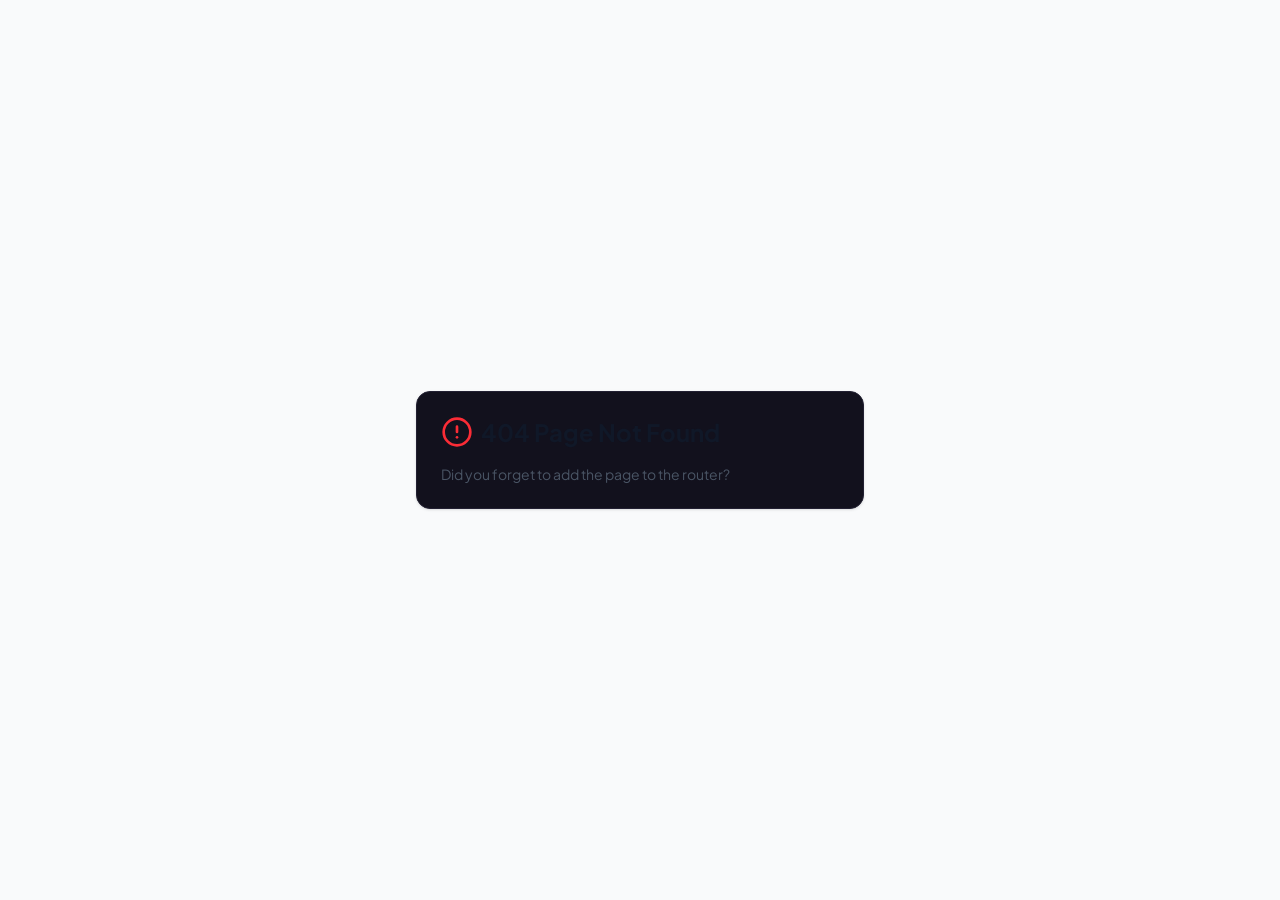
<file: index.html>
<!DOCTYPE html>
<html class="dark" lang="en">
 <head>
  <meta charset="utf-8"/>
  <meta content="width=device-width, initial-scale=1.0, maximum-scale=1" name="viewport"/>
  <meta content="Codez builds high-quality websites and mobile applications for businesses ready to make an impact online." name="description"/>
  <meta content="index,follow" name="robots"/>
  <meta content="#6d28d9" name="theme-color"/>
  <meta content="Codez" property="og:title"/>
  <meta content="Codez builds high-quality websites and mobile applications for businesses ready to make an impact online." property="og:description"/>
  <meta content="website" property="og:type"/>
  <meta content="summary" name="twitter:card"/>
  <meta content="Codez" name="twitter:title"/>
  <meta content="Codez builds high-quality websites and mobile applications for businesses ready to make an impact online." name="twitter:description"/>
  <title>
   Codez
  </title>
  <link href="./favicon.svg" rel="icon" type="image/svg+xml"/>
  <link href="./site.webmanifest" rel="manifest"/>
  <link href="https://fonts.googleapis.com" rel="preconnect"/>
  <link crossorigin="" href="https://fonts.gstatic.com" rel="preconnect"/>
  <link href="https://fonts.googleapis.com/css2?family=Inter:wght@400;500;600;700&amp;display=swap" rel="stylesheet"/>
  <script crossorigin="" src="./script.js" type="module">
  </script>
  <link crossorigin="" href="./style.css" rel="stylesheet"/>
 </head>
 <body>
  <div id="root">
   <div class="dark min-h-screen bg-background text-foreground selection:bg-primary/30">
    <main class="relative flex min-h-screen flex-col overflow-hidden">
     <header class="fixed top-0 left-0 right-0 z-50 transition-all duration-300 bg-transparent py-6" style="transform: translateY(-100px);">
      <div class="container mx-auto px-6 flex items-center justify-between">
       <a class="flex items-center gap-2.5 group" href="./">
        <div class="w-8 h-8 rounded-lg bg-primary flex items-center justify-center text-primary-foreground font-extrabold text-lg tracking-tighter group-hover:scale-105 transition-transform shadow-[0_0_14px_hsl(252,71%,51%,0.5)]">
         C
        </div>
        <span class="font-extrabold text-xl tracking-tight">
         Codez
         <span class="text-primary">
          .
         </span>
        </span>
       </a>
       <nav class="hidden md:flex items-center gap-8">
        <a class="text-sm font-medium text-muted-foreground hover:text-foreground transition-colors" href="#services">
         Services
        </a>
        <a class="text-sm font-medium text-muted-foreground hover:text-foreground transition-colors" href="#portfolio">
         Portfolio
        </a>
        <a class="text-sm font-medium text-muted-foreground hover:text-foreground transition-colors" href="#testimonials">
         Reviews
        </a>
        <a class="text-sm font-medium text-muted-foreground hover:text-foreground transition-colors" href="#faq">
         FAQ
        </a>
        <a href="#contact">
         <button class="inline-flex items-center justify-center gap-2 whitespace-nowrap transition-colors focus-visible:outline-none focus-visible:ring-1 focus-visible:ring-ring disabled:pointer-events-none disabled:opacity-50 [&amp;_svg]:pointer-events-none [&amp;_svg]:size-4 [&amp;_svg]:shrink-0 hover-elevate active-elevate-2 border border-primary-border min-h-9 px-4 py-2 font-semibold text-sm bg-primary text-primary-foreground hover:bg-primary/90 rounded-lg shadow-[0_0_16px_hsl(252,71%,51%,0.3)]">
          Get a Quote
         </button>
        </a>
       </nav>
       <button aria-label="Toggle menu" class="md:hidden flex items-center justify-center w-10 h-10 rounded-xl border border-border bg-background/50 text-foreground hover:bg-primary/10 hover:border-primary/40 transition-all">
        <svg aria-hidden="true" class="lucide lucide-menu w-5 h-5" fill="none" height="24" stroke="currentColor" stroke-linecap="round" stroke-linejoin="round" stroke-width="2" viewbox="0 0 24 24" width="24" xmlns="http://www.w3.org/2000/svg">
         <path d="M4 5h16">
         </path>
         <path d="M4 12h16">
         </path>
         <path d="M4 19h16">
         </path>
        </svg>
       </button>
      </div>
     </header>
     <section class="relative min-h-[100dvh] flex items-center justify-center pt-20 overflow-hidden">
      <div class="absolute inset-0 bg-grid-pattern opacity-40">
      </div>
      <div class="glow-orb w-[900px] h-[900px] top-[-250px] left-[-250px]">
      </div>
      <div class="glow-orb-secondary w-[700px] h-[700px] bottom-[-150px] right-[-150px] opacity-60">
      </div>
      <div class="container mx-auto px-6 relative z-10">
       <div class="max-w-4xl mx-auto text-center">
        <div class="inline-flex items-center gap-2 px-4 py-1.5 rounded-full bg-primary/10 border border-primary/20 mb-8" style="opacity: 0; transform: translateY(20px);">
         <div class="w-2 h-2 rounded-full bg-primary animate-pulse">
         </div>
         <span class="text-xs font-mono text-primary/90 uppercase tracking-widest">
          Websites &amp; Mobile Applications
         </span>
        </div>
        <h1 class="text-5xl md:text-7xl lg:text-8xl font-extrabold tracking-tighter leading-[1.05] mb-6" style="opacity: 0; transform: translateY(30px);">
         We build digital products
         <br/>
         <span class="text-gradient-primary">
          people love to use.
         </span>
        </h1>
        <p class="text-lg md:text-xl text-muted-foreground mb-10 max-w-2xl mx-auto leading-relaxed" style="opacity: 0; transform: translateY(20px);">
         Codez is a software services company crafting high-quality websites and mobile applications for businesses ready to make an impact online.
        </p>
        <div class="flex flex-col sm:flex-row items-center justify-center gap-4" style="opacity: 0; transform: translateY(20px);">
         <a class="w-full sm:w-auto" href="#contact">
          <button class="inline-flex items-center justify-center gap-2 whitespace-nowrap transition-colors focus-visible:outline-none focus-visible:ring-1 focus-visible:ring-ring disabled:pointer-events-none disabled:opacity-50 [&amp;_svg]:pointer-events-none [&amp;_svg]:size-4 [&amp;_svg]:shrink-0 hover-elevate active-elevate-2 border border-primary-border min-h-10 w-full h-14 px-8 bg-primary hover:bg-primary/90 text-primary-foreground text-base font-semibold rounded-xl group shadow-[0_0_30px_hsl(252,71%,51%,0.3)]">
           Start Your Project
           <svg aria-hidden="true" class="lucide lucide-arrow-right ml-2 w-5 h-5 group-hover:translate-x-1 transition-transform" fill="none" height="24" stroke="currentColor" stroke-linecap="round" stroke-linejoin="round" stroke-width="2" viewbox="0 0 24 24" width="24" xmlns="http://www.w3.org/2000/svg">
            <path d="M5 12h14">
            </path>
            <path d="m12 5 7 7-7 7">
            </path>
           </svg>
          </button>
         </a>
         <a class="w-full sm:w-auto" href="#portfolio">
          <button class="inline-flex items-center justify-center gap-2 whitespace-nowrap transition-colors focus-visible:outline-none focus-visible:ring-1 focus-visible:ring-ring disabled:pointer-events-none disabled:opacity-50 [&amp;_svg]:pointer-events-none [&amp;_svg]:size-4 [&amp;_svg]:shrink-0 hover-elevate active-elevate-2 border [border-color:var(--button-outline)] shadow-xs active:shadow-none min-h-10 w-full h-14 px-8 border-white/10 hover:bg-white/5 text-base font-medium rounded-xl">
           View Our Work
          </button>
         </a>
        </div>
        <div class="flex flex-col sm:flex-row items-center justify-center gap-8 mt-16 text-sm text-muted-foreground" style="opacity: 0;">
         <div class="flex items-center gap-2">
          <svg aria-hidden="true" class="lucide lucide-globe w-4 h-4 text-primary" fill="none" height="24" stroke="currentColor" stroke-linecap="round" stroke-linejoin="round" stroke-width="2" viewbox="0 0 24 24" width="24" xmlns="http://www.w3.org/2000/svg">
           <circle cx="12" cy="12" r="10">
           </circle>
           <path d="M12 2a14.5 14.5 0 0 0 0 20 14.5 14.5 0 0 0 0-20">
           </path>
           <path d="M2 12h20">
           </path>
          </svg>
          <span>
           Custom Websites
          </span>
         </div>
         <div class="w-1 h-1 rounded-full bg-border hidden sm:block">
         </div>
         <div class="flex items-center gap-2">
          <svg aria-hidden="true" class="lucide lucide-smartphone w-4 h-4 text-primary" fill="none" height="24" stroke="currentColor" stroke-linecap="round" stroke-linejoin="round" stroke-width="2" viewbox="0 0 24 24" width="24" xmlns="http://www.w3.org/2000/svg">
           <rect height="20" rx="2" ry="2" width="14" x="5" y="2">
           </rect>
           <path d="M12 18h.01">
           </path>
          </svg>
          <span>
           iOS &amp; Android Apps
          </span>
         </div>
         <div class="w-1 h-1 rounded-full bg-border hidden sm:block">
         </div>
         <div class="flex items-center gap-2">
          <div class="w-4 h-4 rounded-full border-2 border-primary flex items-center justify-center">
           <div class="w-1.5 h-1.5 rounded-full bg-primary">
           </div>
          </div>
          <span>
           End-to-End Delivery
          </span>
         </div>
        </div>
       </div>
      </div>
     </section>
     <section class="py-20 border-y border-border bg-card/50">
      <div class="container mx-auto px-6">
       <p class="text-center text-xs font-mono text-muted-foreground uppercase tracking-widest mb-10">
        Trusted by businesses worldwide
       </p>
       <div class="flex flex-wrap justify-center items-center gap-x-12 gap-y-8 md:gap-x-20 opacity-50 hover:opacity-80 transition-opacity duration-700">
        <div class="text-lg md:text-xl font-bold tracking-tight text-foreground/70 flex items-center gap-2" style="opacity: 0; transform: translateY(10px);">
         <div class="w-5 h-5 rounded bg-primary/20 border border-primary/30 flex items-center justify-center">
          <div class="w-2 h-2 rounded-sm bg-primary/60">
          </div>
         </div>
         Luminary Retail
        </div>
        <div class="text-lg md:text-xl font-bold tracking-tight text-foreground/70 flex items-center gap-2" style="opacity: 0; transform: translateY(10px);">
         <div class="w-5 h-5 rounded bg-primary/20 border border-primary/30 flex items-center justify-center">
          <div class="w-2 h-2 rounded-sm bg-primary/60">
          </div>
         </div>
         TrackFit Pro
        </div>
        <div class="text-lg md:text-xl font-bold tracking-tight text-foreground/70 flex items-center gap-2" style="opacity: 0; transform: translateY(10px);">
         <div class="w-5 h-5 rounded bg-primary/20 border border-primary/30 flex items-center justify-center">
          <div class="w-2 h-2 rounded-sm bg-primary/60">
          </div>
         </div>
         Meridian Realty
        </div>
        <div class="text-lg md:text-xl font-bold tracking-tight text-foreground/70 flex items-center gap-2" style="opacity: 0; transform: translateY(10px);">
         <div class="w-5 h-5 rounded bg-primary/20 border border-primary/30 flex items-center justify-center">
          <div class="w-2 h-2 rounded-sm bg-primary/60">
          </div>
         </div>
         Apex Ventures
        </div>
        <div class="text-lg md:text-xl font-bold tracking-tight text-foreground/70 flex items-center gap-2" style="opacity: 0; transform: translateY(10px);">
         <div class="w-5 h-5 rounded bg-primary/20 border border-primary/30 flex items-center justify-center">
          <div class="w-2 h-2 rounded-sm bg-primary/60">
          </div>
         </div>
         Novu Health
        </div>
        <div class="text-lg md:text-xl font-bold tracking-tight text-foreground/70 flex items-center gap-2" style="opacity: 0; transform: translateY(10px);">
         <div class="w-5 h-5 rounded bg-primary/20 border border-primary/30 flex items-center justify-center">
          <div class="w-2 h-2 rounded-sm bg-primary/60">
          </div>
         </div>
         Prism Studios
        </div>
       </div>
      </div>
     </section>
     <section class="py-20 md:py-32 relative overflow-hidden" id="about">
      <div class="absolute inset-0 bg-background z-0">
      </div>
      <div class="container mx-auto px-6 relative z-10">
       <div class="grid grid-cols-1 lg:grid-cols-2 gap-16 items-center">
        <div style="opacity: 0; transform: translateX(-30px);">
         <div class="inline-flex items-center gap-2 text-xs font-mono text-primary uppercase tracking-widest mb-6">
          <div class="w-6 h-px bg-primary">
          </div>
          Why Codez
         </div>
         <h2 class="text-3xl md:text-5xl font-bold mb-6 tracking-tight">
          Your digital presence is your
          <br/>
          <span class="text-gradient-primary italic">
           first impression.
          </span>
         </h2>
         <div class="space-y-5 text-muted-foreground text-lg leading-relaxed">
          <p>
           Most agencies churn out templated sites that look like everyone else's. Your business is unique ΓÇö your website and app should be too.
          </p>
          <p>
           At Codez, we take the time to understand your brand, your customers, and your goals. Then we craft a digital product that genuinely represents who you are and converts visitors into loyal customers.
          </p>
         </div>
         <div class="mt-12 grid grid-cols-1 sm:grid-cols-3 gap-6">
          <div class="flex flex-col gap-2">
           <svg aria-hidden="true" class="lucide lucide-zap w-6 h-6 text-primary" fill="none" height="24" stroke="currentColor" stroke-linecap="round" stroke-linejoin="round" stroke-width="2" viewbox="0 0 24 24" width="24" xmlns="http://www.w3.org/2000/svg">
            <path d="M4 14a1 1 0 0 1-.78-1.63l9.9-10.2a.5.5 0 0 1 .86.46l-1.92 6.02A1 1 0 0 0 13 10h7a1 1 0 0 1 .78 1.63l-9.9 10.2a.5.5 0 0 1-.86-.46l1.92-6.02A1 1 0 0 0 11 14z">
            </path>
           </svg>
           <div class="text-2xl font-bold font-mono text-white">
            2ΓÇô6 wks
           </div>
           <div class="text-sm text-muted-foreground uppercase tracking-wider">
            Fast Delivery
           </div>
          </div>
          <div class="flex flex-col gap-2">
           <svg aria-hidden="true" class="lucide lucide-star w-6 h-6 text-primary" fill="none" height="24" stroke="currentColor" stroke-linecap="round" stroke-linejoin="round" stroke-width="2" viewbox="0 0 24 24" width="24" xmlns="http://www.w3.org/2000/svg">
            <path d="M11.525 2.295a.53.53 0 0 1 .95 0l2.31 4.679a2.123 2.123 0 0 0 1.595 1.16l5.166.756a.53.53 0 0 1 .294.904l-3.736 3.638a2.123 2.123 0 0 0-.611 1.878l.882 5.14a.53.53 0 0 1-.771.56l-4.618-2.428a2.122 2.122 0 0 0-1.973 0L6.396 21.01a.53.53 0 0 1-.77-.56l.881-5.139a2.122 2.122 0 0 0-.611-1.879L2.16 9.795a.53.53 0 0 1 .294-.906l5.165-.755a2.122 2.122 0 0 0 1.597-1.16z">
            </path>
           </svg>
           <div class="text-2xl font-bold font-mono text-white">
            5.0 / 5
           </div>
           <div class="text-sm text-muted-foreground uppercase tracking-wider">
            Client Rating
           </div>
          </div>
          <div class="flex flex-col gap-2">
           <svg aria-hidden="true" class="lucide lucide-heart-handshake w-6 h-6 text-primary" fill="none" height="24" stroke="currentColor" stroke-linecap="round" stroke-linejoin="round" stroke-width="2" viewbox="0 0 24 24" width="24" xmlns="http://www.w3.org/2000/svg">
            <path d="M19.414 14.414C21 12.828 22 11.5 22 9.5a5.5 5.5 0 0 0-9.591-3.676.6.6 0 0 1-.818.001A5.5 5.5 0 0 0 2 9.5c0 2.3 1.5 4 3 5.5l5.535 5.362a2 2 0 0 0 2.879.052 2.12 2.12 0 0 0-.004-3 2.124 2.124 0 1 0 3-3 2.124 2.124 0 0 0 3.004 0 2 2 0 0 0 0-2.828l-1.881-1.882a2.41 2.41 0 0 0-3.409 0l-1.71 1.71a2 2 0 0 1-2.828 0 2 2 0 0 1 0-2.828l2.823-2.762">
            </path>
           </svg>
           <div class="text-2xl font-bold font-mono text-white">
            Always
           </div>
           <div class="text-sm text-muted-foreground uppercase tracking-wider">
            Ongoing Support
           </div>
          </div>
         </div>
        </div>
        <div class="relative" style="opacity: 0; transform: scale(0.92);">
         <div class="rounded-2xl bg-card border border-border overflow-hidden p-8 flex flex-col relative group">
          <div class="absolute inset-0 bg-gradient-to-br from-primary/8 to-transparent opacity-0 group-hover:opacity-100 transition-opacity duration-500">
          </div>
          <div class="flex items-center gap-3 mb-6">
           <div class="w-3 h-3 rounded-full bg-red-500">
           </div>
           <div class="w-3 h-3 rounded-full bg-yellow-500">
           </div>
           <div class="w-3 h-3 rounded-full bg-green-500">
           </div>
           <div class="text-xs font-mono text-muted-foreground ml-4">
            App.tsx
           </div>
          </div>
          <div class="font-mono text-sm text-muted-foreground/80 space-y-1.5">
           <p>
            <span class="text-pink-400">
             import
            </span>
            <span class="text-blue-300">
             React
            </span>
            <span class="text-pink-400">
             from
            </span>
            <span class="text-green-400">
             'react'
            </span>
            ;
           </p>
           <p class="mt-3">
            <span class="text-pink-400">
             export default function
            </span>
            <span class="text-yellow-200">
             App
            </span>
            () {
           </p>
           <p class="pl-4 text-gray-500">
            // Your brand, beautifully engineered
           </p>
           <p class="pl-4 mt-2">
            <span class="text-pink-400">
             return
            </span>
            (
           </p>
           <p class="pl-8">
            <span class="text-blue-300">
             &lt;main
            </span>
            <span class="text-orange-300">
             className
            </span>
            =
            <span class="text-green-400">
             "your-vision"
            </span>
            <span class="text-blue-300">
             &gt;
            </span>
           </p>
           <p class="pl-12">
            <span class="text-blue-300">
             &lt;Hero
            </span>
            <span class="text-orange-300">
             headline
            </span>
            =
            <span class="text-green-400">
             "Built for growth"
            </span>
            <span class="text-blue-300">
             /&gt;
            </span>
           </p>
           <p class="pl-12">
            <span class="text-blue-300">
             &lt;Services
            </span>
            <span class="text-orange-300">
             items
            </span>
            ={
            <span class="text-purple-300">
             services
            </span>
            }
            <span class="text-blue-300">
             /&gt;
            </span>
           </p>
           <p class="pl-12">
            <span class="text-blue-300">
             &lt;CTA
            </span>
            <span class="text-orange-300">
             action
            </span>
            =
            <span class="text-green-400">
             "Get started"
            </span>
            <span class="text-blue-300">
             /&gt;
            </span>
           </p>
           <p class="pl-8">
            <span class="text-blue-300">
             &lt;/main&gt;
            </span>
           </p>
           <p class="pl-4">
            );
           </p>
           <p>
            }
           </p>
          </div>
         </div>
         <div class="absolute -top-10 -right-10 w-48 h-48 bg-primary/15 rounded-full blur-3xl">
         </div>
         <div class="absolute -bottom-10 -left-10 w-40 h-40 bg-purple-600/15 rounded-full blur-3xl">
         </div>
        </div>
       </div>
      </div>
     </section>
     <section class="py-20 md:py-32 bg-card relative" id="services">
      <div class="container mx-auto px-6">
       <div class="flex flex-col md:flex-row md:items-end justify-between mb-12 md:mb-20 gap-8">
        <div class="max-w-2xl">
         <div class="inline-flex items-center gap-2 text-xs font-mono text-primary uppercase tracking-widest mb-4">
          <div class="w-6 h-px bg-primary">
          </div>
          What We Build
         </div>
         <h2 class="text-3xl md:text-5xl font-bold tracking-tight mb-6">
          Our Services.
         </h2>
         <p class="text-muted-foreground text-lg">
          We cover every layer of your digital product ΓÇö from pixel-perfect UI to the infrastructure running behind it.
         </p>
        </div>
        <a class="flex items-center gap-2 text-primary font-medium text-sm hover:text-white transition-colors group" href="#contact">
         Get a Free Quote
         <svg aria-hidden="true" class="lucide lucide-arrow-right w-4 h-4 group-hover:translate-x-1 transition-transform" fill="none" height="24" stroke="currentColor" stroke-linecap="round" stroke-linejoin="round" stroke-width="2" viewbox="0 0 24 24" width="24" xmlns="http://www.w3.org/2000/svg">
          <path d="M5 12h14">
          </path>
          <path d="m12 5 7 7-7 7">
          </path>
         </svg>
        </a>
       </div>
       <div class="grid grid-cols-1 md:grid-cols-3 gap-6">
        <div class="bg-background border border-border p-8 rounded-2xl group hover:border-primary/40 hover:shadow-[0_0_30px_hsl(252,71%,51%,0.1)] transition-all duration-300 cursor-default" style="opacity: 0; transform: translateY(24px);">
         <div class="w-12 h-12 bg-primary/10 border border-primary/20 rounded-xl flex items-center justify-center mb-8 group-hover:bg-primary/20 transition-colors duration-300">
          <svg aria-hidden="true" class="lucide lucide-globe w-6 h-6 text-primary" fill="none" height="24" stroke="currentColor" stroke-linecap="round" stroke-linejoin="round" stroke-width="2" viewbox="0 0 24 24" width="24" xmlns="http://www.w3.org/2000/svg">
           <circle cx="12" cy="12" r="10">
           </circle>
           <path d="M12 2a14.5 14.5 0 0 0 0 20 14.5 14.5 0 0 0 0-20">
           </path>
           <path d="M2 12h20">
           </path>
          </svg>
         </div>
         <h3 class="text-xl font-bold mb-4">
          Website Development
         </h3>
         <p class="text-muted-foreground mb-8 text-sm leading-relaxed">
          From sleek landing pages to powerful web applications, we design and build websites that look stunning and perform flawlessly across all devices.
         </p>
         <ul class="space-y-3">
          <li class="flex items-center gap-3 text-sm text-foreground/70">
           <div class="w-1.5 h-1.5 bg-primary rounded-full flex-shrink-0">
           </div>
           Landing Pages &amp; Marketing Sites
          </li>
          <li class="flex items-center gap-3 text-sm text-foreground/70">
           <div class="w-1.5 h-1.5 bg-primary rounded-full flex-shrink-0">
           </div>
           Web Applications &amp; Portals
          </li>
          <li class="flex items-center gap-3 text-sm text-foreground/70">
           <div class="w-1.5 h-1.5 bg-primary rounded-full flex-shrink-0">
           </div>
           E-commerce Solutions
          </li>
          <li class="flex items-center gap-3 text-sm text-foreground/70">
           <div class="w-1.5 h-1.5 bg-primary rounded-full flex-shrink-0">
           </div>
           CMS Integration
          </li>
         </ul>
        </div>
        <div class="bg-background border border-border p-8 rounded-2xl group hover:border-primary/40 hover:shadow-[0_0_30px_hsl(252,71%,51%,0.1)] transition-all duration-300 cursor-default" style="opacity: 0; transform: translateY(24px);">
         <div class="w-12 h-12 bg-primary/10 border border-primary/20 rounded-xl flex items-center justify-center mb-8 group-hover:bg-primary/20 transition-colors duration-300">
          <svg aria-hidden="true" class="lucide lucide-smartphone w-6 h-6 text-primary" fill="none" height="24" stroke="currentColor" stroke-linecap="round" stroke-linejoin="round" stroke-width="2" viewbox="0 0 24 24" width="24" xmlns="http://www.w3.org/2000/svg">
           <rect height="20" rx="2" ry="2" width="14" x="5" y="2">
           </rect>
           <path d="M12 18h.01">
           </path>
          </svg>
         </div>
         <h3 class="text-xl font-bold mb-4">
          Mobile App Development
         </h3>
         <p class="text-muted-foreground mb-8 text-sm leading-relaxed">
          We build polished iOS and Android apps that users actually enjoy. Whether native or cross-platform, your app will be fast, intuitive, and reliable.
         </p>
         <ul class="space-y-3">
          <li class="flex items-center gap-3 text-sm text-foreground/70">
           <div class="w-1.5 h-1.5 bg-primary rounded-full flex-shrink-0">
           </div>
           iOS &amp; Android Apps
          </li>
          <li class="flex items-center gap-3 text-sm text-foreground/70">
           <div class="w-1.5 h-1.5 bg-primary rounded-full flex-shrink-0">
           </div>
           React Native / Flutter
          </li>
          <li class="flex items-center gap-3 text-sm text-foreground/70">
           <div class="w-1.5 h-1.5 bg-primary rounded-full flex-shrink-0">
           </div>
           App Store Publishing
          </li>
          <li class="flex items-center gap-3 text-sm text-foreground/70">
           <div class="w-1.5 h-1.5 bg-primary rounded-full flex-shrink-0">
           </div>
           Push Notifications &amp; Analytics
          </li>
         </ul>
        </div>
        <div class="bg-background border border-border p-8 rounded-2xl group hover:border-primary/40 hover:shadow-[0_0_30px_hsl(252,71%,51%,0.1)] transition-all duration-300 cursor-default" style="opacity: 0; transform: translateY(24px);">
         <div class="w-12 h-12 bg-primary/10 border border-primary/20 rounded-xl flex items-center justify-center mb-8 group-hover:bg-primary/20 transition-colors duration-300">
          <svg aria-hidden="true" class="lucide lucide-layers w-6 h-6 text-primary" fill="none" height="24" stroke="currentColor" stroke-linecap="round" stroke-linejoin="round" stroke-width="2" viewbox="0 0 24 24" width="24" xmlns="http://www.w3.org/2000/svg">
           <path d="M12.83 2.18a2 2 0 0 0-1.66 0L2.6 6.08a1 1 0 0 0 0 1.83l8.58 3.91a2 2 0 0 0 1.66 0l8.58-3.9a1 1 0 0 0 0-1.83z">
           </path>
           <path d="M2 12a1 1 0 0 0 .58.91l8.6 3.91a2 2 0 0 0 1.65 0l8.58-3.9A1 1 0 0 0 22 12">
           </path>
           <path d="M2 17a1 1 0 0 0 .58.91l8.6 3.91a2 2 0 0 0 1.65 0l8.58-3.9A1 1 0 0 0 22 17">
           </path>
          </svg>
         </div>
         <h3 class="text-xl font-bold mb-4">
          Full-Stack &amp; Integrations
         </h3>
         <p class="text-muted-foreground mb-8 text-sm leading-relaxed">
          Beyond the interface, we build the backend systems, APIs, and third-party integrations that power your product ΓÇö scalable from day one.
         </p>
         <ul class="space-y-3">
          <li class="flex items-center gap-3 text-sm text-foreground/70">
           <div class="w-1.5 h-1.5 bg-primary rounded-full flex-shrink-0">
           </div>
           REST &amp; GraphQL APIs
          </li>
          <li class="flex items-center gap-3 text-sm text-foreground/70">
           <div class="w-1.5 h-1.5 bg-primary rounded-full flex-shrink-0">
           </div>
           Payment Gateways
          </li>
          <li class="flex items-center gap-3 text-sm text-foreground/70">
           <div class="w-1.5 h-1.5 bg-primary rounded-full flex-shrink-0">
           </div>
           Authentication &amp; Security
          </li>
          <li class="flex items-center gap-3 text-sm text-foreground/70">
           <div class="w-1.5 h-1.5 bg-primary rounded-full flex-shrink-0">
           </div>
           Cloud Deployment &amp; Hosting
          </li>
         </ul>
        </div>
       </div>
      </div>
     </section>
     <section class="py-16 md:py-24 border-t border-border bg-card/40" id="stack">
      <div class="container mx-auto px-6">
       <div class="text-center mb-14">
        <div class="inline-flex items-center gap-2 text-xs font-mono text-primary uppercase tracking-widest mb-4">
         <div class="w-6 h-px bg-primary">
         </div>
         Technology
         <div class="w-6 h-px bg-primary">
         </div>
        </div>
        <h2 class="text-3xl md:text-4xl font-bold tracking-tight mb-4">
         Our Tech Stack.
        </h2>
        <p class="text-muted-foreground max-w-xl mx-auto">
         We work with modern, battle-tested technologies to deliver fast, scalable, and maintainable products.
        </p>
       </div>
       <div class="flex flex-wrap justify-center gap-3 max-w-4xl mx-auto">
        <div class="flex items-center gap-2.5 px-4 py-2.5 bg-background border border-border rounded-xl hover:border-primary/30 transition-all duration-200 cursor-default group" style="opacity: 0; transform: scale(0.9);">
         <span class="font-semibold text-sm text-foreground group-hover:text-primary transition-colors">
          React
         </span>
         <span class="text-[10px] font-mono px-2 py-0.5 rounded-full border text-blue-400 bg-blue-400/10 border-blue-400/20">
          Frontend
         </span>
        </div>
        <div class="flex items-center gap-2.5 px-4 py-2.5 bg-background border border-border rounded-xl hover:border-primary/30 transition-all duration-200 cursor-default group" style="opacity: 0; transform: scale(0.9);">
         <span class="font-semibold text-sm text-foreground group-hover:text-primary transition-colors">
          Next.js
         </span>
         <span class="text-[10px] font-mono px-2 py-0.5 rounded-full border text-blue-400 bg-blue-400/10 border-blue-400/20">
          Frontend
         </span>
        </div>
        <div class="flex items-center gap-2.5 px-4 py-2.5 bg-background border border-border rounded-xl hover:border-primary/30 transition-all duration-200 cursor-default group" style="opacity: 0; transform: scale(0.9);">
         <span class="font-semibold text-sm text-foreground group-hover:text-primary transition-colors">
          TypeScript
         </span>
         <span class="text-[10px] font-mono px-2 py-0.5 rounded-full border text-purple-400 bg-purple-400/10 border-purple-400/20">
          Language
         </span>
        </div>
        <div class="flex items-center gap-2.5 px-4 py-2.5 bg-background border border-border rounded-xl hover:border-primary/30 transition-all duration-200 cursor-default group" style="opacity: 0; transform: scale(0.9);">
         <span class="font-semibold text-sm text-foreground group-hover:text-primary transition-colors">
          Flutter
         </span>
         <span class="text-[10px] font-mono px-2 py-0.5 rounded-full border text-green-400 bg-green-400/10 border-green-400/20">
          Mobile
         </span>
        </div>
        <div class="flex items-center gap-2.5 px-4 py-2.5 bg-background border border-border rounded-xl hover:border-primary/30 transition-all duration-200 cursor-default group" style="opacity: 0; transform: scale(0.9);">
         <span class="font-semibold text-sm text-foreground group-hover:text-primary transition-colors">
          React Native
         </span>
         <span class="text-[10px] font-mono px-2 py-0.5 rounded-full border text-green-400 bg-green-400/10 border-green-400/20">
          Mobile
         </span>
        </div>
        <div class="flex items-center gap-2.5 px-4 py-2.5 bg-background border border-border rounded-xl hover:border-primary/30 transition-all duration-200 cursor-default group" style="opacity: 0; transform: scale(0.9);">
         <span class="font-semibold text-sm text-foreground group-hover:text-primary transition-colors">
          Swift
         </span>
         <span class="text-[10px] font-mono px-2 py-0.5 rounded-full border text-slate-300 bg-slate-300/10 border-slate-300/20">
          iOS
         </span>
        </div>
        <div class="flex items-center gap-2.5 px-4 py-2.5 bg-background border border-border rounded-xl hover:border-primary/30 transition-all duration-200 cursor-default group" style="opacity: 0; transform: scale(0.9);">
         <span class="font-semibold text-sm text-foreground group-hover:text-primary transition-colors">
          Node.js
         </span>
         <span class="text-[10px] font-mono px-2 py-0.5 rounded-full border text-orange-400 bg-orange-400/10 border-orange-400/20">
          Backend
         </span>
        </div>
        <div class="flex items-center gap-2.5 px-4 py-2.5 bg-background border border-border rounded-xl hover:border-primary/30 transition-all duration-200 cursor-default group" style="opacity: 0; transform: scale(0.9);">
         <span class="font-semibold text-sm text-foreground group-hover:text-primary transition-colors">
          Python
         </span>
         <span class="text-[10px] font-mono px-2 py-0.5 rounded-full border text-orange-400 bg-orange-400/10 border-orange-400/20">
          Backend
         </span>
        </div>
        <div class="flex items-center gap-2.5 px-4 py-2.5 bg-background border border-border rounded-xl hover:border-primary/30 transition-all duration-200 cursor-default group" style="opacity: 0; transform: scale(0.9);">
         <span class="font-semibold text-sm text-foreground group-hover:text-primary transition-colors">
          PostgreSQL
         </span>
         <span class="text-[10px] font-mono px-2 py-0.5 rounded-full border text-cyan-400 bg-cyan-400/10 border-cyan-400/20">
          Database
         </span>
        </div>
        <div class="flex items-center gap-2.5 px-4 py-2.5 bg-background border border-border rounded-xl hover:border-primary/30 transition-all duration-200 cursor-default group" style="opacity: 0; transform: scale(0.9);">
         <span class="font-semibold text-sm text-foreground group-hover:text-primary transition-colors">
          MongoDB
         </span>
         <span class="text-[10px] font-mono px-2 py-0.5 rounded-full border text-cyan-400 bg-cyan-400/10 border-cyan-400/20">
          Database
         </span>
        </div>
        <div class="flex items-center gap-2.5 px-4 py-2.5 bg-background border border-border rounded-xl hover:border-primary/30 transition-all duration-200 cursor-default group" style="opacity: 0; transform: scale(0.9);">
         <span class="font-semibold text-sm text-foreground group-hover:text-primary transition-colors">
          AWS
         </span>
         <span class="text-[10px] font-mono px-2 py-0.5 rounded-full border text-yellow-400 bg-yellow-400/10 border-yellow-400/20">
          Cloud
         </span>
        </div>
        <div class="flex items-center gap-2.5 px-4 py-2.5 bg-background border border-border rounded-xl hover:border-primary/30 transition-all duration-200 cursor-default group" style="opacity: 0; transform: scale(0.9);">
         <span class="font-semibold text-sm text-foreground group-hover:text-primary transition-colors">
          Vercel
         </span>
         <span class="text-[10px] font-mono px-2 py-0.5 rounded-full border text-yellow-400 bg-yellow-400/10 border-yellow-400/20">
          Cloud
         </span>
        </div>
        <div class="flex items-center gap-2.5 px-4 py-2.5 bg-background border border-border rounded-xl hover:border-primary/30 transition-all duration-200 cursor-default group" style="opacity: 0; transform: scale(0.9);">
         <span class="font-semibold text-sm text-foreground group-hover:text-primary transition-colors">
          Tailwind CSS
         </span>
         <span class="text-[10px] font-mono px-2 py-0.5 rounded-full border text-pink-400 bg-pink-400/10 border-pink-400/20">
          Styling
         </span>
        </div>
        <div class="flex items-center gap-2.5 px-4 py-2.5 bg-background border border-border rounded-xl hover:border-primary/30 transition-all duration-200 cursor-default group" style="opacity: 0; transform: scale(0.9);">
         <span class="font-semibold text-sm text-foreground group-hover:text-primary transition-colors">
          Figma
         </span>
         <span class="text-[10px] font-mono px-2 py-0.5 rounded-full border text-indigo-400 bg-indigo-400/10 border-indigo-400/20">
          Design
         </span>
        </div>
        <div class="flex items-center gap-2.5 px-4 py-2.5 bg-background border border-border rounded-xl hover:border-primary/30 transition-all duration-200 cursor-default group" style="opacity: 0; transform: scale(0.9);">
         <span class="font-semibold text-sm text-foreground group-hover:text-primary transition-colors">
          Stripe
         </span>
         <span class="text-[10px] font-mono px-2 py-0.5 rounded-full border text-emerald-400 bg-emerald-400/10 border-emerald-400/20">
          Payments
         </span>
        </div>
        <div class="flex items-center gap-2.5 px-4 py-2.5 bg-background border border-border rounded-xl hover:border-primary/30 transition-all duration-200 cursor-default group" style="opacity: 0; transform: scale(0.9);">
         <span class="font-semibold text-sm text-foreground group-hover:text-primary transition-colors">
          Firebase
         </span>
         <span class="text-[10px] font-mono px-2 py-0.5 rounded-full border text-orange-400 bg-orange-400/10 border-orange-400/20">
          Backend
         </span>
        </div>
       </div>
      </div>
     </section>
     <section class="py-20 md:py-32 border-t border-border" id="portfolio">
      <div class="container mx-auto px-6">
       <div class="flex flex-col md:flex-row md:items-end justify-between mb-16 gap-6">
        <div>
         <div class="inline-flex items-center gap-2 text-xs font-mono text-primary uppercase tracking-widest mb-4">
          <div class="w-6 h-px bg-primary">
          </div>
          Portfolio
         </div>
         <h2 class="text-3xl md:text-5xl font-bold tracking-tight">
          Our Work.
         </h2>
        </div>
        <p class="text-muted-foreground text-base max-w-sm">
         A selection of websites and apps we've built for clients across industries.
        </p>
       </div>
       <div class="grid grid-cols-1 md:grid-cols-2 lg:grid-cols-3 gap-6">
        <div class="group bg-card border border-border rounded-2xl overflow-hidden hover:border-primary/30 hover:shadow-[0_0_30px_hsl(252,71%,51%,0.1)] transition-all duration-300 cursor-pointer flex flex-col" style="opacity: 0; transform: translateY(24px);">
         <div class="relative h-44 bg-gradient-to-br from-violet-600/30 via-purple-500/20 to-transparent bg-card flex items-center justify-center overflow-hidden">
          <div class="absolute inset-0 bg-grid-pattern opacity-20">
          </div>
          <div class="w-16 h-16 rounded-2xl border bg-violet-500/20 border-violet-500/30 flex items-center justify-center backdrop-blur-sm">
           <svg aria-hidden="true" class="lucide lucide-globe w-7 h-7 text-foreground/70" fill="none" height="24" stroke="currentColor" stroke-linecap="round" stroke-linejoin="round" stroke-width="2" viewbox="0 0 24 24" width="24" xmlns="http://www.w3.org/2000/svg">
            <circle cx="12" cy="12" r="10">
            </circle>
            <path d="M12 2a14.5 14.5 0 0 0 0 20 14.5 14.5 0 0 0 0-20">
            </path>
            <path d="M2 12h20">
            </path>
           </svg>
          </div>
          <div class="absolute top-4 right-4 w-8 h-8 rounded-full bg-background/30 border border-white/10 flex items-center justify-center opacity-0 group-hover:opacity-100 transition-opacity">
           <svg aria-hidden="true" class="lucide lucide-arrow-up-right w-4 h-4 text-white" fill="none" height="24" stroke="currentColor" stroke-linecap="round" stroke-linejoin="round" stroke-width="2" viewbox="0 0 24 24" width="24" xmlns="http://www.w3.org/2000/svg">
            <path d="M7 7h10v10">
            </path>
            <path d="M7 17 17 7">
            </path>
           </svg>
          </div>
          <div class="absolute bottom-4 left-4">
           <span class="text-xs font-mono px-2.5 py-1 rounded-full border bg-violet-500/20 border-violet-500/30 text-foreground/80">
            Web App
           </span>
          </div>
         </div>
         <div class="p-6 flex flex-col gap-3 flex-1">
          <div>
           <h3 class="text-lg font-bold group-hover:text-primary transition-colors">
            Luminary Shop
           </h3>
           <p class="text-xs text-muted-foreground">
            Luminary Retail
           </p>
          </div>
          <p class="text-sm text-muted-foreground leading-relaxed flex-1">
           Full-featured e-commerce platform with inventory management, payment integration, and a real-time analytics dashboard.
          </p>
          <div class="flex flex-wrap gap-2 pt-2">
           <span class="text-xs font-mono px-2 py-0.5 bg-muted rounded-md text-muted-foreground border border-border">
            React
           </span>
           <span class="text-xs font-mono px-2 py-0.5 bg-muted rounded-md text-muted-foreground border border-border">
            Node.js
           </span>
           <span class="text-xs font-mono px-2 py-0.5 bg-muted rounded-md text-muted-foreground border border-border">
            Stripe
           </span>
           <span class="text-xs font-mono px-2 py-0.5 bg-muted rounded-md text-muted-foreground border border-border">
            PostgreSQL
           </span>
          </div>
         </div>
        </div>
        <div class="group bg-card border border-border rounded-2xl overflow-hidden hover:border-primary/30 hover:shadow-[0_0_30px_hsl(252,71%,51%,0.1)] transition-all duration-300 cursor-pointer flex flex-col" style="opacity: 0; transform: translateY(24px);">
         <div class="relative h-44 bg-gradient-to-br from-emerald-600/25 via-green-500/15 to-transparent bg-card flex items-center justify-center overflow-hidden">
          <div class="absolute inset-0 bg-grid-pattern opacity-20">
          </div>
          <div class="w-16 h-16 rounded-2xl border bg-emerald-500/20 border-emerald-500/30 flex items-center justify-center backdrop-blur-sm">
           <svg aria-hidden="true" class="lucide lucide-smartphone w-7 h-7 text-foreground/70" fill="none" height="24" stroke="currentColor" stroke-linecap="round" stroke-linejoin="round" stroke-width="2" viewbox="0 0 24 24" width="24" xmlns="http://www.w3.org/2000/svg">
            <rect height="20" rx="2" ry="2" width="14" x="5" y="2">
            </rect>
            <path d="M12 18h.01">
            </path>
           </svg>
          </div>
          <div class="absolute top-4 right-4 w-8 h-8 rounded-full bg-background/30 border border-white/10 flex items-center justify-center opacity-0 group-hover:opacity-100 transition-opacity">
           <svg aria-hidden="true" class="lucide lucide-arrow-up-right w-4 h-4 text-white" fill="none" height="24" stroke="currentColor" stroke-linecap="round" stroke-linejoin="round" stroke-width="2" viewbox="0 0 24 24" width="24" xmlns="http://www.w3.org/2000/svg">
            <path d="M7 7h10v10">
            </path>
            <path d="M7 17 17 7">
            </path>
           </svg>
          </div>
          <div class="absolute bottom-4 left-4">
           <span class="text-xs font-mono px-2.5 py-1 rounded-full border bg-emerald-500/20 border-emerald-500/30 text-foreground/80">
            Mobile App
           </span>
          </div>
         </div>
         <div class="p-6 flex flex-col gap-3 flex-1">
          <div>
           <h3 class="text-lg font-bold group-hover:text-primary transition-colors">
            TrackFit
           </h3>
           <p class="text-xs text-muted-foreground">
            TrackFit Pro
           </p>
          </div>
          <p class="text-sm text-muted-foreground leading-relaxed flex-1">
           Cross-platform fitness tracking app with workout plans, progress charts, nutrition logging, and social features.
          </p>
          <div class="flex flex-wrap gap-2 pt-2">
           <span class="text-xs font-mono px-2 py-0.5 bg-muted rounded-md text-muted-foreground border border-border">
            React Native
           </span>
           <span class="text-xs font-mono px-2 py-0.5 bg-muted rounded-md text-muted-foreground border border-border">
            Firebase
           </span>
           <span class="text-xs font-mono px-2 py-0.5 bg-muted rounded-md text-muted-foreground border border-border">
            iOS
           </span>
           <span class="text-xs font-mono px-2 py-0.5 bg-muted rounded-md text-muted-foreground border border-border">
            Android
           </span>
          </div>
         </div>
        </div>
        <div class="group bg-card border border-border rounded-2xl overflow-hidden hover:border-primary/30 hover:shadow-[0_0_30px_hsl(252,71%,51%,0.1)] transition-all duration-300 cursor-pointer flex flex-col" style="opacity: 0; transform: translateY(24px);">
         <div class="relative h-44 bg-gradient-to-br from-blue-600/25 via-cyan-500/15 to-transparent bg-card flex items-center justify-center overflow-hidden">
          <div class="absolute inset-0 bg-grid-pattern opacity-20">
          </div>
          <div class="w-16 h-16 rounded-2xl border bg-blue-500/20 border-blue-500/30 flex items-center justify-center backdrop-blur-sm">
           <svg aria-hidden="true" class="lucide lucide-globe w-7 h-7 text-foreground/70" fill="none" height="24" stroke="currentColor" stroke-linecap="round" stroke-linejoin="round" stroke-width="2" viewbox="0 0 24 24" width="24" xmlns="http://www.w3.org/2000/svg">
            <circle cx="12" cy="12" r="10">
            </circle>
            <path d="M12 2a14.5 14.5 0 0 0 0 20 14.5 14.5 0 0 0 0-20">
            </path>
            <path d="M2 12h20">
            </path>
           </svg>
          </div>
          <div class="absolute top-4 right-4 w-8 h-8 rounded-full bg-background/30 border border-white/10 flex items-center justify-center opacity-0 group-hover:opacity-100 transition-opacity">
           <svg aria-hidden="true" class="lucide lucide-arrow-up-right w-4 h-4 text-white" fill="none" height="24" stroke="currentColor" stroke-linecap="round" stroke-linejoin="round" stroke-width="2" viewbox="0 0 24 24" width="24" xmlns="http://www.w3.org/2000/svg">
            <path d="M7 7h10v10">
            </path>
            <path d="M7 17 17 7">
            </path>
           </svg>
          </div>
          <div class="absolute bottom-4 left-4">
           <span class="text-xs font-mono px-2.5 py-1 rounded-full border bg-blue-500/20 border-blue-500/30 text-foreground/80">
            Website
           </span>
          </div>
         </div>
         <div class="p-6 flex flex-col gap-3 flex-1">
          <div>
           <h3 class="text-lg font-bold group-hover:text-primary transition-colors">
            Meridian Homes
           </h3>
           <p class="text-xs text-muted-foreground">
            Meridian Realty
           </p>
          </div>
          <p class="text-sm text-muted-foreground leading-relaxed flex-1">
           High-performance property listings website with advanced filtering, virtual tours, and lead capture automation.
          </p>
          <div class="flex flex-wrap gap-2 pt-2">
           <span class="text-xs font-mono px-2 py-0.5 bg-muted rounded-md text-muted-foreground border border-border">
            Next.js
           </span>
           <span class="text-xs font-mono px-2 py-0.5 bg-muted rounded-md text-muted-foreground border border-border">
            TypeScript
           </span>
           <span class="text-xs font-mono px-2 py-0.5 bg-muted rounded-md text-muted-foreground border border-border">
            Vercel
           </span>
           <span class="text-xs font-mono px-2 py-0.5 bg-muted rounded-md text-muted-foreground border border-border">
            Figma
           </span>
          </div>
         </div>
        </div>
        <div class="group bg-card border border-border rounded-2xl overflow-hidden hover:border-primary/30 hover:shadow-[0_0_30px_hsl(252,71%,51%,0.1)] transition-all duration-300 cursor-pointer flex flex-col" style="opacity: 0; transform: translateY(24px);">
         <div class="relative h-44 bg-gradient-to-br from-orange-600/25 via-amber-500/15 to-transparent bg-card flex items-center justify-center overflow-hidden">
          <div class="absolute inset-0 bg-grid-pattern opacity-20">
          </div>
          <div class="w-16 h-16 rounded-2xl border bg-orange-500/20 border-orange-500/30 flex items-center justify-center backdrop-blur-sm">
           <svg aria-hidden="true" class="lucide lucide-globe w-7 h-7 text-foreground/70" fill="none" height="24" stroke="currentColor" stroke-linecap="round" stroke-linejoin="round" stroke-width="2" viewbox="0 0 24 24" width="24" xmlns="http://www.w3.org/2000/svg">
            <circle cx="12" cy="12" r="10">
            </circle>
            <path d="M12 2a14.5 14.5 0 0 0 0 20 14.5 14.5 0 0 0 0-20">
            </path>
            <path d="M2 12h20">
            </path>
           </svg>
          </div>
          <div class="absolute top-4 right-4 w-8 h-8 rounded-full bg-background/30 border border-white/10 flex items-center justify-center opacity-0 group-hover:opacity-100 transition-opacity">
           <svg aria-hidden="true" class="lucide lucide-arrow-up-right w-4 h-4 text-white" fill="none" height="24" stroke="currentColor" stroke-linecap="round" stroke-linejoin="round" stroke-width="2" viewbox="0 0 24 24" width="24" xmlns="http://www.w3.org/2000/svg">
            <path d="M7 7h10v10">
            </path>
            <path d="M7 17 17 7">
            </path>
           </svg>
          </div>
          <div class="absolute bottom-4 left-4">
           <span class="text-xs font-mono px-2.5 py-1 rounded-full border bg-orange-500/20 border-orange-500/30 text-foreground/80">
            Web App
           </span>
          </div>
         </div>
         <div class="p-6 flex flex-col gap-3 flex-1">
          <div>
           <h3 class="text-lg font-bold group-hover:text-primary transition-colors">
            Apex Portal
           </h3>
           <p class="text-xs text-muted-foreground">
            Apex Ventures
           </p>
          </div>
          <p class="text-sm text-muted-foreground leading-relaxed flex-1">
           Investor relations portal with document management, portfolio tracking, and secure data room functionality.
          </p>
          <div class="flex flex-wrap gap-2 pt-2">
           <span class="text-xs font-mono px-2 py-0.5 bg-muted rounded-md text-muted-foreground border border-border">
            React
           </span>
           <span class="text-xs font-mono px-2 py-0.5 bg-muted rounded-md text-muted-foreground border border-border">
            Python
           </span>
           <span class="text-xs font-mono px-2 py-0.5 bg-muted rounded-md text-muted-foreground border border-border">
            AWS
           </span>
           <span class="text-xs font-mono px-2 py-0.5 bg-muted rounded-md text-muted-foreground border border-border">
            PostgreSQL
           </span>
          </div>
         </div>
        </div>
        <div class="group bg-card border border-border rounded-2xl overflow-hidden hover:border-primary/30 hover:shadow-[0_0_30px_hsl(252,71%,51%,0.1)] transition-all duration-300 cursor-pointer flex flex-col" style="opacity: 0; transform: translateY(24px);">
         <div class="relative h-44 bg-gradient-to-br from-rose-600/25 via-pink-500/15 to-transparent bg-card flex items-center justify-center overflow-hidden">
          <div class="absolute inset-0 bg-grid-pattern opacity-20">
          </div>
          <div class="w-16 h-16 rounded-2xl border bg-rose-500/20 border-rose-500/30 flex items-center justify-center backdrop-blur-sm">
           <svg aria-hidden="true" class="lucide lucide-smartphone w-7 h-7 text-foreground/70" fill="none" height="24" stroke="currentColor" stroke-linecap="round" stroke-linejoin="round" stroke-width="2" viewbox="0 0 24 24" width="24" xmlns="http://www.w3.org/2000/svg">
            <rect height="20" rx="2" ry="2" width="14" x="5" y="2">
            </rect>
            <path d="M12 18h.01">
            </path>
           </svg>
          </div>
          <div class="absolute top-4 right-4 w-8 h-8 rounded-full bg-background/30 border border-white/10 flex items-center justify-center opacity-0 group-hover:opacity-100 transition-opacity">
           <svg aria-hidden="true" class="lucide lucide-arrow-up-right w-4 h-4 text-white" fill="none" height="24" stroke="currentColor" stroke-linecap="round" stroke-linejoin="round" stroke-width="2" viewbox="0 0 24 24" width="24" xmlns="http://www.w3.org/2000/svg">
            <path d="M7 7h10v10">
            </path>
            <path d="M7 17 17 7">
            </path>
           </svg>
          </div>
          <div class="absolute bottom-4 left-4">
           <span class="text-xs font-mono px-2.5 py-1 rounded-full border bg-rose-500/20 border-rose-500/30 text-foreground/80">
            Mobile App
           </span>
          </div>
         </div>
         <div class="p-6 flex flex-col gap-3 flex-1">
          <div>
           <h3 class="text-lg font-bold group-hover:text-primary transition-colors">
            Novu Health
           </h3>
           <p class="text-xs text-muted-foreground">
            Novu Health
           </p>
          </div>
          <p class="text-sm text-muted-foreground leading-relaxed flex-1">
           HIPAA-compliant patient portal enabling appointment booking, medical records access, and secure messaging with providers.
          </p>
          <div class="flex flex-wrap gap-2 pt-2">
           <span class="text-xs font-mono px-2 py-0.5 bg-muted rounded-md text-muted-foreground border border-border">
            Flutter
           </span>
           <span class="text-xs font-mono px-2 py-0.5 bg-muted rounded-md text-muted-foreground border border-border">
            Node.js
           </span>
           <span class="text-xs font-mono px-2 py-0.5 bg-muted rounded-md text-muted-foreground border border-border">
            MongoDB
           </span>
           <span class="text-xs font-mono px-2 py-0.5 bg-muted rounded-md text-muted-foreground border border-border">
            AWS
           </span>
          </div>
         </div>
        </div>
        <div class="group bg-card border border-border rounded-2xl overflow-hidden hover:border-primary/30 hover:shadow-[0_0_30px_hsl(252,71%,51%,0.1)] transition-all duration-300 cursor-pointer flex flex-col" style="opacity: 0; transform: translateY(24px);">
         <div class="relative h-44 bg-gradient-to-br from-indigo-600/25 via-purple-500/15 to-transparent bg-card flex items-center justify-center overflow-hidden">
          <div class="absolute inset-0 bg-grid-pattern opacity-20">
          </div>
          <div class="w-16 h-16 rounded-2xl border bg-indigo-500/20 border-indigo-500/30 flex items-center justify-center backdrop-blur-sm">
           <svg aria-hidden="true" class="lucide lucide-globe w-7 h-7 text-foreground/70" fill="none" height="24" stroke="currentColor" stroke-linecap="round" stroke-linejoin="round" stroke-width="2" viewbox="0 0 24 24" width="24" xmlns="http://www.w3.org/2000/svg">
            <circle cx="12" cy="12" r="10">
            </circle>
            <path d="M12 2a14.5 14.5 0 0 0 0 20 14.5 14.5 0 0 0 0-20">
            </path>
            <path d="M2 12h20">
            </path>
           </svg>
          </div>
          <div class="absolute top-4 right-4 w-8 h-8 rounded-full bg-background/30 border border-white/10 flex items-center justify-center opacity-0 group-hover:opacity-100 transition-opacity">
           <svg aria-hidden="true" class="lucide lucide-arrow-up-right w-4 h-4 text-white" fill="none" height="24" stroke="currentColor" stroke-linecap="round" stroke-linejoin="round" stroke-width="2" viewbox="0 0 24 24" width="24" xmlns="http://www.w3.org/2000/svg">
            <path d="M7 7h10v10">
            </path>
            <path d="M7 17 17 7">
            </path>
           </svg>
          </div>
          <div class="absolute bottom-4 left-4">
           <span class="text-xs font-mono px-2.5 py-1 rounded-full border bg-indigo-500/20 border-indigo-500/30 text-foreground/80">
            Website
           </span>
          </div>
         </div>
         <div class="p-6 flex flex-col gap-3 flex-1">
          <div>
           <h3 class="text-lg font-bold group-hover:text-primary transition-colors">
            Prism Portfolio
           </h3>
           <p class="text-xs text-muted-foreground">
            Prism Studios
           </p>
          </div>
          <p class="text-sm text-muted-foreground leading-relaxed flex-1">
           Visually stunning portfolio website for a creative agency with animated case study reveals and custom transitions.
          </p>
          <div class="flex flex-wrap gap-2 pt-2">
           <span class="text-xs font-mono px-2 py-0.5 bg-muted rounded-md text-muted-foreground border border-border">
            Next.js
           </span>
           <span class="text-xs font-mono px-2 py-0.5 bg-muted rounded-md text-muted-foreground border border-border">
            Framer Motion
           </span>
           <span class="text-xs font-mono px-2 py-0.5 bg-muted rounded-md text-muted-foreground border border-border">
            Tailwind
           </span>
           <span class="text-xs font-mono px-2 py-0.5 bg-muted rounded-md text-muted-foreground border border-border">
            Vercel
           </span>
          </div>
         </div>
        </div>
       </div>
      </div>
     </section>
     <section class="py-20 md:py-32 border-t border-border" id="process">
      <div class="container mx-auto px-6">
       <div class="text-center max-w-3xl mx-auto mb-20">
        <div class="inline-flex items-center gap-2 text-xs font-mono text-primary uppercase tracking-widest mb-4">
         <div class="w-6 h-px bg-primary">
         </div>
         How We Work
         <div class="w-6 h-px bg-primary">
         </div>
        </div>
        <h2 class="text-3xl md:text-5xl font-bold tracking-tight mb-6">
         Our Process.
        </h2>
        <p class="text-muted-foreground text-lg">
         A simple, transparent process that keeps you informed and in control from start to finish.
        </p>
       </div>
       <div class="grid grid-cols-1 md:grid-cols-4 gap-8 relative">
        <div class="hidden md:block absolute top-8 left-12 right-12 h-px bg-border z-0">
        </div>
        <div class="relative z-10 flex flex-col items-center text-center md:items-start md:text-left" style="opacity: 0; transform: translateY(20px);">
         <div class="w-16 h-16 rounded-full bg-card border border-primary text-primary flex items-center justify-center font-mono text-xl font-bold mb-8 shadow-[0_0_20px_hsl(252,71%,51%,0.25)]">
          01
         </div>
         <h3 class="text-xl font-bold mb-4">
          Discovery Call
         </h3>
         <p class="text-muted-foreground text-sm leading-relaxed">
          We listen first. We understand your business, your audience, and exactly what you need ΓÇö before writing a single line of code.
         </p>
        </div>
        <div class="relative z-10 flex flex-col items-center text-center md:items-start md:text-left" style="opacity: 0; transform: translateY(20px);">
         <div class="w-16 h-16 rounded-full bg-card border border-primary text-primary flex items-center justify-center font-mono text-xl font-bold mb-8 shadow-[0_0_20px_hsl(252,71%,51%,0.25)]">
          02
         </div>
         <h3 class="text-xl font-bold mb-4">
          Design &amp; Prototype
         </h3>
         <p class="text-muted-foreground text-sm leading-relaxed">
          We craft wireframes and visual designs for your approval. You see what your product will look like before development begins.
         </p>
        </div>
        <div class="relative z-10 flex flex-col items-center text-center md:items-start md:text-left" style="opacity: 0; transform: translateY(20px);">
         <div class="w-16 h-16 rounded-full bg-card border border-primary text-primary flex items-center justify-center font-mono text-xl font-bold mb-8 shadow-[0_0_20px_hsl(252,71%,51%,0.25)]">
          03
         </div>
         <h3 class="text-xl font-bold mb-4">
          Build &amp; Refine
         </h3>
         <p class="text-muted-foreground text-sm leading-relaxed">
          Our engineers build your product in focused sprints. You get regular updates and can provide feedback at every stage.
         </p>
        </div>
        <div class="relative z-10 flex flex-col items-center text-center md:items-start md:text-left" style="opacity: 0; transform: translateY(20px);">
         <div class="w-16 h-16 rounded-full bg-card border border-primary text-primary flex items-center justify-center font-mono text-xl font-bold mb-8 shadow-[0_0_20px_hsl(252,71%,51%,0.25)]">
          04
         </div>
         <h3 class="text-xl font-bold mb-4">
          Launch &amp; Support
         </h3>
         <p class="text-muted-foreground text-sm leading-relaxed">
          We handle the full deployment process and stick around to make sure everything runs smoothly after launch.
         </p>
        </div>
       </div>
      </div>
     </section>
     <section class="py-20 md:py-32 border-t border-border relative overflow-hidden" id="testimonials">
      <div class="absolute top-0 left-0 w-full h-full bg-[radial-gradient(ellipse_at_bottom_left,_var(--tw-gradient-stops))] from-primary/6 via-transparent to-transparent pointer-events-none">
      </div>
      <div class="container mx-auto px-6 relative z-10">
       <div class="text-center mb-16">
        <div class="inline-flex items-center gap-2 text-xs font-mono text-primary uppercase tracking-widest mb-4">
         <div class="w-6 h-px bg-primary">
         </div>
         Client Stories
         <div class="w-6 h-px bg-primary">
         </div>
        </div>
        <h2 class="text-3xl md:text-5xl font-bold tracking-tight mb-4">
         What Our Clients Say.
        </h2>
        <p class="text-muted-foreground text-lg max-w-xl mx-auto">
         We measure success by the results our clients achieve.
        </p>
       </div>
       <div class="grid grid-cols-1 md:grid-cols-2 lg:grid-cols-3 gap-6">
        <div class="bg-card border border-border rounded-2xl p-7 flex flex-col gap-5 hover:border-primary/30 hover:shadow-[0_0_24px_hsl(252,71%,51%,0.08)] transition-all duration-300" style="opacity: 0; transform: translateY(24px);">
         <svg aria-hidden="true" class="lucide lucide-quote w-6 h-6 text-primary/50 flex-shrink-0" fill="none" height="24" stroke="currentColor" stroke-linecap="round" stroke-linejoin="round" stroke-width="2" viewbox="0 0 24 24" width="24" xmlns="http://www.w3.org/2000/svg">
          <path d="M16 3a2 2 0 0 0-2 2v6a2 2 0 0 0 2 2 1 1 0 0 1 1 1v1a2 2 0 0 1-2 2 1 1 0 0 0-1 1v2a1 1 0 0 0 1 1 6 6 0 0 0 6-6V5a2 2 0 0 0-2-2z">
          </path>
          <path d="M5 3a2 2 0 0 0-2 2v6a2 2 0 0 0 2 2 1 1 0 0 1 1 1v1a2 2 0 0 1-2 2 1 1 0 0 0-1 1v2a1 1 0 0 0 1 1 6 6 0 0 0 6-6V5a2 2 0 0 0-2-2z">
          </path>
         </svg>
         <p class="text-foreground/80 text-sm leading-relaxed flex-1">
          "Codez delivered our e-commerce platform in just 5 weeks ΓÇö on time, on budget, and way beyond what we expected visually. Our conversion rate went up 3x within the first month. Truly impressive team."
         </p>
         <div class="flex items-center gap-3 pt-2 border-t border-border">
          <div class="w-10 h-10 rounded-full bg-primary/15 border border-primary/20 flex items-center justify-center text-primary font-bold text-sm flex-shrink-0">
           S
          </div>
          <div class="flex-1 min-w-0">
           <div class="font-semibold text-sm text-foreground truncate">
            Sarah Mitchell
           </div>
           <div class="text-xs text-muted-foreground truncate">
            CEO, Luminary Retail
           </div>
          </div>
          <div class="flex gap-0.5 flex-shrink-0">
           <svg aria-hidden="true" class="lucide lucide-star w-3.5 h-3.5 fill-primary text-primary" fill="none" height="24" stroke="currentColor" stroke-linecap="round" stroke-linejoin="round" stroke-width="2" viewbox="0 0 24 24" width="24" xmlns="http://www.w3.org/2000/svg">
            <path d="M11.525 2.295a.53.53 0 0 1 .95 0l2.31 4.679a2.123 2.123 0 0 0 1.595 1.16l5.166.756a.53.53 0 0 1 .294.904l-3.736 3.638a2.123 2.123 0 0 0-.611 1.878l.882 5.14a.53.53 0 0 1-.771.56l-4.618-2.428a2.122 2.122 0 0 0-1.973 0L6.396 21.01a.53.53 0 0 1-.77-.56l.881-5.139a2.122 2.122 0 0 0-.611-1.879L2.16 9.795a.53.53 0 0 1 .294-.906l5.165-.755a2.122 2.122 0 0 0 1.597-1.16z">
            </path>
           </svg>
           <svg aria-hidden="true" class="lucide lucide-star w-3.5 h-3.5 fill-primary text-primary" fill="none" height="24" stroke="currentColor" stroke-linecap="round" stroke-linejoin="round" stroke-width="2" viewbox="0 0 24 24" width="24" xmlns="http://www.w3.org/2000/svg">
            <path d="M11.525 2.295a.53.53 0 0 1 .95 0l2.31 4.679a2.123 2.123 0 0 0 1.595 1.16l5.166.756a.53.53 0 0 1 .294.904l-3.736 3.638a2.123 2.123 0 0 0-.611 1.878l.882 5.14a.53.53 0 0 1-.771.56l-4.618-2.428a2.122 2.122 0 0 0-1.973 0L6.396 21.01a.53.53 0 0 1-.77-.56l.881-5.139a2.122 2.122 0 0 0-.611-1.879L2.16 9.795a.53.53 0 0 1 .294-.906l5.165-.755a2.122 2.122 0 0 0 1.597-1.16z">
            </path>
           </svg>
           <svg aria-hidden="true" class="lucide lucide-star w-3.5 h-3.5 fill-primary text-primary" fill="none" height="24" stroke="currentColor" stroke-linecap="round" stroke-linejoin="round" stroke-width="2" viewbox="0 0 24 24" width="24" xmlns="http://www.w3.org/2000/svg">
            <path d="M11.525 2.295a.53.53 0 0 1 .95 0l2.31 4.679a2.123 2.123 0 0 0 1.595 1.16l5.166.756a.53.53 0 0 1 .294.904l-3.736 3.638a2.123 2.123 0 0 0-.611 1.878l.882 5.14a.53.53 0 0 1-.771.56l-4.618-2.428a2.122 2.122 0 0 0-1.973 0L6.396 21.01a.53.53 0 0 1-.77-.56l.881-5.139a2.122 2.122 0 0 0-.611-1.879L2.16 9.795a.53.53 0 0 1 .294-.906l5.165-.755a2.122 2.122 0 0 0 1.597-1.16z">
            </path>
           </svg>
           <svg aria-hidden="true" class="lucide lucide-star w-3.5 h-3.5 fill-primary text-primary" fill="none" height="24" stroke="currentColor" stroke-linecap="round" stroke-linejoin="round" stroke-width="2" viewbox="0 0 24 24" width="24" xmlns="http://www.w3.org/2000/svg">
            <path d="M11.525 2.295a.53.53 0 0 1 .95 0l2.31 4.679a2.123 2.123 0 0 0 1.595 1.16l5.166.756a.53.53 0 0 1 .294.904l-3.736 3.638a2.123 2.123 0 0 0-.611 1.878l.882 5.14a.53.53 0 0 1-.771.56l-4.618-2.428a2.122 2.122 0 0 0-1.973 0L6.396 21.01a.53.53 0 0 1-.77-.56l.881-5.139a2.122 2.122 0 0 0-.611-1.879L2.16 9.795a.53.53 0 0 1 .294-.906l5.165-.755a2.122 2.122 0 0 0 1.597-1.16z">
            </path>
           </svg>
           <svg aria-hidden="true" class="lucide lucide-star w-3.5 h-3.5 fill-primary text-primary" fill="none" height="24" stroke="currentColor" stroke-linecap="round" stroke-linejoin="round" stroke-width="2" viewbox="0 0 24 24" width="24" xmlns="http://www.w3.org/2000/svg">
            <path d="M11.525 2.295a.53.53 0 0 1 .95 0l2.31 4.679a2.123 2.123 0 0 0 1.595 1.16l5.166.756a.53.53 0 0 1 .294.904l-3.736 3.638a2.123 2.123 0 0 0-.611 1.878l.882 5.14a.53.53 0 0 1-.771.56l-4.618-2.428a2.122 2.122 0 0 0-1.973 0L6.396 21.01a.53.53 0 0 1-.77-.56l.881-5.139a2.122 2.122 0 0 0-.611-1.879L2.16 9.795a.53.53 0 0 1 .294-.906l5.165-.755a2.122 2.122 0 0 0 1.597-1.16z">
            </path>
           </svg>
          </div>
         </div>
        </div>
        <div class="bg-card border border-border rounded-2xl p-7 flex flex-col gap-5 hover:border-primary/30 hover:shadow-[0_0_24px_hsl(252,71%,51%,0.08)] transition-all duration-300" style="opacity: 0; transform: translateY(24px);">
         <svg aria-hidden="true" class="lucide lucide-quote w-6 h-6 text-primary/50 flex-shrink-0" fill="none" height="24" stroke="currentColor" stroke-linecap="round" stroke-linejoin="round" stroke-width="2" viewbox="0 0 24 24" width="24" xmlns="http://www.w3.org/2000/svg">
          <path d="M16 3a2 2 0 0 0-2 2v6a2 2 0 0 0 2 2 1 1 0 0 1 1 1v1a2 2 0 0 1-2 2 1 1 0 0 0-1 1v2a1 1 0 0 0 1 1 6 6 0 0 0 6-6V5a2 2 0 0 0-2-2z">
          </path>
          <path d="M5 3a2 2 0 0 0-2 2v6a2 2 0 0 0 2 2 1 1 0 0 1 1 1v1a2 2 0 0 1-2 2 1 1 0 0 0-1 1v2a1 1 0 0 0 1 1 6 6 0 0 0 6-6V5a2 2 0 0 0-2-2z">
          </path>
         </svg>
         <p class="text-foreground/80 text-sm leading-relaxed flex-1">
          "We needed a cross-platform fitness app that felt native on both iOS and Android. Codez nailed it. The animations are smooth, the UX is intuitive, and our users absolutely love it. 50,000 downloads in the first week."
         </p>
         <div class="flex items-center gap-3 pt-2 border-t border-border">
          <div class="w-10 h-10 rounded-full bg-primary/15 border border-primary/20 flex items-center justify-center text-primary font-bold text-sm flex-shrink-0">
           J
          </div>
          <div class="flex-1 min-w-0">
           <div class="font-semibold text-sm text-foreground truncate">
            James Okafor
           </div>
           <div class="text-xs text-muted-foreground truncate">
            Founder, TrackFit Pro
           </div>
          </div>
          <div class="flex gap-0.5 flex-shrink-0">
           <svg aria-hidden="true" class="lucide lucide-star w-3.5 h-3.5 fill-primary text-primary" fill="none" height="24" stroke="currentColor" stroke-linecap="round" stroke-linejoin="round" stroke-width="2" viewbox="0 0 24 24" width="24" xmlns="http://www.w3.org/2000/svg">
            <path d="M11.525 2.295a.53.53 0 0 1 .95 0l2.31 4.679a2.123 2.123 0 0 0 1.595 1.16l5.166.756a.53.53 0 0 1 .294.904l-3.736 3.638a2.123 2.123 0 0 0-.611 1.878l.882 5.14a.53.53 0 0 1-.771.56l-4.618-2.428a2.122 2.122 0 0 0-1.973 0L6.396 21.01a.53.53 0 0 1-.77-.56l.881-5.139a2.122 2.122 0 0 0-.611-1.879L2.16 9.795a.53.53 0 0 1 .294-.906l5.165-.755a2.122 2.122 0 0 0 1.597-1.16z">
            </path>
           </svg>
           <svg aria-hidden="true" class="lucide lucide-star w-3.5 h-3.5 fill-primary text-primary" fill="none" height="24" stroke="currentColor" stroke-linecap="round" stroke-linejoin="round" stroke-width="2" viewbox="0 0 24 24" width="24" xmlns="http://www.w3.org/2000/svg">
            <path d="M11.525 2.295a.53.53 0 0 1 .95 0l2.31 4.679a2.123 2.123 0 0 0 1.595 1.16l5.166.756a.53.53 0 0 1 .294.904l-3.736 3.638a2.123 2.123 0 0 0-.611 1.878l.882 5.14a.53.53 0 0 1-.771.56l-4.618-2.428a2.122 2.122 0 0 0-1.973 0L6.396 21.01a.53.53 0 0 1-.77-.56l.881-5.139a2.122 2.122 0 0 0-.611-1.879L2.16 9.795a.53.53 0 0 1 .294-.906l5.165-.755a2.122 2.122 0 0 0 1.597-1.16z">
            </path>
           </svg>
           <svg aria-hidden="true" class="lucide lucide-star w-3.5 h-3.5 fill-primary text-primary" fill="none" height="24" stroke="currentColor" stroke-linecap="round" stroke-linejoin="round" stroke-width="2" viewbox="0 0 24 24" width="24" xmlns="http://www.w3.org/2000/svg">
            <path d="M11.525 2.295a.53.53 0 0 1 .95 0l2.31 4.679a2.123 2.123 0 0 0 1.595 1.16l5.166.756a.53.53 0 0 1 .294.904l-3.736 3.638a2.123 2.123 0 0 0-.611 1.878l.882 5.14a.53.53 0 0 1-.771.56l-4.618-2.428a2.122 2.122 0 0 0-1.973 0L6.396 21.01a.53.53 0 0 1-.77-.56l.881-5.139a2.122 2.122 0 0 0-.611-1.879L2.16 9.795a.53.53 0 0 1 .294-.906l5.165-.755a2.122 2.122 0 0 0 1.597-1.16z">
            </path>
           </svg>
           <svg aria-hidden="true" class="lucide lucide-star w-3.5 h-3.5 fill-primary text-primary" fill="none" height="24" stroke="currentColor" stroke-linecap="round" stroke-linejoin="round" stroke-width="2" viewbox="0 0 24 24" width="24" xmlns="http://www.w3.org/2000/svg">
            <path d="M11.525 2.295a.53.53 0 0 1 .95 0l2.31 4.679a2.123 2.123 0 0 0 1.595 1.16l5.166.756a.53.53 0 0 1 .294.904l-3.736 3.638a2.123 2.123 0 0 0-.611 1.878l.882 5.14a.53.53 0 0 1-.771.56l-4.618-2.428a2.122 2.122 0 0 0-1.973 0L6.396 21.01a.53.53 0 0 1-.77-.56l.881-5.139a2.122 2.122 0 0 0-.611-1.879L2.16 9.795a.53.53 0 0 1 .294-.906l5.165-.755a2.122 2.122 0 0 0 1.597-1.16z">
            </path>
           </svg>
           <svg aria-hidden="true" class="lucide lucide-star w-3.5 h-3.5 fill-primary text-primary" fill="none" height="24" stroke="currentColor" stroke-linecap="round" stroke-linejoin="round" stroke-width="2" viewbox="0 0 24 24" width="24" xmlns="http://www.w3.org/2000/svg">
            <path d="M11.525 2.295a.53.53 0 0 1 .95 0l2.31 4.679a2.123 2.123 0 0 0 1.595 1.16l5.166.756a.53.53 0 0 1 .294.904l-3.736 3.638a2.123 2.123 0 0 0-.611 1.878l.882 5.14a.53.53 0 0 1-.771.56l-4.618-2.428a2.122 2.122 0 0 0-1.973 0L6.396 21.01a.53.53 0 0 1-.77-.56l.881-5.139a2.122 2.122 0 0 0-.611-1.879L2.16 9.795a.53.53 0 0 1 .294-.906l5.165-.755a2.122 2.122 0 0 0 1.597-1.16z">
            </path>
           </svg>
          </div>
         </div>
        </div>
        <div class="bg-card border border-border rounded-2xl p-7 flex flex-col gap-5 hover:border-primary/30 hover:shadow-[0_0_24px_hsl(252,71%,51%,0.08)] transition-all duration-300" style="opacity: 0; transform: translateY(24px);">
         <svg aria-hidden="true" class="lucide lucide-quote w-6 h-6 text-primary/50 flex-shrink-0" fill="none" height="24" stroke="currentColor" stroke-linecap="round" stroke-linejoin="round" stroke-width="2" viewbox="0 0 24 24" width="24" xmlns="http://www.w3.org/2000/svg">
          <path d="M16 3a2 2 0 0 0-2 2v6a2 2 0 0 0 2 2 1 1 0 0 1 1 1v1a2 2 0 0 1-2 2 1 1 0 0 0-1 1v2a1 1 0 0 0 1 1 6 6 0 0 0 6-6V5a2 2 0 0 0-2-2z">
          </path>
          <path d="M5 3a2 2 0 0 0-2 2v6a2 2 0 0 0 2 2 1 1 0 0 1 1 1v1a2 2 0 0 1-2 2 1 1 0 0 0-1 1v2a1 1 0 0 0 1 1 6 6 0 0 0 6-6V5a2 2 0 0 0-2-2z">
          </path>
         </svg>
         <p class="text-foreground/80 text-sm leading-relaxed flex-1">
          "Our old site was slow and outdated. Codez completely rebuilt it from the ground up. The new site loads in under a second, looks beautiful on every device, and our leads have more than doubled."
         </p>
         <div class="flex items-center gap-3 pt-2 border-t border-border">
          <div class="w-10 h-10 rounded-full bg-primary/15 border border-primary/20 flex items-center justify-center text-primary font-bold text-sm flex-shrink-0">
           L
          </div>
          <div class="flex-1 min-w-0">
           <div class="font-semibold text-sm text-foreground truncate">
            Linda Chen
           </div>
           <div class="text-xs text-muted-foreground truncate">
            Head of Digital, Meridian Realty
           </div>
          </div>
          <div class="flex gap-0.5 flex-shrink-0">
           <svg aria-hidden="true" class="lucide lucide-star w-3.5 h-3.5 fill-primary text-primary" fill="none" height="24" stroke="currentColor" stroke-linecap="round" stroke-linejoin="round" stroke-width="2" viewbox="0 0 24 24" width="24" xmlns="http://www.w3.org/2000/svg">
            <path d="M11.525 2.295a.53.53 0 0 1 .95 0l2.31 4.679a2.123 2.123 0 0 0 1.595 1.16l5.166.756a.53.53 0 0 1 .294.904l-3.736 3.638a2.123 2.123 0 0 0-.611 1.878l.882 5.14a.53.53 0 0 1-.771.56l-4.618-2.428a2.122 2.122 0 0 0-1.973 0L6.396 21.01a.53.53 0 0 1-.77-.56l.881-5.139a2.122 2.122 0 0 0-.611-1.879L2.16 9.795a.53.53 0 0 1 .294-.906l5.165-.755a2.122 2.122 0 0 0 1.597-1.16z">
            </path>
           </svg>
           <svg aria-hidden="true" class="lucide lucide-star w-3.5 h-3.5 fill-primary text-primary" fill="none" height="24" stroke="currentColor" stroke-linecap="round" stroke-linejoin="round" stroke-width="2" viewbox="0 0 24 24" width="24" xmlns="http://www.w3.org/2000/svg">
            <path d="M11.525 2.295a.53.53 0 0 1 .95 0l2.31 4.679a2.123 2.123 0 0 0 1.595 1.16l5.166.756a.53.53 0 0 1 .294.904l-3.736 3.638a2.123 2.123 0 0 0-.611 1.878l.882 5.14a.53.53 0 0 1-.771.56l-4.618-2.428a2.122 2.122 0 0 0-1.973 0L6.396 21.01a.53.53 0 0 1-.77-.56l.881-5.139a2.122 2.122 0 0 0-.611-1.879L2.16 9.795a.53.53 0 0 1 .294-.906l5.165-.755a2.122 2.122 0 0 0 1.597-1.16z">
            </path>
           </svg>
           <svg aria-hidden="true" class="lucide lucide-star w-3.5 h-3.5 fill-primary text-primary" fill="none" height="24" stroke="currentColor" stroke-linecap="round" stroke-linejoin="round" stroke-width="2" viewbox="0 0 24 24" width="24" xmlns="http://www.w3.org/2000/svg">
            <path d="M11.525 2.295a.53.53 0 0 1 .95 0l2.31 4.679a2.123 2.123 0 0 0 1.595 1.16l5.166.756a.53.53 0 0 1 .294.904l-3.736 3.638a2.123 2.123 0 0 0-.611 1.878l.882 5.14a.53.53 0 0 1-.771.56l-4.618-2.428a2.122 2.122 0 0 0-1.973 0L6.396 21.01a.53.53 0 0 1-.77-.56l.881-5.139a2.122 2.122 0 0 0-.611-1.879L2.16 9.795a.53.53 0 0 1 .294-.906l5.165-.755a2.122 2.122 0 0 0 1.597-1.16z">
            </path>
           </svg>
           <svg aria-hidden="true" class="lucide lucide-star w-3.5 h-3.5 fill-primary text-primary" fill="none" height="24" stroke="currentColor" stroke-linecap="round" stroke-linejoin="round" stroke-width="2" viewbox="0 0 24 24" width="24" xmlns="http://www.w3.org/2000/svg">
            <path d="M11.525 2.295a.53.53 0 0 1 .95 0l2.31 4.679a2.123 2.123 0 0 0 1.595 1.16l5.166.756a.53.53 0 0 1 .294.904l-3.736 3.638a2.123 2.123 0 0 0-.611 1.878l.882 5.14a.53.53 0 0 1-.771.56l-4.618-2.428a2.122 2.122 0 0 0-1.973 0L6.396 21.01a.53.53 0 0 1-.77-.56l.881-5.139a2.122 2.122 0 0 0-.611-1.879L2.16 9.795a.53.53 0 0 1 .294-.906l5.165-.755a2.122 2.122 0 0 0 1.597-1.16z">
            </path>
           </svg>
           <svg aria-hidden="true" class="lucide lucide-star w-3.5 h-3.5 fill-primary text-primary" fill="none" height="24" stroke="currentColor" stroke-linecap="round" stroke-linejoin="round" stroke-width="2" viewbox="0 0 24 24" width="24" xmlns="http://www.w3.org/2000/svg">
            <path d="M11.525 2.295a.53.53 0 0 1 .95 0l2.31 4.679a2.123 2.123 0 0 0 1.595 1.16l5.166.756a.53.53 0 0 1 .294.904l-3.736 3.638a2.123 2.123 0 0 0-.611 1.878l.882 5.14a.53.53 0 0 1-.771.56l-4.618-2.428a2.122 2.122 0 0 0-1.973 0L6.396 21.01a.53.53 0 0 1-.77-.56l.881-5.139a2.122 2.122 0 0 0-.611-1.879L2.16 9.795a.53.53 0 0 1 .294-.906l5.165-.755a2.122 2.122 0 0 0 1.597-1.16z">
            </path>
           </svg>
          </div>
         </div>
        </div>
        <div class="bg-card border border-border rounded-2xl p-7 flex flex-col gap-5 hover:border-primary/30 hover:shadow-[0_0_24px_hsl(252,71%,51%,0.08)] transition-all duration-300" style="opacity: 0; transform: translateY(24px);">
         <svg aria-hidden="true" class="lucide lucide-quote w-6 h-6 text-primary/50 flex-shrink-0" fill="none" height="24" stroke="currentColor" stroke-linecap="round" stroke-linejoin="round" stroke-width="2" viewbox="0 0 24 24" width="24" xmlns="http://www.w3.org/2000/svg">
          <path d="M16 3a2 2 0 0 0-2 2v6a2 2 0 0 0 2 2 1 1 0 0 1 1 1v1a2 2 0 0 1-2 2 1 1 0 0 0-1 1v2a1 1 0 0 0 1 1 6 6 0 0 0 6-6V5a2 2 0 0 0-2-2z">
          </path>
          <path d="M5 3a2 2 0 0 0-2 2v6a2 2 0 0 0 2 2 1 1 0 0 1 1 1v1a2 2 0 0 1-2 2 1 1 0 0 0-1 1v2a1 1 0 0 0 1 1 6 6 0 0 0 6-6V5a2 2 0 0 0-2-2z">
          </path>
         </svg>
         <p class="text-foreground/80 text-sm leading-relaxed flex-1">
          "What impressed me most was their technical depth. They didn't just build a pretty interface ΓÇö they designed a robust backend architecture that scales. Communication was excellent throughout. Highly recommended."
         </p>
         <div class="flex items-center gap-3 pt-2 border-t border-border">
          <div class="w-10 h-10 rounded-full bg-primary/15 border border-primary/20 flex items-center justify-center text-primary font-bold text-sm flex-shrink-0">
           M
          </div>
          <div class="flex-1 min-w-0">
           <div class="font-semibold text-sm text-foreground truncate">
            Marcus Delgado
           </div>
           <div class="text-xs text-muted-foreground truncate">
            CTO, Apex Ventures
           </div>
          </div>
          <div class="flex gap-0.5 flex-shrink-0">
           <svg aria-hidden="true" class="lucide lucide-star w-3.5 h-3.5 fill-primary text-primary" fill="none" height="24" stroke="currentColor" stroke-linecap="round" stroke-linejoin="round" stroke-width="2" viewbox="0 0 24 24" width="24" xmlns="http://www.w3.org/2000/svg">
            <path d="M11.525 2.295a.53.53 0 0 1 .95 0l2.31 4.679a2.123 2.123 0 0 0 1.595 1.16l5.166.756a.53.53 0 0 1 .294.904l-3.736 3.638a2.123 2.123 0 0 0-.611 1.878l.882 5.14a.53.53 0 0 1-.771.56l-4.618-2.428a2.122 2.122 0 0 0-1.973 0L6.396 21.01a.53.53 0 0 1-.77-.56l.881-5.139a2.122 2.122 0 0 0-.611-1.879L2.16 9.795a.53.53 0 0 1 .294-.906l5.165-.755a2.122 2.122 0 0 0 1.597-1.16z">
            </path>
           </svg>
           <svg aria-hidden="true" class="lucide lucide-star w-3.5 h-3.5 fill-primary text-primary" fill="none" height="24" stroke="currentColor" stroke-linecap="round" stroke-linejoin="round" stroke-width="2" viewbox="0 0 24 24" width="24" xmlns="http://www.w3.org/2000/svg">
            <path d="M11.525 2.295a.53.53 0 0 1 .95 0l2.31 4.679a2.123 2.123 0 0 0 1.595 1.16l5.166.756a.53.53 0 0 1 .294.904l-3.736 3.638a2.123 2.123 0 0 0-.611 1.878l.882 5.14a.53.53 0 0 1-.771.56l-4.618-2.428a2.122 2.122 0 0 0-1.973 0L6.396 21.01a.53.53 0 0 1-.77-.56l.881-5.139a2.122 2.122 0 0 0-.611-1.879L2.16 9.795a.53.53 0 0 1 .294-.906l5.165-.755a2.122 2.122 0 0 0 1.597-1.16z">
            </path>
           </svg>
           <svg aria-hidden="true" class="lucide lucide-star w-3.5 h-3.5 fill-primary text-primary" fill="none" height="24" stroke="currentColor" stroke-linecap="round" stroke-linejoin="round" stroke-width="2" viewbox="0 0 24 24" width="24" xmlns="http://www.w3.org/2000/svg">
            <path d="M11.525 2.295a.53.53 0 0 1 .95 0l2.31 4.679a2.123 2.123 0 0 0 1.595 1.16l5.166.756a.53.53 0 0 1 .294.904l-3.736 3.638a2.123 2.123 0 0 0-.611 1.878l.882 5.14a.53.53 0 0 1-.771.56l-4.618-2.428a2.122 2.122 0 0 0-1.973 0L6.396 21.01a.53.53 0 0 1-.77-.56l.881-5.139a2.122 2.122 0 0 0-.611-1.879L2.16 9.795a.53.53 0 0 1 .294-.906l5.165-.755a2.122 2.122 0 0 0 1.597-1.16z">
            </path>
           </svg>
           <svg aria-hidden="true" class="lucide lucide-star w-3.5 h-3.5 fill-primary text-primary" fill="none" height="24" stroke="currentColor" stroke-linecap="round" stroke-linejoin="round" stroke-width="2" viewbox="0 0 24 24" width="24" xmlns="http://www.w3.org/2000/svg">
            <path d="M11.525 2.295a.53.53 0 0 1 .95 0l2.31 4.679a2.123 2.123 0 0 0 1.595 1.16l5.166.756a.53.53 0 0 1 .294.904l-3.736 3.638a2.123 2.123 0 0 0-.611 1.878l.882 5.14a.53.53 0 0 1-.771.56l-4.618-2.428a2.122 2.122 0 0 0-1.973 0L6.396 21.01a.53.53 0 0 1-.77-.56l.881-5.139a2.122 2.122 0 0 0-.611-1.879L2.16 9.795a.53.53 0 0 1 .294-.906l5.165-.755a2.122 2.122 0 0 0 1.597-1.16z">
            </path>
           </svg>
           <svg aria-hidden="true" class="lucide lucide-star w-3.5 h-3.5 fill-primary text-primary" fill="none" height="24" stroke="currentColor" stroke-linecap="round" stroke-linejoin="round" stroke-width="2" viewbox="0 0 24 24" width="24" xmlns="http://www.w3.org/2000/svg">
            <path d="M11.525 2.295a.53.53 0 0 1 .95 0l2.31 4.679a2.123 2.123 0 0 0 1.595 1.16l5.166.756a.53.53 0 0 1 .294.904l-3.736 3.638a2.123 2.123 0 0 0-.611 1.878l.882 5.14a.53.53 0 0 1-.771.56l-4.618-2.428a2.122 2.122 0 0 0-1.973 0L6.396 21.01a.53.53 0 0 1-.77-.56l.881-5.139a2.122 2.122 0 0 0-.611-1.879L2.16 9.795a.53.53 0 0 1 .294-.906l5.165-.755a2.122 2.122 0 0 0 1.597-1.16z">
            </path>
           </svg>
          </div>
         </div>
        </div>
        <div class="bg-card border border-border rounded-2xl p-7 flex flex-col gap-5 hover:border-primary/30 hover:shadow-[0_0_24px_hsl(252,71%,51%,0.08)] transition-all duration-300" style="opacity: 0; transform: translateY(24px);">
         <svg aria-hidden="true" class="lucide lucide-quote w-6 h-6 text-primary/50 flex-shrink-0" fill="none" height="24" stroke="currentColor" stroke-linecap="round" stroke-linejoin="round" stroke-width="2" viewbox="0 0 24 24" width="24" xmlns="http://www.w3.org/2000/svg">
          <path d="M16 3a2 2 0 0 0-2 2v6a2 2 0 0 0 2 2 1 1 0 0 1 1 1v1a2 2 0 0 1-2 2 1 1 0 0 0-1 1v2a1 1 0 0 0 1 1 6 6 0 0 0 6-6V5a2 2 0 0 0-2-2z">
          </path>
          <path d="M5 3a2 2 0 0 0-2 2v6a2 2 0 0 0 2 2 1 1 0 0 1 1 1v1a2 2 0 0 1-2 2 1 1 0 0 0-1 1v2a1 1 0 0 0 1 1 6 6 0 0 0 6-6V5a2 2 0 0 0-2-2z">
          </path>
         </svg>
         <p class="text-foreground/80 text-sm leading-relaxed flex-1">
          "We had a tight deadline for our patient portal MVP. The Codez team worked methodically and delivered a polished, HIPAA-compliant product on schedule. They're now our go-to for all digital development."
         </p>
         <div class="flex items-center gap-3 pt-2 border-t border-border">
          <div class="w-10 h-10 rounded-full bg-primary/15 border border-primary/20 flex items-center justify-center text-primary font-bold text-sm flex-shrink-0">
           A
          </div>
          <div class="flex-1 min-w-0">
           <div class="font-semibold text-sm text-foreground truncate">
            Aisha Rahman
           </div>
           <div class="text-xs text-muted-foreground truncate">
            Product Manager, Novu Health
           </div>
          </div>
          <div class="flex gap-0.5 flex-shrink-0">
           <svg aria-hidden="true" class="lucide lucide-star w-3.5 h-3.5 fill-primary text-primary" fill="none" height="24" stroke="currentColor" stroke-linecap="round" stroke-linejoin="round" stroke-width="2" viewbox="0 0 24 24" width="24" xmlns="http://www.w3.org/2000/svg">
            <path d="M11.525 2.295a.53.53 0 0 1 .95 0l2.31 4.679a2.123 2.123 0 0 0 1.595 1.16l5.166.756a.53.53 0 0 1 .294.904l-3.736 3.638a2.123 2.123 0 0 0-.611 1.878l.882 5.14a.53.53 0 0 1-.771.56l-4.618-2.428a2.122 2.122 0 0 0-1.973 0L6.396 21.01a.53.53 0 0 1-.77-.56l.881-5.139a2.122 2.122 0 0 0-.611-1.879L2.16 9.795a.53.53 0 0 1 .294-.906l5.165-.755a2.122 2.122 0 0 0 1.597-1.16z">
            </path>
           </svg>
           <svg aria-hidden="true" class="lucide lucide-star w-3.5 h-3.5 fill-primary text-primary" fill="none" height="24" stroke="currentColor" stroke-linecap="round" stroke-linejoin="round" stroke-width="2" viewbox="0 0 24 24" width="24" xmlns="http://www.w3.org/2000/svg">
            <path d="M11.525 2.295a.53.53 0 0 1 .95 0l2.31 4.679a2.123 2.123 0 0 0 1.595 1.16l5.166.756a.53.53 0 0 1 .294.904l-3.736 3.638a2.123 2.123 0 0 0-.611 1.878l.882 5.14a.53.53 0 0 1-.771.56l-4.618-2.428a2.122 2.122 0 0 0-1.973 0L6.396 21.01a.53.53 0 0 1-.77-.56l.881-5.139a2.122 2.122 0 0 0-.611-1.879L2.16 9.795a.53.53 0 0 1 .294-.906l5.165-.755a2.122 2.122 0 0 0 1.597-1.16z">
            </path>
           </svg>
           <svg aria-hidden="true" class="lucide lucide-star w-3.5 h-3.5 fill-primary text-primary" fill="none" height="24" stroke="currentColor" stroke-linecap="round" stroke-linejoin="round" stroke-width="2" viewbox="0 0 24 24" width="24" xmlns="http://www.w3.org/2000/svg">
            <path d="M11.525 2.295a.53.53 0 0 1 .95 0l2.31 4.679a2.123 2.123 0 0 0 1.595 1.16l5.166.756a.53.53 0 0 1 .294.904l-3.736 3.638a2.123 2.123 0 0 0-.611 1.878l.882 5.14a.53.53 0 0 1-.771.56l-4.618-2.428a2.122 2.122 0 0 0-1.973 0L6.396 21.01a.53.53 0 0 1-.77-.56l.881-5.139a2.122 2.122 0 0 0-.611-1.879L2.16 9.795a.53.53 0 0 1 .294-.906l5.165-.755a2.122 2.122 0 0 0 1.597-1.16z">
            </path>
           </svg>
           <svg aria-hidden="true" class="lucide lucide-star w-3.5 h-3.5 fill-primary text-primary" fill="none" height="24" stroke="currentColor" stroke-linecap="round" stroke-linejoin="round" stroke-width="2" viewbox="0 0 24 24" width="24" xmlns="http://www.w3.org/2000/svg">
            <path d="M11.525 2.295a.53.53 0 0 1 .95 0l2.31 4.679a2.123 2.123 0 0 0 1.595 1.16l5.166.756a.53.53 0 0 1 .294.904l-3.736 3.638a2.123 2.123 0 0 0-.611 1.878l.882 5.14a.53.53 0 0 1-.771.56l-4.618-2.428a2.122 2.122 0 0 0-1.973 0L6.396 21.01a.53.53 0 0 1-.77-.56l.881-5.139a2.122 2.122 0 0 0-.611-1.879L2.16 9.795a.53.53 0 0 1 .294-.906l5.165-.755a2.122 2.122 0 0 0 1.597-1.16z">
            </path>
           </svg>
           <svg aria-hidden="true" class="lucide lucide-star w-3.5 h-3.5 fill-primary text-primary" fill="none" height="24" stroke="currentColor" stroke-linecap="round" stroke-linejoin="round" stroke-width="2" viewbox="0 0 24 24" width="24" xmlns="http://www.w3.org/2000/svg">
            <path d="M11.525 2.295a.53.53 0 0 1 .95 0l2.31 4.679a2.123 2.123 0 0 0 1.595 1.16l5.166.756a.53.53 0 0 1 .294.904l-3.736 3.638a2.123 2.123 0 0 0-.611 1.878l.882 5.14a.53.53 0 0 1-.771.56l-4.618-2.428a2.122 2.122 0 0 0-1.973 0L6.396 21.01a.53.53 0 0 1-.77-.56l.881-5.139a2.122 2.122 0 0 0-.611-1.879L2.16 9.795a.53.53 0 0 1 .294-.906l5.165-.755a2.122 2.122 0 0 0 1.597-1.16z">
            </path>
           </svg>
          </div>
         </div>
        </div>
        <div class="bg-card border border-border rounded-2xl p-7 flex flex-col gap-5 hover:border-primary/30 hover:shadow-[0_0_24px_hsl(252,71%,51%,0.08)] transition-all duration-300" style="opacity: 0; transform: translateY(24px);">
         <svg aria-hidden="true" class="lucide lucide-quote w-6 h-6 text-primary/50 flex-shrink-0" fill="none" height="24" stroke="currentColor" stroke-linecap="round" stroke-linejoin="round" stroke-width="2" viewbox="0 0 24 24" width="24" xmlns="http://www.w3.org/2000/svg">
          <path d="M16 3a2 2 0 0 0-2 2v6a2 2 0 0 0 2 2 1 1 0 0 1 1 1v1a2 2 0 0 1-2 2 1 1 0 0 0-1 1v2a1 1 0 0 0 1 1 6 6 0 0 0 6-6V5a2 2 0 0 0-2-2z">
          </path>
          <path d="M5 3a2 2 0 0 0-2 2v6a2 2 0 0 0 2 2 1 1 0 0 1 1 1v1a2 2 0 0 1-2 2 1 1 0 0 0-1 1v2a1 1 0 0 0 1 1 6 6 0 0 0 6-6V5a2 2 0 0 0-2-2z">
          </path>
         </svg>
         <p class="text-foreground/80 text-sm leading-relaxed flex-1">
          "Professional, fast, and genuinely talented. Our portfolio website has been a game-changer for bringing in new clients. The design is exactly the vibe we were going for ΓÇö clean, bold, and memorable."
         </p>
         <div class="flex items-center gap-3 pt-2 border-t border-border">
          <div class="w-10 h-10 rounded-full bg-primary/15 border border-primary/20 flex items-center justify-center text-primary font-bold text-sm flex-shrink-0">
           T
          </div>
          <div class="flex-1 min-w-0">
           <div class="font-semibold text-sm text-foreground truncate">
            Tom Eriksson
           </div>
           <div class="text-xs text-muted-foreground truncate">
            Founder, Prism Studios
           </div>
          </div>
          <div class="flex gap-0.5 flex-shrink-0">
           <svg aria-hidden="true" class="lucide lucide-star w-3.5 h-3.5 fill-primary text-primary" fill="none" height="24" stroke="currentColor" stroke-linecap="round" stroke-linejoin="round" stroke-width="2" viewbox="0 0 24 24" width="24" xmlns="http://www.w3.org/2000/svg">
            <path d="M11.525 2.295a.53.53 0 0 1 .95 0l2.31 4.679a2.123 2.123 0 0 0 1.595 1.16l5.166.756a.53.53 0 0 1 .294.904l-3.736 3.638a2.123 2.123 0 0 0-.611 1.878l.882 5.14a.53.53 0 0 1-.771.56l-4.618-2.428a2.122 2.122 0 0 0-1.973 0L6.396 21.01a.53.53 0 0 1-.77-.56l.881-5.139a2.122 2.122 0 0 0-.611-1.879L2.16 9.795a.53.53 0 0 1 .294-.906l5.165-.755a2.122 2.122 0 0 0 1.597-1.16z">
            </path>
           </svg>
           <svg aria-hidden="true" class="lucide lucide-star w-3.5 h-3.5 fill-primary text-primary" fill="none" height="24" stroke="currentColor" stroke-linecap="round" stroke-linejoin="round" stroke-width="2" viewbox="0 0 24 24" width="24" xmlns="http://www.w3.org/2000/svg">
            <path d="M11.525 2.295a.53.53 0 0 1 .95 0l2.31 4.679a2.123 2.123 0 0 0 1.595 1.16l5.166.756a.53.53 0 0 1 .294.904l-3.736 3.638a2.123 2.123 0 0 0-.611 1.878l.882 5.14a.53.53 0 0 1-.771.56l-4.618-2.428a2.122 2.122 0 0 0-1.973 0L6.396 21.01a.53.53 0 0 1-.77-.56l.881-5.139a2.122 2.122 0 0 0-.611-1.879L2.16 9.795a.53.53 0 0 1 .294-.906l5.165-.755a2.122 2.122 0 0 0 1.597-1.16z">
            </path>
           </svg>
           <svg aria-hidden="true" class="lucide lucide-star w-3.5 h-3.5 fill-primary text-primary" fill="none" height="24" stroke="currentColor" stroke-linecap="round" stroke-linejoin="round" stroke-width="2" viewbox="0 0 24 24" width="24" xmlns="http://www.w3.org/2000/svg">
            <path d="M11.525 2.295a.53.53 0 0 1 .95 0l2.31 4.679a2.123 2.123 0 0 0 1.595 1.16l5.166.756a.53.53 0 0 1 .294.904l-3.736 3.638a2.123 2.123 0 0 0-.611 1.878l.882 5.14a.53.53 0 0 1-.771.56l-4.618-2.428a2.122 2.122 0 0 0-1.973 0L6.396 21.01a.53.53 0 0 1-.77-.56l.881-5.139a2.122 2.122 0 0 0-.611-1.879L2.16 9.795a.53.53 0 0 1 .294-.906l5.165-.755a2.122 2.122 0 0 0 1.597-1.16z">
            </path>
           </svg>
           <svg aria-hidden="true" class="lucide lucide-star w-3.5 h-3.5 fill-primary text-primary" fill="none" height="24" stroke="currentColor" stroke-linecap="round" stroke-linejoin="round" stroke-width="2" viewbox="0 0 24 24" width="24" xmlns="http://www.w3.org/2000/svg">
            <path d="M11.525 2.295a.53.53 0 0 1 .95 0l2.31 4.679a2.123 2.123 0 0 0 1.595 1.16l5.166.756a.53.53 0 0 1 .294.904l-3.736 3.638a2.123 2.123 0 0 0-.611 1.878l.882 5.14a.53.53 0 0 1-.771.56l-4.618-2.428a2.122 2.122 0 0 0-1.973 0L6.396 21.01a.53.53 0 0 1-.77-.56l.881-5.139a2.122 2.122 0 0 0-.611-1.879L2.16 9.795a.53.53 0 0 1 .294-.906l5.165-.755a2.122 2.122 0 0 0 1.597-1.16z">
            </path>
           </svg>
           <svg aria-hidden="true" class="lucide lucide-star w-3.5 h-3.5 fill-primary text-primary" fill="none" height="24" stroke="currentColor" stroke-linecap="round" stroke-linejoin="round" stroke-width="2" viewbox="0 0 24 24" width="24" xmlns="http://www.w3.org/2000/svg">
            <path d="M11.525 2.295a.53.53 0 0 1 .95 0l2.31 4.679a2.123 2.123 0 0 0 1.595 1.16l5.166.756a.53.53 0 0 1 .294.904l-3.736 3.638a2.123 2.123 0 0 0-.611 1.878l.882 5.14a.53.53 0 0 1-.771.56l-4.618-2.428a2.122 2.122 0 0 0-1.973 0L6.396 21.01a.53.53 0 0 1-.77-.56l.881-5.139a2.122 2.122 0 0 0-.611-1.879L2.16 9.795a.53.53 0 0 1 .294-.906l5.165-.755a2.122 2.122 0 0 0 1.597-1.16z">
            </path>
           </svg>
          </div>
         </div>
        </div>
       </div>
      </div>
     </section>
     <section class="py-20 md:py-32 bg-card relative overflow-hidden" id="work">
      <div class="absolute inset-0 bg-[radial-gradient(ellipse_at_top,_var(--tw-gradient-stops))] from-primary/5 via-transparent to-transparent">
      </div>
      <div class="container mx-auto px-6 relative z-10">
       <div class="mb-16">
        <div class="inline-flex items-center gap-2 text-xs font-mono text-primary uppercase tracking-widest mb-4">
         <div class="w-6 h-px bg-primary">
         </div>
         Client Results
        </div>
        <h2 class="text-3xl md:text-5xl font-bold tracking-tight">
         Our Work.
        </h2>
       </div>
       <div class="flex flex-col gap-5">
        <div class="group border border-border bg-background hover:bg-primary/[0.03] hover:border-primary/30 p-8 rounded-2xl transition-all flex flex-col md:flex-row items-start md:items-center justify-between cursor-pointer" style="opacity: 0; transform: translateY(20px);">
         <div class="mb-6 md:mb-0">
          <div class="inline-flex items-center gap-2 text-xs font-mono text-primary uppercase tracking-wider mb-3 px-3 py-1 rounded-full bg-primary/10 border border-primary/20">
           Web App
          </div>
          <h3 class="text-2xl font-bold mb-1">
           E-commerce Web Platform
          </h3>
          <p class="text-muted-foreground">
           Luminary Retail
          </p>
         </div>
         <div class="flex items-center gap-8 md:gap-16 w-full md:w-auto justify-between md:justify-end">
          <div class="text-left md:text-right">
           <div class="text-3xl font-mono font-bold text-white">
            3.2x
           </div>
           <div class="text-sm text-muted-foreground uppercase tracking-wider">
            Conversion Increase
           </div>
          </div>
          <div class="w-12 h-12 rounded-full bg-card border border-border flex items-center justify-center group-hover:bg-primary group-hover:border-primary group-hover:text-white transition-all">
           <svg aria-hidden="true" class="lucide lucide-arrow-up-right w-5 h-5" fill="none" height="24" stroke="currentColor" stroke-linecap="round" stroke-linejoin="round" stroke-width="2" viewbox="0 0 24 24" width="24" xmlns="http://www.w3.org/2000/svg">
            <path d="M7 7h10v10">
            </path>
            <path d="M7 17 17 7">
            </path>
           </svg>
          </div>
         </div>
        </div>
        <div class="group border border-border bg-background hover:bg-primary/[0.03] hover:border-primary/30 p-8 rounded-2xl transition-all flex flex-col md:flex-row items-start md:items-center justify-between cursor-pointer" style="opacity: 0; transform: translateY(20px);">
         <div class="mb-6 md:mb-0">
          <div class="inline-flex items-center gap-2 text-xs font-mono text-primary uppercase tracking-wider mb-3 px-3 py-1 rounded-full bg-primary/10 border border-primary/20">
           Mobile App
          </div>
          <h3 class="text-2xl font-bold mb-1">
           iOS &amp; Android Fitness App
          </h3>
          <p class="text-muted-foreground">
           TrackFit Pro
          </p>
         </div>
         <div class="flex items-center gap-8 md:gap-16 w-full md:w-auto justify-between md:justify-end">
          <div class="text-left md:text-right">
           <div class="text-3xl font-mono font-bold text-white">
            50k+
           </div>
           <div class="text-sm text-muted-foreground uppercase tracking-wider">
            Downloads at Launch
           </div>
          </div>
          <div class="w-12 h-12 rounded-full bg-card border border-border flex items-center justify-center group-hover:bg-primary group-hover:border-primary group-hover:text-white transition-all">
           <svg aria-hidden="true" class="lucide lucide-arrow-up-right w-5 h-5" fill="none" height="24" stroke="currentColor" stroke-linecap="round" stroke-linejoin="round" stroke-width="2" viewbox="0 0 24 24" width="24" xmlns="http://www.w3.org/2000/svg">
            <path d="M7 7h10v10">
            </path>
            <path d="M7 17 17 7">
            </path>
           </svg>
          </div>
         </div>
        </div>
        <div class="group border border-border bg-background hover:bg-primary/[0.03] hover:border-primary/30 p-8 rounded-2xl transition-all flex flex-col md:flex-row items-start md:items-center justify-between cursor-pointer" style="opacity: 0; transform: translateY(20px);">
         <div class="mb-6 md:mb-0">
          <div class="inline-flex items-center gap-2 text-xs font-mono text-primary uppercase tracking-wider mb-3 px-3 py-1 rounded-full bg-primary/10 border border-primary/20">
           Website
          </div>
          <h3 class="text-2xl font-bold mb-1">
           Property Listings Website
          </h3>
          <p class="text-muted-foreground">
           Meridian Realty
          </p>
         </div>
         <div class="flex items-center gap-8 md:gap-16 w-full md:w-auto justify-between md:justify-end">
          <div class="text-left md:text-right">
           <div class="text-3xl font-mono font-bold text-white">
            4s ΓåÆ 0.8s
           </div>
           <div class="text-sm text-muted-foreground uppercase tracking-wider">
            Page Load Time
           </div>
          </div>
          <div class="w-12 h-12 rounded-full bg-card border border-border flex items-center justify-center group-hover:bg-primary group-hover:border-primary group-hover:text-white transition-all">
           <svg aria-hidden="true" class="lucide lucide-arrow-up-right w-5 h-5" fill="none" height="24" stroke="currentColor" stroke-linecap="round" stroke-linejoin="round" stroke-width="2" viewbox="0 0 24 24" width="24" xmlns="http://www.w3.org/2000/svg">
            <path d="M7 7h10v10">
            </path>
            <path d="M7 17 17 7">
            </path>
           </svg>
          </div>
         </div>
        </div>
       </div>
      </div>
     </section>
     <section class="py-20 md:py-32 border-t border-border" id="faq">
      <div class="container mx-auto px-6">
       <div class="grid grid-cols-1 lg:grid-cols-3 gap-16">
        <div class="lg:col-span-1">
         <div class="inline-flex items-center gap-2 text-xs font-mono text-primary uppercase tracking-widest mb-4">
          <div class="w-6 h-px bg-primary">
          </div>
          FAQ
         </div>
         <h2 class="text-3xl md:text-4xl font-bold tracking-tight mb-4">
          Common Questions.
         </h2>
         <p class="text-muted-foreground leading-relaxed">
          Have a question not listed here? Reach out ΓÇö we're happy to chat.
         </p>
        </div>
        <div class="lg:col-span-2 flex flex-col divide-y divide-border">
         <div class="py-6">
          <button class="w-full flex items-center justify-between gap-4 text-left group">
           <span class="font-semibold text-base group-hover:text-primary transition-colors leading-snug">
            How much does it cost to build a website or mobile app?
           </span>
           <div class="w-7 h-7 rounded-full border border-border flex items-center justify-center flex-shrink-0 group-hover:border-primary/40 group-hover:bg-primary/10 transition-all">
            <svg aria-hidden="true" class="lucide lucide-plus w-3.5 h-3.5 text-muted-foreground group-hover:text-primary transition-colors" fill="none" height="24" stroke="currentColor" stroke-linecap="round" stroke-linejoin="round" stroke-width="2" viewbox="0 0 24 24" width="24" xmlns="http://www.w3.org/2000/svg">
             <path d="M5 12h14">
             </path>
             <path d="M12 5v14">
             </path>
            </svg>
           </div>
          </button>
         </div>
         <div class="py-6">
          <button class="w-full flex items-center justify-between gap-4 text-left group">
           <span class="font-semibold text-base group-hover:text-primary transition-colors leading-snug">
            How long does it take to build a website or app?
           </span>
           <div class="w-7 h-7 rounded-full border border-border flex items-center justify-center flex-shrink-0 group-hover:border-primary/40 group-hover:bg-primary/10 transition-all">
            <svg aria-hidden="true" class="lucide lucide-plus w-3.5 h-3.5 text-muted-foreground group-hover:text-primary transition-colors" fill="none" height="24" stroke="currentColor" stroke-linecap="round" stroke-linejoin="round" stroke-width="2" viewbox="0 0 24 24" width="24" xmlns="http://www.w3.org/2000/svg">
             <path d="M5 12h14">
             </path>
             <path d="M12 5v14">
             </path>
            </svg>
           </div>
          </button>
         </div>
         <div class="py-6">
          <button class="w-full flex items-center justify-between gap-4 text-left group">
           <span class="font-semibold text-base group-hover:text-primary transition-colors leading-snug">
            Do you work with startups or only established businesses?
           </span>
           <div class="w-7 h-7 rounded-full border border-border flex items-center justify-center flex-shrink-0 group-hover:border-primary/40 group-hover:bg-primary/10 transition-all">
            <svg aria-hidden="true" class="lucide lucide-plus w-3.5 h-3.5 text-muted-foreground group-hover:text-primary transition-colors" fill="none" height="24" stroke="currentColor" stroke-linecap="round" stroke-linejoin="round" stroke-width="2" viewbox="0 0 24 24" width="24" xmlns="http://www.w3.org/2000/svg">
             <path d="M5 12h14">
             </path>
             <path d="M12 5v14">
             </path>
            </svg>
           </div>
          </button>
         </div>
         <div class="py-6">
          <button class="w-full flex items-center justify-between gap-4 text-left group">
           <span class="font-semibold text-base group-hover:text-primary transition-colors leading-snug">
            Will I own the code and design after the project?
           </span>
           <div class="w-7 h-7 rounded-full border border-border flex items-center justify-center flex-shrink-0 group-hover:border-primary/40 group-hover:bg-primary/10 transition-all">
            <svg aria-hidden="true" class="lucide lucide-plus w-3.5 h-3.5 text-muted-foreground group-hover:text-primary transition-colors" fill="none" height="24" stroke="currentColor" stroke-linecap="round" stroke-linejoin="round" stroke-width="2" viewbox="0 0 24 24" width="24" xmlns="http://www.w3.org/2000/svg">
             <path d="M5 12h14">
             </path>
             <path d="M12 5v14">
             </path>
            </svg>
           </div>
          </button>
         </div>
         <div class="py-6">
          <button class="w-full flex items-center justify-between gap-4 text-left group">
           <span class="font-semibold text-base group-hover:text-primary transition-colors leading-snug">
            Do you offer ongoing maintenance and support?
           </span>
           <div class="w-7 h-7 rounded-full border border-border flex items-center justify-center flex-shrink-0 group-hover:border-primary/40 group-hover:bg-primary/10 transition-all">
            <svg aria-hidden="true" class="lucide lucide-plus w-3.5 h-3.5 text-muted-foreground group-hover:text-primary transition-colors" fill="none" height="24" stroke="currentColor" stroke-linecap="round" stroke-linejoin="round" stroke-width="2" viewbox="0 0 24 24" width="24" xmlns="http://www.w3.org/2000/svg">
             <path d="M5 12h14">
             </path>
             <path d="M12 5v14">
             </path>
            </svg>
           </div>
          </button>
         </div>
         <div class="py-6">
          <button class="w-full flex items-center justify-between gap-4 text-left group">
           <span class="font-semibold text-base group-hover:text-primary transition-colors leading-snug">
            What platforms do you build mobile apps for?
           </span>
           <div class="w-7 h-7 rounded-full border border-border flex items-center justify-center flex-shrink-0 group-hover:border-primary/40 group-hover:bg-primary/10 transition-all">
            <svg aria-hidden="true" class="lucide lucide-plus w-3.5 h-3.5 text-muted-foreground group-hover:text-primary transition-colors" fill="none" height="24" stroke="currentColor" stroke-linecap="round" stroke-linejoin="round" stroke-width="2" viewbox="0 0 24 24" width="24" xmlns="http://www.w3.org/2000/svg">
             <path d="M5 12h14">
             </path>
             <path d="M12 5v14">
             </path>
            </svg>
           </div>
          </button>
         </div>
         <div class="py-6">
          <button class="w-full flex items-center justify-between gap-4 text-left group">
           <span class="font-semibold text-base group-hover:text-primary transition-colors leading-snug">
            How does the collaboration process work?
           </span>
           <div class="w-7 h-7 rounded-full border border-border flex items-center justify-center flex-shrink-0 group-hover:border-primary/40 group-hover:bg-primary/10 transition-all">
            <svg aria-hidden="true" class="lucide lucide-plus w-3.5 h-3.5 text-muted-foreground group-hover:text-primary transition-colors" fill="none" height="24" stroke="currentColor" stroke-linecap="round" stroke-linejoin="round" stroke-width="2" viewbox="0 0 24 24" width="24" xmlns="http://www.w3.org/2000/svg">
             <path d="M5 12h14">
             </path>
             <path d="M12 5v14">
             </path>
            </svg>
           </div>
          </button>
         </div>
        </div>
       </div>
      </div>
     </section>
     <section class="py-20 md:py-32 border-t border-border bg-card/40 relative overflow-hidden" id="contact">
      <div class="absolute inset-0 bg-[radial-gradient(ellipse_at_top_right,_var(--tw-gradient-stops))] from-primary/6 via-transparent to-transparent pointer-events-none">
      </div>
      <div class="container mx-auto px-6 relative z-10">
       <div class="grid grid-cols-1 lg:grid-cols-2 gap-16 items-start">
        <div style="opacity: 0; transform: translateX(-24px);">
         <div class="inline-flex items-center gap-2 text-xs font-mono text-primary uppercase tracking-widest mb-4">
          <div class="w-6 h-px bg-primary">
          </div>
          Contact Us
         </div>
         <h2 class="text-3xl md:text-5xl font-bold tracking-tight mb-6">
          Let's talk about
          <span class="text-gradient-primary">
           your project.
          </span>
         </h2>
         <p class="text-muted-foreground text-lg leading-relaxed mb-10">
          Tell us what you're building and we'll get back to you within 24 hours with a plan and a quote.
         </p>
         <div class="flex flex-col gap-5">
          <div class="flex items-center gap-4">
           <div class="w-10 h-10 rounded-xl bg-primary/10 border border-primary/20 flex items-center justify-center flex-shrink-0">
            <svg aria-hidden="true" class="lucide lucide-mail w-4.5 h-4.5 text-primary" fill="none" height="24" stroke="currentColor" stroke-linecap="round" stroke-linejoin="round" stroke-width="2" viewbox="0 0 24 24" width="24" xmlns="http://www.w3.org/2000/svg">
             <path d="m22 7-8.991 5.727a2 2 0 0 1-2.009 0L2 7">
             </path>
             <rect height="16" rx="2" width="20" x="2" y="4">
             </rect>
            </svg>
           </div>
           <div>
            <div class="text-xs text-muted-foreground">
             Email Us
            </div>
            <div class="font-semibold text-sm text-foreground">
             hello@codez.dev
            </div>
           </div>
          </div>
          <div class="flex items-center gap-4">
           <div class="w-10 h-10 rounded-xl bg-primary/10 border border-primary/20 flex items-center justify-center flex-shrink-0">
            <svg aria-hidden="true" class="lucide lucide-message-square w-4.5 h-4.5 text-primary" fill="none" height="24" stroke="currentColor" stroke-linecap="round" stroke-linejoin="round" stroke-width="2" viewbox="0 0 24 24" width="24" xmlns="http://www.w3.org/2000/svg">
             <path d="M22 17a2 2 0 0 1-2 2H6.828a2 2 0 0 0-1.414.586l-2.202 2.202A.71.71 0 0 1 2 21.286V5a2 2 0 0 1 2-2h16a2 2 0 0 1 2 2z">
             </path>
            </svg>
           </div>
           <div>
            <div class="text-xs text-muted-foreground">
             Response Time
            </div>
            <div class="font-semibold text-sm text-foreground">
             Within 24 hours
            </div>
           </div>
          </div>
          <div class="flex items-center gap-4">
           <div class="w-10 h-10 rounded-xl bg-primary/10 border border-primary/20 flex items-center justify-center flex-shrink-0">
            <svg aria-hidden="true" class="lucide lucide-briefcase w-4.5 h-4.5 text-primary" fill="none" height="24" stroke="currentColor" stroke-linecap="round" stroke-linejoin="round" stroke-width="2" viewbox="0 0 24 24" width="24" xmlns="http://www.w3.org/2000/svg">
             <path d="M16 20V4a2 2 0 0 0-2-2h-4a2 2 0 0 0-2 2v16">
             </path>
             <rect height="14" rx="2" width="20" x="2" y="6">
             </rect>
            </svg>
           </div>
           <div>
            <div class="text-xs text-muted-foreground">
             Availability
            </div>
            <div class="font-semibold text-sm text-foreground">
             Currently accepting new projects
            </div>
           </div>
          </div>
         </div>
        </div>
        <div style="opacity: 0; transform: translateX(24px);">
         <form class="bg-card border border-border rounded-2xl p-8 flex flex-col gap-5">
          <div class="grid grid-cols-1 sm:grid-cols-2 gap-5">
           <div class="flex flex-col gap-2">
            <label class="text-xs font-mono uppercase tracking-wider text-muted-foreground flex items-center gap-1.5">
             <svg aria-hidden="true" class="lucide lucide-user w-3 h-3" fill="none" height="24" stroke="currentColor" stroke-linecap="round" stroke-linejoin="round" stroke-width="2" viewbox="0 0 24 24" width="24" xmlns="http://www.w3.org/2000/svg">
              <path d="M19 21v-2a4 4 0 0 0-4-4H9a4 4 0 0 0-4 4v2">
              </path>
              <circle cx="12" cy="7" r="4">
              </circle>
             </svg>
             Your Name
            </label>
            <input class="bg-background border border-border rounded-xl px-4 py-3 text-sm text-foreground placeholder:text-muted-foreground focus:outline-none focus:border-primary/50 focus:ring-1 focus:ring-primary/30 transition-all" name="name" placeholder="Jane Smith" required="" type="text" value=""/>
           </div>
           <div class="flex flex-col gap-2">
            <label class="text-xs font-mono uppercase tracking-wider text-muted-foreground flex items-center gap-1.5">
             <svg aria-hidden="true" class="lucide lucide-mail w-3 h-3" fill="none" height="24" stroke="currentColor" stroke-linecap="round" stroke-linejoin="round" stroke-width="2" viewbox="0 0 24 24" width="24" xmlns="http://www.w3.org/2000/svg">
              <path d="m22 7-8.991 5.727a2 2 0 0 1-2.009 0L2 7">
              </path>
              <rect height="16" rx="2" width="20" x="2" y="4">
              </rect>
             </svg>
             Email Address
            </label>
            <input class="bg-background border border-border rounded-xl px-4 py-3 text-sm text-foreground placeholder:text-muted-foreground focus:outline-none focus:border-primary/50 focus:ring-1 focus:ring-primary/30 transition-all" name="email" placeholder="jane@company.com" required="" type="email" value=""/>
           </div>
          </div>
          <div class="flex flex-col gap-2">
           <label class="text-xs font-mono uppercase tracking-wider text-muted-foreground flex items-center gap-1.5">
            <svg aria-hidden="true" class="lucide lucide-briefcase w-3 h-3" fill="none" height="24" stroke="currentColor" stroke-linecap="round" stroke-linejoin="round" stroke-width="2" viewbox="0 0 24 24" width="24" xmlns="http://www.w3.org/2000/svg">
             <path d="M16 20V4a2 2 0 0 0-2-2h-4a2 2 0 0 0-2 2v16">
             </path>
             <rect height="14" rx="2" width="20" x="2" y="6">
             </rect>
            </svg>
            Project Type
           </label>
           <select class="bg-background border border-border rounded-xl px-4 py-3 text-sm text-foreground focus:outline-none focus:border-primary/50 focus:ring-1 focus:ring-primary/30 transition-all appearance-none cursor-pointer" name="projectType" required="">
            <option disabled="" value="">
             Select a project type...
            </option>
            <option value="Website">
             Website
            </option>
            <option value="Mobile App">
             Mobile App
            </option>
            <option value="Web Application">
             Web Application
            </option>
            <option value="E-commerce">
             E-commerce
            </option>
            <option value="Full Redesign">
             Full Redesign
            </option>
            <option value="Other">
             Other
            </option>
           </select>
          </div>
          <div class="flex flex-col gap-2">
           <label class="text-xs font-mono uppercase tracking-wider text-muted-foreground flex items-center gap-1.5">
            <svg aria-hidden="true" class="lucide lucide-message-square w-3 h-3" fill="none" height="24" stroke="currentColor" stroke-linecap="round" stroke-linejoin="round" stroke-width="2" viewbox="0 0 24 24" width="24" xmlns="http://www.w3.org/2000/svg">
             <path d="M22 17a2 2 0 0 1-2 2H6.828a2 2 0 0 0-1.414.586l-2.202 2.202A.71.71 0 0 1 2 21.286V5a2 2 0 0 1 2-2h16a2 2 0 0 1 2 2z">
             </path>
            </svg>
            Tell Us About Your Project
           </label>
           <textarea class="bg-background border border-border rounded-xl px-4 py-3 text-sm text-foreground placeholder:text-muted-foreground focus:outline-none focus:border-primary/50 focus:ring-1 focus:ring-primary/30 transition-all resize-none" name="message" placeholder="Describe your idea, goals, and any specific features you have in mind..." required="" rows="5"></textarea>
          </div>
          <button class="inline-flex items-center justify-center gap-2 whitespace-nowrap text-sm transition-colors focus-visible:outline-none focus-visible:ring-1 focus-visible:ring-ring disabled:pointer-events-none disabled:opacity-50 [&amp;_svg]:pointer-events-none [&amp;_svg]:size-4 [&amp;_svg]:shrink-0 hover-elevate active-elevate-2 border border-primary-border min-h-10 px-8 h-12 bg-primary hover:bg-primary/90 text-primary-foreground font-semibold rounded-xl shadow-[0_0_20px_hsl(252,71%,51%,0.3)] group" type="submit">
           Send Message
           <svg aria-hidden="true" class="lucide lucide-send ml-2 w-4 h-4 group-hover:translate-x-0.5 group-hover:-translate-y-0.5 transition-transform" fill="none" height="24" stroke="currentColor" stroke-linecap="round" stroke-linejoin="round" stroke-width="2" viewbox="0 0 24 24" width="24" xmlns="http://www.w3.org/2000/svg">
            <path d="M14.536 21.686a.5.5 0 0 0 .937-.024l6.5-19a.496.496 0 0 0-.635-.635l-19 6.5a.5.5 0 0 0-.024.937l7.93 3.18a2 2 0 0 1 1.112 1.11z">
            </path>
            <path d="m21.854 2.147-10.94 10.939">
            </path>
           </svg>
          </button>
         </form>
        </div>
       </div>
      </div>
     </section>
     <section class="py-20 md:py-32 relative overflow-hidden">
      <div class="absolute inset-0 bg-primary/4">
      </div>
      <div class="absolute top-1/2 left-1/2 -translate-x-1/2 -translate-y-1/2 w-[700px] h-[700px] bg-primary/12 rounded-full blur-[120px] pointer-events-none">
      </div>
      <div class="container mx-auto px-6 relative z-10 text-center">
       <div class="max-w-3xl mx-auto" style="opacity: 0; transform: translateY(30px);">
        <div class="inline-flex items-center gap-2 text-xs font-mono text-primary uppercase tracking-widest mb-6 px-4 py-1.5 rounded-full bg-primary/10 border border-primary/20">
         <svg aria-hidden="true" class="lucide lucide-mail w-3 h-3" fill="none" height="24" stroke="currentColor" stroke-linecap="round" stroke-linejoin="round" stroke-width="2" viewbox="0 0 24 24" width="24" xmlns="http://www.w3.org/2000/svg">
          <path d="m22 7-8.991 5.727a2 2 0 0 1-2.009 0L2 7">
          </path>
          <rect height="16" rx="2" width="20" x="2" y="4">
          </rect>
         </svg>
         Let's Work Together
        </div>
        <h2 class="text-4xl md:text-6xl font-bold tracking-tighter mb-6">
         Ready to bring your
         <span class="text-gradient-primary">
          idea to life?
         </span>
        </h2>
        <p class="text-lg text-muted-foreground mb-10 max-w-xl mx-auto">
         Whether you need a brand-new website, a mobile app, or a full rebuild ΓÇö we're ready to make it happen. Let's talk.
        </p>
        <div class="flex flex-col sm:flex-row items-center justify-center gap-4">
         <a class="w-full sm:w-auto" href="#contact">
          <button class="inline-flex items-center justify-center gap-2 whitespace-nowrap transition-colors focus-visible:outline-none focus-visible:ring-1 focus-visible:ring-ring disabled:pointer-events-none disabled:opacity-50 [&amp;_svg]:pointer-events-none [&amp;_svg]:size-4 [&amp;_svg]:shrink-0 hover-elevate active-elevate-2 border border-primary-border min-h-10 w-full h-14 px-8 bg-primary hover:bg-primary/90 text-primary-foreground text-base font-semibold rounded-xl shadow-[0_0_30px_hsl(252,71%,51%,0.35)] group">
           Start Your Project
           <svg aria-hidden="true" class="lucide lucide-arrow-right ml-2 w-5 h-5 group-hover:translate-x-1 transition-transform" fill="none" height="24" stroke="currentColor" stroke-linecap="round" stroke-linejoin="round" stroke-width="2" viewbox="0 0 24 24" width="24" xmlns="http://www.w3.org/2000/svg">
            <path d="M5 12h14">
            </path>
            <path d="m12 5 7 7-7 7">
            </path>
           </svg>
          </button>
         </a>
         <a class="w-full sm:w-auto" href="#contact">
          <button class="inline-flex items-center justify-center gap-2 whitespace-nowrap transition-colors focus-visible:outline-none focus-visible:ring-1 focus-visible:ring-ring disabled:pointer-events-none disabled:opacity-50 [&amp;_svg]:pointer-events-none [&amp;_svg]:size-4 [&amp;_svg]:shrink-0 hover-elevate active-elevate-2 border [border-color:var(--button-outline)] shadow-xs active:shadow-none min-h-10 w-full h-14 px-8 border-border hover:bg-white/5 text-base font-medium rounded-xl bg-background">
           Book a Free Call
          </button>
         </a>
        </div>
       </div>
      </div>
     </section>
     <footer class="bg-card border-t border-border pt-20 pb-10">
      <div class="container mx-auto px-6">
       <div class="grid grid-cols-1 md:grid-cols-4 gap-12 mb-16">
        <div class="col-span-1 md:col-span-2">
         <div class="flex items-center gap-2.5 mb-6">
          <div class="w-8 h-8 rounded-lg bg-primary flex items-center justify-center text-primary-foreground font-extrabold text-lg shadow-[0_0_14px_hsl(252,71%,51%,0.4)]">
           C
          </div>
          <span class="font-extrabold text-xl tracking-tight">
           Codez
           <span class="text-primary">
            .
           </span>
          </span>
         </div>
         <p class="text-muted-foreground max-w-sm leading-relaxed">
          A software services company building high-quality websites and mobile applications for businesses that want to stand out online.
         </p>
        </div>
        <div>
         <h4 class="font-semibold text-sm uppercase tracking-wider text-foreground/80 mb-6">
          Services
         </h4>
         <ul class="space-y-3 text-muted-foreground text-sm">
          <li>
           <a class="hover:text-primary transition-colors" href="#services">
            Website Development
           </a>
          </li>
          <li>
           <a class="hover:text-primary transition-colors" href="#services">
            Mobile App Development
           </a>
          </li>
          <li>
           <a class="hover:text-primary transition-colors" href="#services">
            E-commerce Solutions
           </a>
          </li>
          <li>
           <a class="hover:text-primary transition-colors" href="#services">
            API &amp; Integrations
           </a>
          </li>
         </ul>
        </div>
        <div>
         <h4 class="font-semibold text-sm uppercase tracking-wider text-foreground/80 mb-6">
          Company
         </h4>
         <ul class="space-y-3 text-muted-foreground text-sm">
          <li>
           <a class="hover:text-primary transition-colors" href="#about">
            About Us
           </a>
          </li>
          <li>
           <a class="hover:text-primary transition-colors" href="#portfolio">
            Portfolio
           </a>
          </li>
          <li>
           <a class="hover:text-primary transition-colors" href="#testimonials">
            Reviews
           </a>
          </li>
          <li>
           <a class="hover:text-primary transition-colors" href="#contact">
            Contact
           </a>
          </li>
         </ul>
        </div>
       </div>
       <div class="pt-8 border-t border-border flex flex-col md:flex-row items-center justify-between gap-4">
        <p class="text-sm text-muted-foreground">
         &copy; 2026 Codez. All rights reserved.
        </p>
        <div class="flex gap-6 text-sm text-muted-foreground">
         <a class="hover:text-foreground transition-colors" href="./privacy.html">
          Privacy Policy
         </a>
         <a class="hover:text-foreground transition-colors" href="./terms.html">
          Terms of Service
         </a>
        </div>
       </div>
      </div>
     </footer>
    </main>
   </div>
   <div aria-label="Notifications (F8)" role="region" style="pointer-events: none;" tabindex="-1">
    <ol class="fixed top-0 z-[100] flex max-h-screen w-full flex-col-reverse p-4 sm:bottom-0 sm:right-0 sm:top-auto sm:flex-col md:max-w-[420px]" tabindex="-1">
    </ol>
   </div>
  </div>
 </body>
</html>
</file>
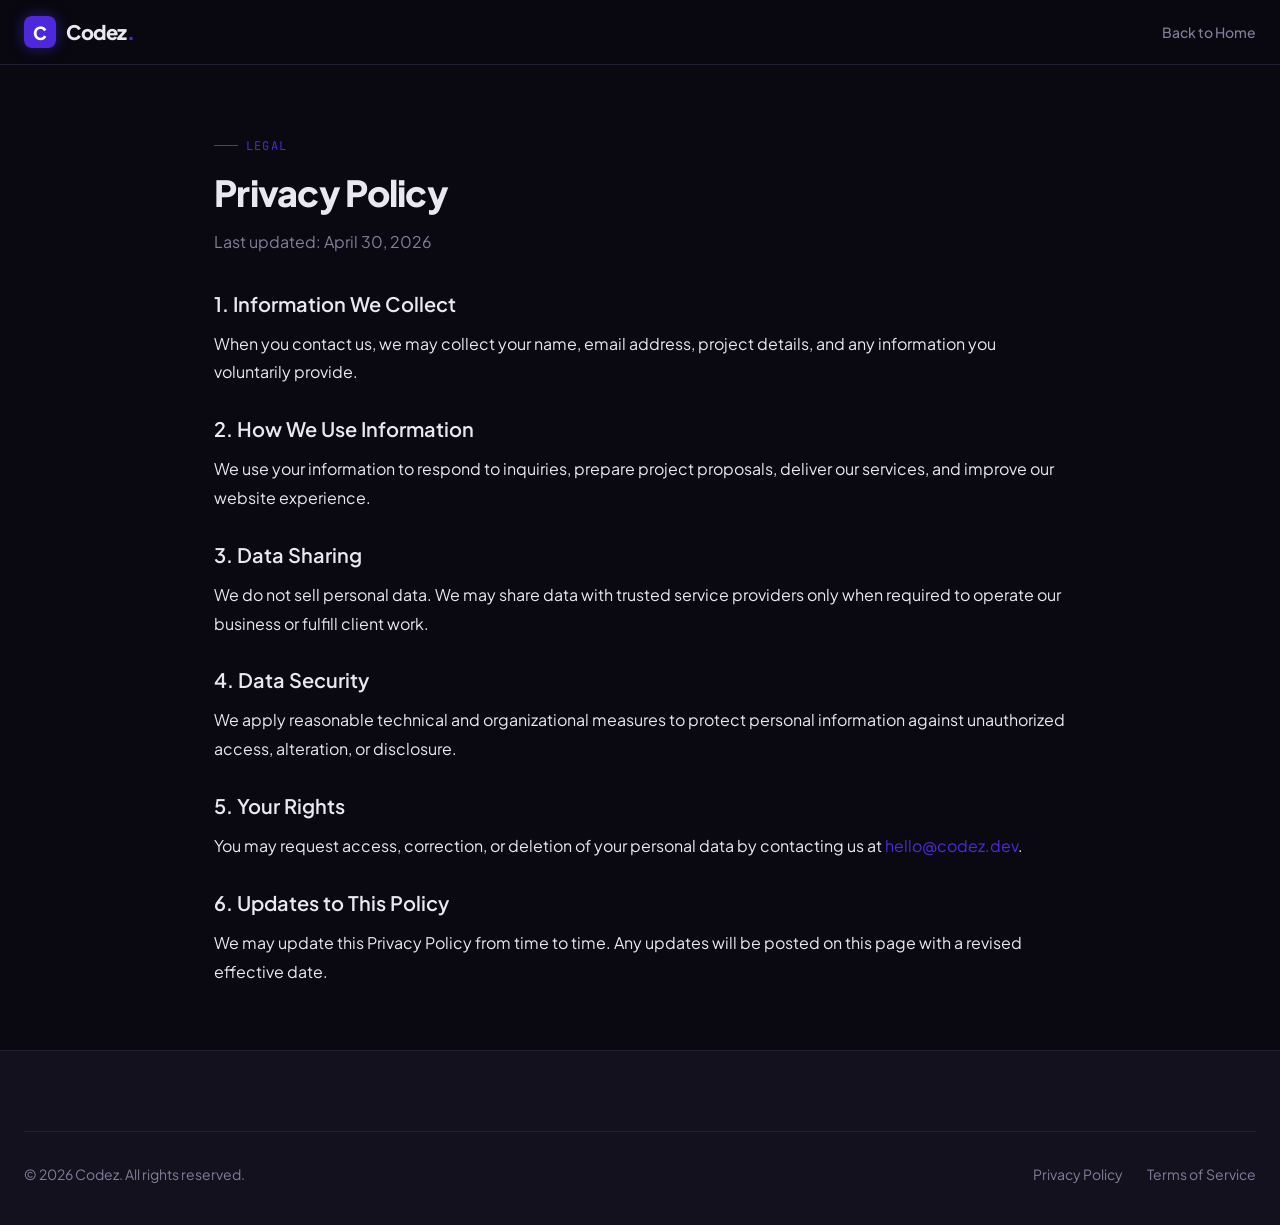
<file: privacy.html>
<!DOCTYPE html>
<html lang="en">
<head>
  <meta charset="UTF-8" />
  <meta name="viewport" content="width=device-width, initial-scale=1.0" />
  <title>Privacy Policy — Codez</title>
  <meta name="description" content="Codez privacy policy explaining what data we collect, how we use it, and your rights." />
  <link rel="icon" href="./favicon.svg" type="image/svg+xml" />
  <link rel="stylesheet" href="./style.css" />
</head>
<body class="legal-page">
  <header id="navbar" class="scrolled">
    <div class="container nav-inner">
      <a href="./" class="logo">
        <div class="logo-icon">C</div>
        <span>Codez<span class="logo-dot">.</span></span>
      </a>
      <nav class="desktop-nav">
        <a href="./">Back to Home</a>
      </nav>
    </div>
  </header>

  <main style="padding: 8rem 0 4rem;">
    <section>
      <div class="container" style="max-width: 900px;">
        <div class="section-label" style="margin-bottom: 1rem;">
          <div class="line"></div>
          Legal
        </div>
        <h1 style="margin-bottom: 1rem;">Privacy Policy</h1>
        <p style="color: hsl(var(--muted-foreground)); margin-bottom: 2rem;">
          Last updated: April 30, 2026
        </p>

        <div style="display: grid; gap: 1.5rem; color: hsl(var(--card-foreground)); line-height: 1.8;">
          <section>
            <h2 style="font-size: 1.25rem; margin-bottom: 0.5rem;">1. Information We Collect</h2>
            <p>When you contact us, we may collect your name, email address, project details, and any information you voluntarily provide.</p>
          </section>

          <section>
            <h2 style="font-size: 1.25rem; margin-bottom: 0.5rem;">2. How We Use Information</h2>
            <p>We use your information to respond to inquiries, prepare project proposals, deliver our services, and improve our website experience.</p>
          </section>

          <section>
            <h2 style="font-size: 1.25rem; margin-bottom: 0.5rem;">3. Data Sharing</h2>
            <p>We do not sell personal data. We may share data with trusted service providers only when required to operate our business or fulfill client work.</p>
          </section>

          <section>
            <h2 style="font-size: 1.25rem; margin-bottom: 0.5rem;">4. Data Security</h2>
            <p>We apply reasonable technical and organizational measures to protect personal information against unauthorized access, alteration, or disclosure.</p>
          </section>

          <section>
            <h2 style="font-size: 1.25rem; margin-bottom: 0.5rem;">5. Your Rights</h2>
            <p>You may request access, correction, or deletion of your personal data by contacting us at <a href="mailto:hello@codez.dev" style="color: hsl(var(--primary));">hello@codez.dev</a>.</p>
          </section>

          <section>
            <h2 style="font-size: 1.25rem; margin-bottom: 0.5rem;">6. Updates to This Policy</h2>
            <p>We may update this Privacy Policy from time to time. Any updates will be posted on this page with a revised effective date.</p>
          </section>
        </div>
      </div>
    </section>
  </main>

  <footer>
    <div class="container">
      <div class="footer-bottom">
        <p>&copy; <span id="footer-year"></span> Codez. All rights reserved.</p>
        <div class="footer-links">
          <a href="privacy.html">Privacy Policy</a>
          <a href="terms.html">Terms of Service</a>
        </div>
      </div>
    </div>
  </footer>

  <script src="./script.js" type="module"></script>
</body>
</html>
</file>
<file: style.css>
@import"https://fonts.googleapis.com/css2?family=Plus+Jakarta+Sans:wght@300;400;500;600;700;800&family=JetBrains+Mono:wght@400;700&display=swap";
@layer components;

@layer properties {
  @supports (((-webkit-hyphens:none)) and (not (margin-trim:inline))) or ((-moz-orient:inline) and (not (color:rgb(from red r g b)))) {

    *,
    :before,
    :after,
    ::backdrop {
      --tw-translate-x: 0;
      --tw-translate-y: 0;
      --tw-translate-z: 0;
      --tw-rotate-x: initial;
      --tw-rotate-y: initial;
      --tw-rotate-z: initial;
      --tw-skew-x: initial;
      --tw-skew-y: initial;
      --tw-space-y-reverse: 0;
      --tw-space-x-reverse: 0;
      --tw-divide-y-reverse: 0;
      --tw-border-style: solid;
      --tw-gradient-position: initial;
      --tw-gradient-from: #0000;
      --tw-gradient-via: #0000;
      --tw-gradient-to: #0000;
      --tw-gradient-stops: initial;
      --tw-gradient-via-stops: initial;
      --tw-gradient-from-position: 0%;
      --tw-gradient-via-position: 50%;
      --tw-gradient-to-position: 100%;
      --tw-leading: initial;
      --tw-font-weight: initial;
      --tw-tracking: initial;
      --tw-ordinal: initial;
      --tw-slashed-zero: initial;
      --tw-numeric-figure: initial;
      --tw-numeric-spacing: initial;
      --tw-numeric-fraction: initial;
      --tw-shadow: 0 0 #0000;
      --tw-shadow-color: initial;
      --tw-shadow-alpha: 100%;
      --tw-inset-shadow: 0 0 #0000;
      --tw-inset-shadow-color: initial;
      --tw-inset-shadow-alpha: 100%;
      --tw-ring-color: initial;
      --tw-ring-shadow: 0 0 #0000;
      --tw-inset-ring-color: initial;
      --tw-inset-ring-shadow: 0 0 #0000;
      --tw-ring-inset: initial;
      --tw-ring-offset-width: 0px;
      --tw-ring-offset-color: #fff;
      --tw-ring-offset-shadow: 0 0 #0000;
      --tw-outline-style: solid;
      --tw-blur: initial;
      --tw-brightness: initial;
      --tw-contrast: initial;
      --tw-grayscale: initial;
      --tw-hue-rotate: initial;
      --tw-invert: initial;
      --tw-opacity: initial;
      --tw-saturate: initial;
      --tw-sepia: initial;
      --tw-drop-shadow: initial;
      --tw-drop-shadow-color: initial;
      --tw-drop-shadow-alpha: 100%;
      --tw-drop-shadow-size: initial;
      --tw-backdrop-blur: initial;
      --tw-backdrop-brightness: initial;
      --tw-backdrop-contrast: initial;
      --tw-backdrop-grayscale: initial;
      --tw-backdrop-hue-rotate: initial;
      --tw-backdrop-invert: initial;
      --tw-backdrop-opacity: initial;
      --tw-backdrop-saturate: initial;
      --tw-backdrop-sepia: initial;
      --tw-duration: initial;
      --tw-ease: initial;
      --tw-scale-x: 1;
      --tw-scale-y: 1;
      --tw-scale-z: 1;
      --tw-content: "";
      --tw-animation-delay: 0s;
      --tw-animation-direction: normal;
      --tw-animation-duration: initial;
      --tw-animation-fill-mode: none;
      --tw-animation-iteration-count: 1;
      --tw-enter-blur: 0;
      --tw-enter-opacity: 1;
      --tw-enter-rotate: 0;
      --tw-enter-scale: 1;
      --tw-enter-translate-x: 0;
      --tw-enter-translate-y: 0;
      --tw-exit-blur: 0;
      --tw-exit-opacity: 1;
      --tw-exit-rotate: 0;
      --tw-exit-scale: 1;
      --tw-exit-translate-x: 0;
      --tw-exit-translate-y: 0
    }
  }
}

@layer theme {

  :root,
  :host {
    --color-red-50: oklch(97.1% .013 17.38);
    --color-red-300: oklch(80.8% .114 19.571);
    --color-red-400: oklch(70.4% .191 22.216);
    --color-red-500: oklch(63.7% .237 25.331);
    --color-red-600: oklch(57.7% .245 27.325);
    --color-orange-300: oklch(83.7% .128 66.29);
    --color-orange-400: oklch(75% .183 55.934);
    --color-orange-500: oklch(70.5% .213 47.604);
    --color-orange-600: oklch(64.6% .222 41.116);
    --color-amber-500: oklch(76.9% .188 70.08);
    --color-yellow-200: oklch(94.5% .129 101.54);
    --color-yellow-400: oklch(85.2% .199 91.936);
    --color-yellow-500: oklch(79.5% .184 86.047);
    --color-green-400: oklch(79.2% .209 151.711);
    --color-green-500: oklch(72.3% .219 149.579);
    --color-emerald-400: oklch(76.5% .177 163.223);
    --color-emerald-500: oklch(69.6% .17 162.48);
    --color-emerald-600: oklch(59.6% .145 163.225);
    --color-cyan-400: oklch(78.9% .154 211.53);
    --color-cyan-500: oklch(71.5% .143 215.221);
    --color-blue-300: oklch(80.9% .105 251.813);
    --color-blue-400: oklch(70.7% .165 254.624);
    --color-blue-500: oklch(62.3% .214 259.815);
    --color-blue-600: oklch(54.6% .245 262.881);
    --color-indigo-400: oklch(67.3% .182 276.935);
    --color-indigo-500: oklch(58.5% .233 277.117);
    --color-indigo-600: oklch(51.1% .262 276.966);
    --color-violet-500: oklch(60.6% .25 292.717);
    --color-violet-600: oklch(54.1% .281 293.009);
    --color-purple-300: oklch(82.7% .119 306.383);
    --color-purple-400: oklch(71.4% .203 305.504);
    --color-purple-500: oklch(62.7% .265 303.9);
    --color-purple-600: oklch(55.8% .288 302.321);
    --color-pink-400: oklch(71.8% .202 349.761);
    --color-pink-500: oklch(65.6% .241 354.308);
    --color-rose-500: oklch(64.5% .246 16.439);
    --color-rose-600: oklch(58.6% .253 17.585);
    --color-slate-300: oklch(86.9% .022 252.894);
    --color-gray-50: oklch(98.5% .002 247.839);
    --color-gray-500: oklch(55.1% .027 264.364);
    --color-gray-600: oklch(44.6% .03 256.802);
    --color-gray-900: oklch(21% .034 264.665);
    --color-black: #000;
    --color-white: #fff;
    --spacing: .25rem;
    --container-sm: 24rem;
    --container-md: 28rem;
    --container-lg: 32rem;
    --container-xl: 36rem;
    --container-2xl: 42rem;
    --container-3xl: 48rem;
    --container-4xl: 56rem;
    --text-xs: .75rem;
    --text-xs--line-height: calc(1 / .75);
    --text-sm: .875rem;
    --text-sm--line-height: calc(1.25 / .875);
    --text-base: 1rem;
    --text-base--line-height: 1.5;
    --text-lg: 1.125rem;
    --text-lg--line-height: calc(1.75 / 1.125);
    --text-xl: 1.25rem;
    --text-xl--line-height: calc(1.75 / 1.25);
    --text-2xl: 1.5rem;
    --text-2xl--line-height: calc(2 / 1.5);
    --text-3xl: 1.875rem;
    --text-3xl--line-height: 1.2;
    --text-4xl: 2.25rem;
    --text-4xl--line-height: calc(2.5 / 2.25);
    --text-5xl: 3rem;
    --text-5xl--line-height: 1;
    --text-6xl: 3.75rem;
    --text-6xl--line-height: 1;
    --text-7xl: 4.5rem;
    --text-7xl--line-height: 1;
    --text-8xl: 6rem;
    --text-8xl--line-height: 1;
    --font-weight-normal: 400;
    --font-weight-medium: 500;
    --font-weight-semibold: 600;
    --font-weight-bold: 700;
    --font-weight-extrabold: 800;
    --tracking-tighter: -.05em;
    --tracking-tight: -.025em;
    --tracking-wider: .05em;
    --tracking-widest: .1em;
    --leading-snug: 1.375;
    --leading-normal: 1.5;
    --leading-relaxed: 1.625;
    --radius-2xl: 1rem;
    --ease-in-out: cubic-bezier(.4, 0, .2, 1);
    --animate-spin: spin 1s linear infinite;
    --animate-pulse: pulse 2s cubic-bezier(.4, 0, .6, 1) infinite;
    --blur-sm: 8px;
    --blur-md: 12px;
    --blur-xl: 24px;
    --blur-3xl: 64px;
    --aspect-video: 16 / 9;
    --default-transition-duration: .15s;
    --default-transition-timing-function: cubic-bezier(.4, 0, .2, 1);
    --default-font-family: var(--app-font-sans);
    --default-mono-font-family: var(--app-font-mono);
    --color-border: hsl(var(--border))
  }
}

@layer base {

  *,
  :after,
  :before,
  ::backdrop {
    box-sizing: border-box;
    border: 0 solid;
    margin: 0;
    padding: 0
  }

  ::file-selector-button {
    box-sizing: border-box;
    border: 0 solid;
    margin: 0;
    padding: 0
  }

  html,
  :host {
    -webkit-text-size-adjust: 100%;
    tab-size: 4;
    line-height: 1.5;
    font-family: var(--default-font-family, ui-sans-serif, system-ui, sans-serif, "Apple Color Emoji", "Segoe UI Emoji", "Segoe UI Symbol", "Noto Color Emoji");
    font-feature-settings: var(--default-font-feature-settings, normal);
    font-variation-settings: var(--default-font-variation-settings, normal);
    -webkit-tap-highlight-color: transparent
  }

  hr {
    height: 0;
    color: inherit;
    border-top-width: 1px
  }

  abbr:where([title]) {
    -webkit-text-decoration: underline dotted;
    text-decoration: underline dotted
  }

  h1,
  h2,
  h3,
  h4,
  h5,
  h6 {
    font-size: inherit;
    font-weight: inherit
  }

  a {
    color: inherit;
    -webkit-text-decoration: inherit;
    text-decoration: inherit
  }

  b,
  strong {
    font-weight: bolder
  }

  code,
  kbd,
  samp,
  pre {
    font-family: var(--default-mono-font-family, ui-monospace, SFMono-Regular, Menlo, Monaco, Consolas, "Liberation Mono", "Courier New", monospace);
    font-feature-settings: var(--default-mono-font-feature-settings, normal);
    font-variation-settings: var(--default-mono-font-variation-settings, normal);
    font-size: 1em
  }

  small {
    font-size: 80%
  }

  sub,
  sup {
    vertical-align: baseline;
    font-size: 75%;
    line-height: 0;
    position: relative
  }

  sub {
    bottom: -.25em
  }

  sup {
    top: -.5em
  }

  table {
    text-indent: 0;
    border-color: inherit;
    border-collapse: collapse
  }

  :-moz-focusring {
    outline: auto
  }

  progress {
    vertical-align: baseline
  }

  summary {
    display: list-item
  }

  ol,
  ul,
  menu {
    list-style: none
  }

  img,
  svg,
  video,
  canvas,
  audio,
  iframe,
  embed,
  object {
    display: block
  }

  img,
  video {
    max-width: 100%;
    height: auto
  }

  button,
  input,
  select,
  optgroup,
  textarea {
    font: inherit;
    font-feature-settings: inherit;
    font-variation-settings: inherit;
    letter-spacing: inherit;
    color: inherit;
    opacity: 1;
    background-color: #0000;
    border-radius: 0
  }

  ::file-selector-button {
    font: inherit;
    font-feature-settings: inherit;
    font-variation-settings: inherit;
    letter-spacing: inherit;
    color: inherit;
    opacity: 1;
    background-color: #0000;
    border-radius: 0
  }

  :where(select:is([multiple], [size])) optgroup {
    font-weight: bolder
  }

  :where(select:is([multiple], [size])) optgroup option {
    padding-inline-start: 20px
  }

  ::file-selector-button {
    margin-inline-end: 4px
  }

  ::placeholder {
    opacity: 1
  }

  @supports (not ((-webkit-appearance:-apple-pay-button))) or (contain-intrinsic-size:1px) {
    ::placeholder {
      color: currentColor
    }

    @supports (color:color-mix(in lab, red, red)) {
      ::placeholder {
        color: color-mix(in oklab, currentcolor 50%, transparent)
      }
    }
  }

  textarea {
    resize: vertical
  }

  ::-webkit-search-decoration {
    -webkit-appearance: none
  }

  ::-webkit-date-and-time-value {
    min-height: 1lh;
    text-align: inherit
  }

  ::-webkit-datetime-edit {
    display: inline-flex
  }

  ::-webkit-datetime-edit-fields-wrapper {
    padding: 0
  }

  ::-webkit-datetime-edit {
    padding-block: 0
  }

  ::-webkit-datetime-edit-year-field {
    padding-block: 0
  }

  ::-webkit-datetime-edit-month-field {
    padding-block: 0
  }

  ::-webkit-datetime-edit-day-field {
    padding-block: 0
  }

  ::-webkit-datetime-edit-hour-field {
    padding-block: 0
  }

  ::-webkit-datetime-edit-minute-field {
    padding-block: 0
  }

  ::-webkit-datetime-edit-second-field {
    padding-block: 0
  }

  ::-webkit-datetime-edit-millisecond-field {
    padding-block: 0
  }

  ::-webkit-datetime-edit-meridiem-field {
    padding-block: 0
  }

  ::-webkit-calendar-picker-indicator {
    line-height: 1
  }

  :-moz-ui-invalid {
    box-shadow: none
  }

  button,
  input:where([type=button], [type=reset], [type=submit]) {
    appearance: button
  }

  ::file-selector-button {
    appearance: button
  }

  ::-webkit-inner-spin-button {
    height: auto
  }

  ::-webkit-outer-spin-button {
    height: auto
  }

  [hidden]:where(:not([hidden=until-found])) {
    display: none !important
  }

  html {
    scroll-behavior: smooth
  }

  * {
    border-color: hsl(var(--border))
  }

  section[id] {
    scroll-margin-top: 80px
  }

  body {
    background-color: hsl(var(--background));
    font-family: var(--app-font-sans);
    color: hsl(var(--foreground));
    -webkit-font-smoothing: antialiased;
    -moz-osx-font-smoothing: grayscale
  }

  ::selection {
    background-color: hsl(var(--primary))
  }

  @supports (color:color-mix(in lab, red, red)) {
    ::selection {
      background-color: color-mix(in oklab, hsl(var(--primary)) 30%, transparent)
    }
  }

  ::selection {
    color: var(--color-white)
  }
}

@layer utilities {
  .\@container\/field-group {
    container: field-group/inline-size
  }

  .pointer-events-auto {
    pointer-events: auto
  }

  .pointer-events-none {
    pointer-events: none
  }

  .invisible {
    visibility: hidden
  }

  .sr-only {
    clip-path: inset(50%);
    white-space: nowrap;
    border-width: 0;
    width: 1px;
    height: 1px;
    margin: -1px;
    padding: 0;
    position: absolute;
    overflow: hidden
  }

  .absolute {
    position: absolute
  }

  .fixed {
    position: fixed
  }

  .relative {
    position: relative
  }

  .static {
    position: static
  }

  .inset-0 {
    inset: calc(var(--spacing) * 0)
  }

  .inset-x-0 {
    inset-inline: calc(var(--spacing) * 0)
  }

  .inset-y-0 {
    inset-block: calc(var(--spacing) * 0)
  }

  .start {
    inset-inline-start: var(--spacing)
  }

  .-top-10 {
    top: calc(var(--spacing) * -10)
  }

  .-top-12 {
    top: calc(var(--spacing) * -12)
  }

  .top-0 {
    top: calc(var(--spacing) * 0)
  }

  .top-1\.5 {
    top: calc(var(--spacing) * 1.5)
  }

  .top-1\/2 {
    top: 50%
  }

  .top-2 {
    top: calc(var(--spacing) * 2)
  }

  .top-3\.5 {
    top: calc(var(--spacing) * 3.5)
  }

  .top-4 {
    top: calc(var(--spacing) * 4)
  }

  .top-8 {
    top: calc(var(--spacing) * 8)
  }

  .top-\[-250px\] {
    top: -250px
  }

  .top-\[1px\] {
    top: 1px
  }

  .top-\[50\%\] {
    top: 50%
  }

  .top-\[60\%\] {
    top: 60%
  }

  .top-full {
    top: 100%
  }

  .-right-10 {
    right: calc(var(--spacing) * -10)
  }

  .-right-12 {
    right: calc(var(--spacing) * -12)
  }

  .right-0 {
    right: calc(var(--spacing) * 0)
  }

  .right-1 {
    right: calc(var(--spacing) * 1)
  }

  .right-2 {
    right: calc(var(--spacing) * 2)
  }

  .right-3 {
    right: calc(var(--spacing) * 3)
  }

  .right-4 {
    right: calc(var(--spacing) * 4)
  }

  .right-8 {
    right: calc(var(--spacing) * 8)
  }

  .right-12 {
    right: calc(var(--spacing) * 12)
  }

  .right-\[-150px\] {
    right: -150px
  }

  .-bottom-10 {
    bottom: calc(var(--spacing) * -10)
  }

  .-bottom-12 {
    bottom: calc(var(--spacing) * -12)
  }

  .bottom-0 {
    bottom: calc(var(--spacing) * 0)
  }

  .bottom-4 {
    bottom: calc(var(--spacing) * 4)
  }

  .bottom-8 {
    bottom: calc(var(--spacing) * 8)
  }

  .bottom-\[-150px\] {
    bottom: -150px
  }

  .-left-10 {
    left: calc(var(--spacing) * -10)
  }

  .-left-12 {
    left: calc(var(--spacing) * -12)
  }

  .left-0 {
    left: calc(var(--spacing) * 0)
  }

  .left-1\/2 {
    left: 50%
  }

  .left-2 {
    left: calc(var(--spacing) * 2)
  }

  .left-4 {
    left: calc(var(--spacing) * 4)
  }

  .left-12 {
    left: calc(var(--spacing) * 12)
  }

  .left-\[-250px\] {
    left: -250px
  }

  .left-\[50\%\] {
    left: 50%
  }

  .z-0 {
    z-index: 0
  }

  .z-10 {
    z-index: 10
  }

  .z-20 {
    z-index: 20
  }

  .z-40 {
    z-index: 40
  }

  .z-50 {
    z-index: 50
  }

  .z-\[1\] {
    z-index: 1
  }

  .z-\[100\] {
    z-index: 100
  }

  .order-first {
    order: -9999
  }

  .order-last {
    order: 9999
  }

  .col-span-1 {
    grid-column: span 1/span 1
  }

  .container {
    width: 100%
  }

  @media(min-width:40rem) {
    .container {
      max-width: 40rem
    }
  }

  @media(min-width:48rem) {
    .container {
      max-width: 48rem
    }
  }

  @media(min-width:64rem) {
    .container {
      max-width: 64rem
    }
  }

  @media(min-width:80rem) {
    .container {
      max-width: 80rem
    }
  }

  @media(min-width:96rem) {
    .container {
      max-width: 96rem
    }
  }

  .\!m-0 {
    margin: calc(var(--spacing) * 0) !important
  }

  .-mx-1 {
    margin-inline: calc(var(--spacing) * -1)
  }

  .mx-2 {
    margin-inline: calc(var(--spacing) * 2)
  }

  .mx-3\.5 {
    margin-inline: calc(var(--spacing) * 3.5)
  }

  .mx-4 {
    margin-inline: calc(var(--spacing) * 4)
  }

  .mx-auto {
    margin-inline: auto
  }

  .-my-2 {
    margin-block: calc(var(--spacing) * -2)
  }

  .my-0 {
    margin-block: calc(var(--spacing) * 0)
  }

  .my-0\.5 {
    margin-block: calc(var(--spacing) * .5)
  }

  .my-1 {
    margin-block: calc(var(--spacing) * 1)
  }

  .-mt-4 {
    margin-top: calc(var(--spacing) * -4)
  }

  .mt-1\.5 {
    margin-top: calc(var(--spacing) * 1.5)
  }

  .mt-2 {
    margin-top: calc(var(--spacing) * 2)
  }

  .mt-3 {
    margin-top: calc(var(--spacing) * 3)
  }

  .mt-4 {
    margin-top: calc(var(--spacing) * 4)
  }

  .mt-12 {
    margin-top: calc(var(--spacing) * 12)
  }

  .mt-16 {
    margin-top: calc(var(--spacing) * 16)
  }

  .mt-24 {
    margin-top: calc(var(--spacing) * 24)
  }

  .mt-auto {
    margin-top: auto
  }

  .mr-2 {
    margin-right: calc(var(--spacing) * 2)
  }

  .mb-1 {
    margin-bottom: calc(var(--spacing) * 1)
  }

  .mb-2 {
    margin-bottom: calc(var(--spacing) * 2)
  }

  .mb-3 {
    margin-bottom: calc(var(--spacing) * 3)
  }

  .mb-4 {
    margin-bottom: calc(var(--spacing) * 4)
  }

  .mb-6 {
    margin-bottom: calc(var(--spacing) * 6)
  }

  .mb-8 {
    margin-bottom: calc(var(--spacing) * 8)
  }

  .mb-10 {
    margin-bottom: calc(var(--spacing) * 10)
  }

  .mb-12 {
    margin-bottom: calc(var(--spacing) * 12)
  }

  .mb-14 {
    margin-bottom: calc(var(--spacing) * 14)
  }

  .mb-16 {
    margin-bottom: calc(var(--spacing) * 16)
  }

  .mb-20 {
    margin-bottom: calc(var(--spacing) * 20)
  }

  .-ml-4 {
    margin-left: calc(var(--spacing) * -4)
  }

  .ml-1 {
    margin-left: calc(var(--spacing) * 1)
  }

  .ml-2 {
    margin-left: calc(var(--spacing) * 2)
  }

  .ml-4 {
    margin-left: calc(var(--spacing) * 4)
  }

  .ml-auto {
    margin-left: auto
  }

  .line-clamp-2 {
    line-clamp: 2;
    -webkit-line-clamp: 2;
    -webkit-box-orient: vertical;
    display: -webkit-box;
    overflow: hidden
  }

  .block {
    display: block
  }

  .flex {
    display: flex
  }

  .grid {
    display: grid
  }

  .hidden {
    display: none
  }

  .inline-flex {
    display: inline-flex
  }

  .table {
    display: table
  }

  .aspect-square {
    aspect-ratio: 1
  }

  .aspect-video {
    aspect-ratio: var(--aspect-video)
  }

  .size-4 {
    width: calc(var(--spacing) * 4);
    height: calc(var(--spacing) * 4)
  }

  .size-6 {
    width: calc(var(--spacing) * 6);
    height: calc(var(--spacing) * 6)
  }

  .size-8 {
    width: calc(var(--spacing) * 8);
    height: calc(var(--spacing) * 8)
  }

  .size-10 {
    width: calc(var(--spacing) * 10);
    height: calc(var(--spacing) * 10)
  }

  .size-\[--cell-size\] {
    width: --cell-size;
    height: --cell-size
  }

  .h-1 {
    height: calc(var(--spacing) * 1)
  }

  .h-1\.5 {
    height: calc(var(--spacing) * 1.5)
  }

  .h-2 {
    height: calc(var(--spacing) * 2)
  }

  .h-2\.5 {
    height: calc(var(--spacing) * 2.5)
  }

  .h-3 {
    height: calc(var(--spacing) * 3)
  }

  .h-3\.5 {
    height: calc(var(--spacing) * 3.5)
  }

  .h-4 {
    height: calc(var(--spacing) * 4)
  }

  .h-4\.5 {
    height: calc(var(--spacing) * 4.5)
  }

  .h-5 {
    height: calc(var(--spacing) * 5)
  }

  .h-6 {
    height: calc(var(--spacing) * 6)
  }

  .h-7 {
    height: calc(var(--spacing) * 7)
  }

  .h-8 {
    height: calc(var(--spacing) * 8)
  }

  .h-9 {
    height: calc(var(--spacing) * 9)
  }

  .h-10 {
    height: calc(var(--spacing) * 10)
  }

  .h-12 {
    height: calc(var(--spacing) * 12)
  }

  .h-14 {
    height: calc(var(--spacing) * 14)
  }

  .h-16 {
    height: calc(var(--spacing) * 16)
  }

  .h-40 {
    height: calc(var(--spacing) * 40)
  }

  .h-44 {
    height: calc(var(--spacing) * 44)
  }

  .h-48 {
    height: calc(var(--spacing) * 48)
  }

  .h-\[--cell-size\] {
    height: --cell-size
  }

  .h-\[1px\] {
    height: 1px
  }

  .h-\[700px\] {
    height: 700px
  }

  .h-\[900px\] {
    height: 900px
  }

  .h-\[var\(--radix-navigation-menu-viewport-height\)\] {
    height: var(--radix-navigation-menu-viewport-height)
  }

  .h-\[var\(--radix-select-trigger-height\)\] {
    height: var(--radix-select-trigger-height)
  }

  .h-auto {
    height: auto
  }

  .h-full {
    height: 100%
  }

  .h-px {
    height: 1px
  }

  .h-svh {
    height: 100svh
  }

  .max-h-\[--radix-context-menu-content-available-height\] {
    max-height: --radix-context-menu-content-available-height
  }

  .max-h-\[--radix-select-content-available-height\] {
    max-height: --radix-select-content-available-height
  }

  .max-h-\[300px\] {
    max-height: 300px
  }

  .max-h-\[var\(--radix-dropdown-menu-content-available-height\)\] {
    max-height: var(--radix-dropdown-menu-content-available-height)
  }

  .max-h-screen {
    max-height: 100vh
  }

  .min-h-0 {
    min-height: calc(var(--spacing) * 0)
  }

  .min-h-8 {
    min-height: calc(var(--spacing) * 8)
  }

  .min-h-9 {
    min-height: calc(var(--spacing) * 9)
  }

  .min-h-10 {
    min-height: calc(var(--spacing) * 10)
  }

  .min-h-\[60px\] {
    min-height: 60px
  }

  .min-h-\[100dvh\] {
    min-height: 100dvh
  }

  .min-h-screen {
    min-height: 100vh
  }

  .min-h-svh {
    min-height: 100svh
  }

  .w-0 {
    width: calc(var(--spacing) * 0)
  }

  .w-1 {
    width: calc(var(--spacing) * 1)
  }

  .w-1\.5 {
    width: calc(var(--spacing) * 1.5)
  }

  .w-2 {
    width: calc(var(--spacing) * 2)
  }

  .w-2\.5 {
    width: calc(var(--spacing) * 2.5)
  }

  .w-3 {
    width: calc(var(--spacing) * 3)
  }

  .w-3\.5 {
    width: calc(var(--spacing) * 3.5)
  }

  .w-3\/4 {
    width: 75%
  }

  .w-4 {
    width: calc(var(--spacing) * 4)
  }

  .w-4\.5 {
    width: calc(var(--spacing) * 4.5)
  }

  .w-5 {
    width: calc(var(--spacing) * 5)
  }

  .w-6 {
    width: calc(var(--spacing) * 6)
  }

  .w-7 {
    width: calc(var(--spacing) * 7)
  }

  .w-8 {
    width: calc(var(--spacing) * 8)
  }

  .w-9 {
    width: calc(var(--spacing) * 9)
  }

  .w-10 {
    width: calc(var(--spacing) * 10)
  }

  .w-12 {
    width: calc(var(--spacing) * 12)
  }

  .w-16 {
    width: calc(var(--spacing) * 16)
  }

  .w-40 {
    width: calc(var(--spacing) * 40)
  }

  .w-48 {
    width: calc(var(--spacing) * 48)
  }

  .w-64 {
    width: calc(var(--spacing) * 64)
  }

  .w-72 {
    width: calc(var(--spacing) * 72)
  }

  .w-\[--cell-size\] {
    width: --cell-size
  }

  .w-\[1px\] {
    width: 1px
  }

  .w-\[100px\] {
    width: 100px
  }

  .w-\[700px\] {
    width: 700px
  }

  .w-\[900px\] {
    width: 900px
  }

  .w-\[var\(--sidebar-width\)\] {
    width: var(--sidebar-width)
  }

  .w-auto {
    width: auto
  }

  .w-fit {
    width: fit-content
  }

  .w-full {
    width: 100%
  }

  .w-max {
    width: max-content
  }

  .w-px {
    width: 1px
  }

  .max-w-2xl {
    max-width: var(--container-2xl)
  }

  .max-w-3xl {
    max-width: var(--container-3xl)
  }

  .max-w-4xl {
    max-width: var(--container-4xl)
  }

  .max-w-\[var\(--skeleton-width\)\] {
    max-width: var(--skeleton-width)
  }

  .max-w-lg {
    max-width: var(--container-lg)
  }

  .max-w-max {
    max-width: max-content
  }

  .max-w-md {
    max-width: var(--container-md)
  }

  .max-w-sm {
    max-width: var(--container-sm)
  }

  .max-w-xl {
    max-width: var(--container-xl)
  }

  .min-w-0 {
    min-width: calc(var(--spacing) * 0)
  }

  .min-w-5 {
    min-width: calc(var(--spacing) * 5)
  }

  .min-w-8 {
    min-width: calc(var(--spacing) * 8)
  }

  .min-w-9 {
    min-width: calc(var(--spacing) * 9)
  }

  .min-w-10 {
    min-width: calc(var(--spacing) * 10)
  }

  .min-w-\[--cell-size\] {
    min-width: --cell-size
  }

  .min-w-\[8rem\] {
    min-width: 8rem
  }

  .min-w-\[12rem\] {
    min-width: 12rem
  }

  .min-w-\[var\(--radix-select-trigger-width\)\] {
    min-width: var(--radix-select-trigger-width)
  }

  .flex-1 {
    flex: 1
  }

  .flex-shrink-0,
  .shrink-0 {
    flex-shrink: 0
  }

  .grow {
    flex-grow: 1
  }

  .grow-0 {
    flex-grow: 0
  }

  .basis-full {
    flex-basis: 100%
  }

  .caption-bottom {
    caption-side: bottom
  }

  .border-collapse {
    border-collapse: collapse
  }

  .origin-\[--radix-context-menu-content-transform-origin\] {
    transform-origin: --radix-context-menu-content-transform-origin
  }

  .origin-\[--radix-dropdown-menu-content-transform-origin\] {
    transform-origin: --radix-dropdown-menu-content-transform-origin
  }

  .origin-\[--radix-hover-card-content-transform-origin\] {
    transform-origin: --radix-hover-card-content-transform-origin
  }

  .origin-\[--radix-menubar-content-transform-origin\] {
    transform-origin: --radix-menubar-content-transform-origin
  }

  .origin-\[--radix-popover-content-transform-origin\] {
    transform-origin: --radix-popover-content-transform-origin
  }

  .origin-\[--radix-select-content-transform-origin\] {
    transform-origin: --radix-select-content-transform-origin
  }

  .origin-\[--radix-tooltip-content-transform-origin\] {
    transform-origin: --radix-tooltip-content-transform-origin
  }

  .-translate-x-1\/2 {
    --tw-translate-x: -50%;
    translate: var(--tw-translate-x) var(--tw-translate-y)
  }

  .-translate-x-px {
    --tw-translate-x: -1px;
    translate: var(--tw-translate-x) var(--tw-translate-y)
  }

  .translate-x-\[-50\%\] {
    --tw-translate-x: -50%;
    translate: var(--tw-translate-x) var(--tw-translate-y)
  }

  .translate-x-px {
    --tw-translate-x: 1px;
    translate: var(--tw-translate-x) var(--tw-translate-y)
  }

  .-translate-y-1\/2 {
    --tw-translate-y: -50%;
    translate: var(--tw-translate-x) var(--tw-translate-y)
  }

  .translate-y-\[-50\%\] {
    --tw-translate-y: -50%;
    translate: var(--tw-translate-x) var(--tw-translate-y)
  }

  .rotate-45 {
    rotate: 45deg
  }

  .rotate-90 {
    rotate: 90deg
  }

  .transform {
    transform: var(--tw-rotate-x, ) var(--tw-rotate-y, ) var(--tw-rotate-z, ) var(--tw-skew-x, ) var(--tw-skew-y, )
  }

  .animate-caret-blink {
    animation: 1.25s ease-out infinite caret-blink
  }

  .animate-in {
    animation: enter var(--tw-animation-duration, var(--tw-duration, .15s))var(--tw-ease, ease)var(--tw-animation-delay, 0s)var(--tw-animation-iteration-count, 1)var(--tw-animation-direction, normal)var(--tw-animation-fill-mode, none)
  }

  .animate-pulse {
    animation: var(--animate-pulse)
  }

  .animate-spin {
    animation: var(--animate-spin)
  }

  .cursor-default {
    cursor: default
  }

  .cursor-pointer {
    cursor: pointer
  }

  .cursor-text {
    cursor: text
  }

  .touch-none {
    touch-action: none
  }

  .resize-none {
    resize: none
  }

  .list-disc {
    list-style-type: disc
  }

  .list-none {
    list-style-type: none
  }

  .appearance-none {
    appearance: none
  }

  .grid-cols-1 {
    grid-template-columns: repeat(1, minmax(0, 1fr))
  }

  .flex-col {
    flex-direction: column
  }

  .flex-col-reverse {
    flex-direction: column-reverse
  }

  .flex-row {
    flex-direction: row
  }

  .flex-wrap {
    flex-wrap: wrap
  }

  .place-content-center {
    place-content: center
  }

  .items-center {
    align-items: center
  }

  .items-end {
    align-items: flex-end
  }

  .items-start {
    align-items: flex-start
  }

  .items-stretch {
    align-items: stretch
  }

  .justify-between {
    justify-content: space-between
  }

  .justify-center {
    justify-content: center
  }

  .justify-start {
    justify-content: flex-start
  }

  .gap-0\.5 {
    gap: calc(var(--spacing) * .5)
  }

  .gap-1 {
    gap: calc(var(--spacing) * 1)
  }

  .gap-1\.5 {
    gap: calc(var(--spacing) * 1.5)
  }

  .gap-2 {
    gap: calc(var(--spacing) * 2)
  }

  .gap-2\.5 {
    gap: calc(var(--spacing) * 2.5)
  }

  .gap-3 {
    gap: calc(var(--spacing) * 3)
  }

  .gap-4 {
    gap: calc(var(--spacing) * 4)
  }

  .gap-5 {
    gap: calc(var(--spacing) * 5)
  }

  .gap-6 {
    gap: calc(var(--spacing) * 6)
  }

  .gap-7 {
    gap: calc(var(--spacing) * 7)
  }

  .gap-8 {
    gap: calc(var(--spacing) * 8)
  }

  .gap-12 {
    gap: calc(var(--spacing) * 12)
  }

  .gap-16 {
    gap: calc(var(--spacing) * 16)
  }

  :where(.space-y-1\.5>:not(:last-child)) {
    --tw-space-y-reverse: 0;
    margin-block-start: calc(calc(var(--spacing) * 1.5) * var(--tw-space-y-reverse));
    margin-block-end: calc(calc(var(--spacing) * 1.5) * calc(1 - var(--tw-space-y-reverse)))
  }

  :where(.space-y-2>:not(:last-child)) {
    --tw-space-y-reverse: 0;
    margin-block-start: calc(calc(var(--spacing) * 2) * var(--tw-space-y-reverse));
    margin-block-end: calc(calc(var(--spacing) * 2) * calc(1 - var(--tw-space-y-reverse)))
  }

  :where(.space-y-3>:not(:last-child)) {
    --tw-space-y-reverse: 0;
    margin-block-start: calc(calc(var(--spacing) * 3) * var(--tw-space-y-reverse));
    margin-block-end: calc(calc(var(--spacing) * 3) * calc(1 - var(--tw-space-y-reverse)))
  }

  :where(.space-y-5>:not(:last-child)) {
    --tw-space-y-reverse: 0;
    margin-block-start: calc(calc(var(--spacing) * 5) * var(--tw-space-y-reverse));
    margin-block-end: calc(calc(var(--spacing) * 5) * calc(1 - var(--tw-space-y-reverse)))
  }

  .gap-x-12 {
    column-gap: calc(var(--spacing) * 12)
  }

  :where(.space-x-1>:not(:last-child)) {
    --tw-space-x-reverse: 0;
    margin-inline-start: calc(calc(var(--spacing) * 1) * var(--tw-space-x-reverse));
    margin-inline-end: calc(calc(var(--spacing) * 1) * calc(1 - var(--tw-space-x-reverse)))
  }

  :where(.space-x-4>:not(:last-child)) {
    --tw-space-x-reverse: 0;
    margin-inline-start: calc(calc(var(--spacing) * 4) * var(--tw-space-x-reverse));
    margin-inline-end: calc(calc(var(--spacing) * 4) * calc(1 - var(--tw-space-x-reverse)))
  }

  .gap-y-8 {
    row-gap: calc(var(--spacing) * 8)
  }

  :where(.divide-y>:not(:last-child)) {
    --tw-divide-y-reverse: 0;
    border-bottom-style: var(--tw-border-style);
    border-top-style: var(--tw-border-style);
    border-top-width: calc(1px * var(--tw-divide-y-reverse));
    border-bottom-width: calc(1px * calc(1 - var(--tw-divide-y-reverse)))
  }

  :where(.divide-border>:not(:last-child)) {
    border-color: hsl(var(--border))
  }

  .self-stretch {
    align-self: stretch
  }

  .truncate {
    text-overflow: ellipsis;
    white-space: nowrap;
    overflow: hidden
  }

  .overflow-auto {
    overflow: auto
  }

  .overflow-hidden {
    overflow: hidden
  }

  .overflow-x-hidden {
    overflow-x: hidden
  }

  .overflow-y-auto {
    overflow-y: auto
  }

  .rounded {
    border-radius: .25rem
  }

  .rounded-2xl {
    border-radius: var(--radius-2xl)
  }

  .rounded-\[2px\] {
    border-radius: 2px
  }

  .rounded-\[calc\(var\(--radius\)-5px\)\] {
    border-radius: calc(var(--radius) - 5px)
  }

  .rounded-\[inherit\] {
    border-radius: inherit
  }

  .rounded-full {
    border-radius: 3.40282e38px
  }

  .rounded-lg {
    border-radius: var(--radius)
  }

  .rounded-md {
    border-radius: calc(var(--radius) - 2px)
  }

  .rounded-none {
    border-radius: 0
  }

  .rounded-sm {
    border-radius: calc(var(--radius) - 4px)
  }

  .rounded-xl {
    border-radius: calc(var(--radius) + 4px)
  }

  .rounded-t-\[10px\] {
    border-top-left-radius: 10px;
    border-top-right-radius: 10px
  }

  .rounded-l-md {
    border-top-left-radius: calc(var(--radius) - 2px);
    border-bottom-left-radius: calc(var(--radius) - 2px)
  }

  .rounded-tl-sm {
    border-top-left-radius: calc(var(--radius) - 4px)
  }

  .rounded-r-md {
    border-top-right-radius: calc(var(--radius) - 2px);
    border-bottom-right-radius: calc(var(--radius) - 2px)
  }

  .border {
    border-style: var(--tw-border-style);
    border-width: 1px
  }

  .border-0 {
    border-style: var(--tw-border-style);
    border-width: 0
  }

  .border-2 {
    border-style: var(--tw-border-style);
    border-width: 2px
  }

  .border-\[1\.5px\] {
    border-style: var(--tw-border-style);
    border-width: 1.5px
  }

  .border-y {
    border-block-style: var(--tw-border-style);
    border-block-width: 1px
  }

  .border-t {
    border-top-style: var(--tw-border-style);
    border-top-width: 1px
  }

  .border-r {
    border-right-style: var(--tw-border-style);
    border-right-width: 1px
  }

  .border-b {
    border-bottom-style: var(--tw-border-style);
    border-bottom-width: 1px
  }

  .border-l {
    border-left-style: var(--tw-border-style);
    border-left-width: 1px
  }

  .border-dashed {
    --tw-border-style: dashed;
    border-style: dashed
  }

  .\[border-color\:var\(--badge-outline\)\] {
    border-color: var(--badge-outline)
  }

  .\[border-color\:var\(--button-outline\)\] {
    border-color: var(--button-outline)
  }

  .border-\[--color-border\] {
    border-color: --color-border
  }

  .border-blue-400\/20 {
    border-color: #54a2ff33
  }

  @supports (color:color-mix(in lab, red, red)) {
    .border-blue-400\/20 {
      border-color: color-mix(in oklab, var(--color-blue-400) 20%, transparent)
    }
  }

  .border-blue-500\/30 {
    border-color: #3080ff4d
  }

  @supports (color:color-mix(in lab, red, red)) {
    .border-blue-500\/30 {
      border-color: color-mix(in oklab, var(--color-blue-500) 30%, transparent)
    }
  }

  .border-border,
  .border-border\/50 {
    border-color: hsl(var(--border))
  }

  @supports (color:color-mix(in lab, red, red)) {
    .border-border\/50 {
      border-color: color-mix(in oklab, hsl(var(--border)) 50%, transparent)
    }
  }

  .border-cyan-400\/20 {
    border-color: #00d2ef33
  }

  @supports (color:color-mix(in lab, red, red)) {
    .border-cyan-400\/20 {
      border-color: color-mix(in oklab, var(--color-cyan-400) 20%, transparent)
    }
  }

  .border-destructive {
    border-color: hsl(var(--destructive))
  }

  .border-destructive-border {
    border-color: var(--destructive-border)
  }

  .border-destructive\/50 {
    border-color: hsl(var(--destructive))
  }

  @supports (color:color-mix(in lab, red, red)) {
    .border-destructive\/50 {
      border-color: color-mix(in oklab, hsl(var(--destructive)) 50%, transparent)
    }
  }

  .border-emerald-400\/20 {
    border-color: #00d29433
  }

  @supports (color:color-mix(in lab, red, red)) {
    .border-emerald-400\/20 {
      border-color: color-mix(in oklab, var(--color-emerald-400) 20%, transparent)
    }
  }

  .border-emerald-500\/30 {
    border-color: #00bb7f4d
  }

  @supports (color:color-mix(in lab, red, red)) {
    .border-emerald-500\/30 {
      border-color: color-mix(in oklab, var(--color-emerald-500) 30%, transparent)
    }
  }

  .border-green-400\/20 {
    border-color: #05df7233
  }

  @supports (color:color-mix(in lab, red, red)) {
    .border-green-400\/20 {
      border-color: color-mix(in oklab, var(--color-green-400) 20%, transparent)
    }
  }

  .border-indigo-400\/20 {
    border-color: #7d87ff33
  }

  @supports (color:color-mix(in lab, red, red)) {
    .border-indigo-400\/20 {
      border-color: color-mix(in oklab, var(--color-indigo-400) 20%, transparent)
    }
  }

  .border-indigo-500\/30 {
    border-color: #625fff4d
  }

  @supports (color:color-mix(in lab, red, red)) {
    .border-indigo-500\/30 {
      border-color: color-mix(in oklab, var(--color-indigo-500) 30%, transparent)
    }
  }

  .border-input {
    border-color: hsl(var(--input))
  }

  .border-orange-400\/20 {
    border-color: #ff8b1a33
  }

  @supports (color:color-mix(in lab, red, red)) {
    .border-orange-400\/20 {
      border-color: color-mix(in oklab, var(--color-orange-400) 20%, transparent)
    }
  }

  .border-orange-500\/30 {
    border-color: #fe6e004d
  }

  @supports (color:color-mix(in lab, red, red)) {
    .border-orange-500\/30 {
      border-color: color-mix(in oklab, var(--color-orange-500) 30%, transparent)
    }
  }

  .border-pink-400\/20 {
    border-color: #fb64b633
  }

  @supports (color:color-mix(in lab, red, red)) {
    .border-pink-400\/20 {
      border-color: color-mix(in oklab, var(--color-pink-400) 20%, transparent)
    }
  }

  .border-primary {
    border-color: hsl(var(--primary))
  }

  .border-primary-border {
    border-color: var(--primary-border)
  }

  .border-primary\/20 {
    border-color: hsl(var(--primary))
  }

  @supports (color:color-mix(in lab, red, red)) {
    .border-primary\/20 {
      border-color: color-mix(in oklab, hsl(var(--primary)) 20%, transparent)
    }
  }

  .border-primary\/30 {
    border-color: hsl(var(--primary))
  }

  @supports (color:color-mix(in lab, red, red)) {
    .border-primary\/30 {
      border-color: color-mix(in oklab, hsl(var(--primary)) 30%, transparent)
    }
  }

  .border-primary\/50 {
    border-color: hsl(var(--primary))
  }

  @supports (color:color-mix(in lab, red, red)) {
    .border-primary\/50 {
      border-color: color-mix(in oklab, hsl(var(--primary)) 50%, transparent)
    }
  }

  .border-purple-400\/20 {
    border-color: #c07eff33
  }

  @supports (color:color-mix(in lab, red, red)) {
    .border-purple-400\/20 {
      border-color: color-mix(in oklab, var(--color-purple-400) 20%, transparent)
    }
  }

  .border-rose-500\/30 {
    border-color: #ff23574d
  }

  @supports (color:color-mix(in lab, red, red)) {
    .border-rose-500\/30 {
      border-color: color-mix(in oklab, var(--color-rose-500) 30%, transparent)
    }
  }

  .border-secondary-border {
    border-color: var(--secondary-border)
  }

  .border-slate-300\/20 {
    border-color: #cad5e233
  }

  @supports (color:color-mix(in lab, red, red)) {
    .border-slate-300\/20 {
      border-color: color-mix(in oklab, var(--color-slate-300) 20%, transparent)
    }
  }

  .border-transparent {
    border-color: #0000
  }

  .border-violet-500\/30 {
    border-color: #8d54ff4d
  }

  @supports (color:color-mix(in lab, red, red)) {
    .border-violet-500\/30 {
      border-color: color-mix(in oklab, var(--color-violet-500) 30%, transparent)
    }
  }

  .border-white\/10 {
    border-color: #ffffff1a
  }

  @supports (color:color-mix(in lab, red, red)) {
    .border-white\/10 {
      border-color: color-mix(in oklab, var(--color-white) 10%, transparent)
    }
  }

  .border-yellow-400\/20 {
    border-color: #fac80033
  }

  @supports (color:color-mix(in lab, red, red)) {
    .border-yellow-400\/20 {
      border-color: color-mix(in oklab, var(--color-yellow-400) 20%, transparent)
    }
  }

  .border-t-transparent {
    border-top-color: #0000
  }

  .border-l-transparent {
    border-left-color: #0000
  }

  .bg-\[--color-bg\] {
    background-color: --color-bg
  }

  .bg-accent {
    background-color: hsl(var(--accent))
  }

  .bg-background,
  .bg-background\/30 {
    background-color: hsl(var(--background))
  }

  @supports (color:color-mix(in lab, red, red)) {
    .bg-background\/30 {
      background-color: color-mix(in oklab, hsl(var(--background)) 30%, transparent)
    }
  }

  .bg-background\/50 {
    background-color: hsl(var(--background))
  }

  @supports (color:color-mix(in lab, red, red)) {
    .bg-background\/50 {
      background-color: color-mix(in oklab, hsl(var(--background)) 50%, transparent)
    }
  }

  .bg-background\/95 {
    background-color: hsl(var(--background))
  }

  @supports (color:color-mix(in lab, red, red)) {
    .bg-background\/95 {
      background-color: color-mix(in oklab, hsl(var(--background)) 95%, transparent)
    }
  }

  .bg-background\/98 {
    background-color: hsl(var(--background))
  }

  @supports (color:color-mix(in lab, red, red)) {
    .bg-background\/98 {
      background-color: color-mix(in oklab, hsl(var(--background)) 98%, transparent)
    }
  }

  .bg-black\/80 {
    background-color: #000c
  }

  @supports (color:color-mix(in lab, red, red)) {
    .bg-black\/80 {
      background-color: color-mix(in oklab, var(--color-black) 80%, transparent)
    }
  }

  .bg-blue-400\/10 {
    background-color: #54a2ff1a
  }

  @supports (color:color-mix(in lab, red, red)) {
    .bg-blue-400\/10 {
      background-color: color-mix(in oklab, var(--color-blue-400) 10%, transparent)
    }
  }

  .bg-blue-500\/20 {
    background-color: #3080ff33
  }

  @supports (color:color-mix(in lab, red, red)) {
    .bg-blue-500\/20 {
      background-color: color-mix(in oklab, var(--color-blue-500) 20%, transparent)
    }
  }

  .bg-border {
    background-color: hsl(var(--border))
  }

  .bg-card,
  .bg-card\/40 {
    background-color: hsl(var(--card))
  }

  @supports (color:color-mix(in lab, red, red)) {
    .bg-card\/40 {
      background-color: color-mix(in oklab, hsl(var(--card)) 40%, transparent)
    }
  }

  .bg-card\/50 {
    background-color: hsl(var(--card))
  }

  @supports (color:color-mix(in lab, red, red)) {
    .bg-card\/50 {
      background-color: color-mix(in oklab, hsl(var(--card)) 50%, transparent)
    }
  }

  .bg-cyan-400\/10 {
    background-color: #00d2ef1a
  }

  @supports (color:color-mix(in lab, red, red)) {
    .bg-cyan-400\/10 {
      background-color: color-mix(in oklab, var(--color-cyan-400) 10%, transparent)
    }
  }

  .bg-destructive {
    background-color: hsl(var(--destructive))
  }

  .bg-emerald-400\/10 {
    background-color: #00d2941a
  }

  @supports (color:color-mix(in lab, red, red)) {
    .bg-emerald-400\/10 {
      background-color: color-mix(in oklab, var(--color-emerald-400) 10%, transparent)
    }
  }

  .bg-emerald-500\/20 {
    background-color: #00bb7f33
  }

  @supports (color:color-mix(in lab, red, red)) {
    .bg-emerald-500\/20 {
      background-color: color-mix(in oklab, var(--color-emerald-500) 20%, transparent)
    }
  }

  .bg-foreground {
    background-color: hsl(var(--foreground))
  }

  .bg-gray-50 {
    background-color: var(--color-gray-50)
  }

  .bg-green-400\/10 {
    background-color: #05df721a
  }

  @supports (color:color-mix(in lab, red, red)) {
    .bg-green-400\/10 {
      background-color: color-mix(in oklab, var(--color-green-400) 10%, transparent)
    }
  }

  .bg-green-500 {
    background-color: var(--color-green-500)
  }

  .bg-indigo-400\/10 {
    background-color: #7d87ff1a
  }

  @supports (color:color-mix(in lab, red, red)) {
    .bg-indigo-400\/10 {
      background-color: color-mix(in oklab, var(--color-indigo-400) 10%, transparent)
    }
  }

  .bg-indigo-500\/20 {
    background-color: #625fff33
  }

  @supports (color:color-mix(in lab, red, red)) {
    .bg-indigo-500\/20 {
      background-color: color-mix(in oklab, var(--color-indigo-500) 20%, transparent)
    }
  }

  .bg-input {
    background-color: hsl(var(--input))
  }

  .bg-muted,
  .bg-muted\/50 {
    background-color: hsl(var(--muted))
  }

  @supports (color:color-mix(in lab, red, red)) {
    .bg-muted\/50 {
      background-color: color-mix(in oklab, hsl(var(--muted)) 50%, transparent)
    }
  }

  .bg-orange-400\/10 {
    background-color: #ff8b1a1a
  }

  @supports (color:color-mix(in lab, red, red)) {
    .bg-orange-400\/10 {
      background-color: color-mix(in oklab, var(--color-orange-400) 10%, transparent)
    }
  }

  .bg-orange-500\/20 {
    background-color: #fe6e0033
  }

  @supports (color:color-mix(in lab, red, red)) {
    .bg-orange-500\/20 {
      background-color: color-mix(in oklab, var(--color-orange-500) 20%, transparent)
    }
  }

  .bg-pink-400\/10 {
    background-color: #fb64b61a
  }

  @supports (color:color-mix(in lab, red, red)) {
    .bg-pink-400\/10 {
      background-color: color-mix(in oklab, var(--color-pink-400) 10%, transparent)
    }
  }

  .bg-popover {
    background-color: hsl(var(--popover))
  }

  .bg-primary,
  .bg-primary\/4 {
    background-color: hsl(var(--primary))
  }

  @supports (color:color-mix(in lab, red, red)) {
    .bg-primary\/4 {
      background-color: color-mix(in oklab, hsl(var(--primary)) 4%, transparent)
    }
  }

  .bg-primary\/10 {
    background-color: hsl(var(--primary))
  }

  @supports (color:color-mix(in lab, red, red)) {
    .bg-primary\/10 {
      background-color: color-mix(in oklab, hsl(var(--primary)) 10%, transparent)
    }
  }

  .bg-primary\/12 {
    background-color: hsl(var(--primary))
  }

  @supports (color:color-mix(in lab, red, red)) {
    .bg-primary\/12 {
      background-color: color-mix(in oklab, hsl(var(--primary)) 12%, transparent)
    }
  }

  .bg-primary\/15 {
    background-color: hsl(var(--primary))
  }

  @supports (color:color-mix(in lab, red, red)) {
    .bg-primary\/15 {
      background-color: color-mix(in oklab, hsl(var(--primary)) 15%, transparent)
    }
  }

  .bg-primary\/20 {
    background-color: hsl(var(--primary))
  }

  @supports (color:color-mix(in lab, red, red)) {
    .bg-primary\/20 {
      background-color: color-mix(in oklab, hsl(var(--primary)) 20%, transparent)
    }
  }

  .bg-primary\/60 {
    background-color: hsl(var(--primary))
  }

  @supports (color:color-mix(in lab, red, red)) {
    .bg-primary\/60 {
      background-color: color-mix(in oklab, hsl(var(--primary)) 60%, transparent)
    }
  }

  .bg-purple-400\/10 {
    background-color: #c07eff1a
  }

  @supports (color:color-mix(in lab, red, red)) {
    .bg-purple-400\/10 {
      background-color: color-mix(in oklab, var(--color-purple-400) 10%, transparent)
    }
  }

  .bg-purple-600\/15 {
    background-color: #9810fa26
  }

  @supports (color:color-mix(in lab, red, red)) {
    .bg-purple-600\/15 {
      background-color: color-mix(in oklab, var(--color-purple-600) 15%, transparent)
    }
  }

  .bg-red-500 {
    background-color: var(--color-red-500)
  }

  .bg-rose-500\/20 {
    background-color: #ff235733
  }

  @supports (color:color-mix(in lab, red, red)) {
    .bg-rose-500\/20 {
      background-color: color-mix(in oklab, var(--color-rose-500) 20%, transparent)
    }
  }

  .bg-secondary {
    background-color: hsl(var(--secondary))
  }

  .bg-slate-300\/10 {
    background-color: #cad5e21a
  }

  @supports (color:color-mix(in lab, red, red)) {
    .bg-slate-300\/10 {
      background-color: color-mix(in oklab, var(--color-slate-300) 10%, transparent)
    }
  }

  .bg-transparent {
    background-color: #0000
  }

  .bg-violet-500\/20 {
    background-color: #8d54ff33
  }

  @supports (color:color-mix(in lab, red, red)) {
    .bg-violet-500\/20 {
      background-color: color-mix(in oklab, var(--color-violet-500) 20%, transparent)
    }
  }

  .bg-yellow-400\/10 {
    background-color: #fac8001a
  }

  @supports (color:color-mix(in lab, red, red)) {
    .bg-yellow-400\/10 {
      background-color: color-mix(in oklab, var(--color-yellow-400) 10%, transparent)
    }
  }

  .bg-yellow-500 {
    background-color: var(--color-yellow-500)
  }

  .bg-gradient-to-br {
    --tw-gradient-position: to bottom right in oklab;
    background-image: linear-gradient(var(--tw-gradient-stops))
  }

  .bg-\[radial-gradient\(ellipse_at_bottom_left\,_var\(--tw-gradient-stops\)\)\] {
    background-image: radial-gradient(ellipse at bottom left, var(--tw-gradient-stops))
  }

  .bg-\[radial-gradient\(ellipse_at_top\,_var\(--tw-gradient-stops\)\)\] {
    background-image: radial-gradient(ellipse at top, var(--tw-gradient-stops))
  }

  .bg-\[radial-gradient\(ellipse_at_top_right\,_var\(--tw-gradient-stops\)\)\] {
    background-image: radial-gradient(ellipse at top right, var(--tw-gradient-stops))
  }

  .from-blue-600\/25 {
    --tw-gradient-from: #155dfc40
  }

  @supports (color:color-mix(in lab, red, red)) {
    .from-blue-600\/25 {
      --tw-gradient-from: color-mix(in oklab, var(--color-blue-600) 25%, transparent)
    }
  }

  .from-blue-600\/25 {
    --tw-gradient-stops: var(--tw-gradient-via-stops, var(--tw-gradient-position), var(--tw-gradient-from) var(--tw-gradient-from-position), var(--tw-gradient-to) var(--tw-gradient-to-position))
  }

  .from-emerald-600\/25 {
    --tw-gradient-from: #00976740
  }

  @supports (color:color-mix(in lab, red, red)) {
    .from-emerald-600\/25 {
      --tw-gradient-from: color-mix(in oklab, var(--color-emerald-600) 25%, transparent)
    }
  }

  .from-emerald-600\/25 {
    --tw-gradient-stops: var(--tw-gradient-via-stops, var(--tw-gradient-position), var(--tw-gradient-from) var(--tw-gradient-from-position), var(--tw-gradient-to) var(--tw-gradient-to-position))
  }

  .from-indigo-600\/25 {
    --tw-gradient-from: #4f39f640
  }

  @supports (color:color-mix(in lab, red, red)) {
    .from-indigo-600\/25 {
      --tw-gradient-from: color-mix(in oklab, var(--color-indigo-600) 25%, transparent)
    }
  }

  .from-indigo-600\/25 {
    --tw-gradient-stops: var(--tw-gradient-via-stops, var(--tw-gradient-position), var(--tw-gradient-from) var(--tw-gradient-from-position), var(--tw-gradient-to) var(--tw-gradient-to-position))
  }

  .from-orange-600\/25 {
    --tw-gradient-from: #f0510040
  }

  @supports (color:color-mix(in lab, red, red)) {
    .from-orange-600\/25 {
      --tw-gradient-from: color-mix(in oklab, var(--color-orange-600) 25%, transparent)
    }
  }

  .from-orange-600\/25 {
    --tw-gradient-stops: var(--tw-gradient-via-stops, var(--tw-gradient-position), var(--tw-gradient-from) var(--tw-gradient-from-position), var(--tw-gradient-to) var(--tw-gradient-to-position))
  }

  .from-primary\/5 {
    --tw-gradient-from: hsl(var(--primary))
  }

  @supports (color:color-mix(in lab, red, red)) {
    .from-primary\/5 {
      --tw-gradient-from: color-mix(in oklab, hsl(var(--primary)) 5%, transparent)
    }
  }

  .from-primary\/5 {
    --tw-gradient-stops: var(--tw-gradient-via-stops, var(--tw-gradient-position), var(--tw-gradient-from) var(--tw-gradient-from-position), var(--tw-gradient-to) var(--tw-gradient-to-position))
  }

  .from-primary\/6 {
    --tw-gradient-from: hsl(var(--primary))
  }

  @supports (color:color-mix(in lab, red, red)) {
    .from-primary\/6 {
      --tw-gradient-from: color-mix(in oklab, hsl(var(--primary)) 6%, transparent)
    }
  }

  .from-primary\/6 {
    --tw-gradient-stops: var(--tw-gradient-via-stops, var(--tw-gradient-position), var(--tw-gradient-from) var(--tw-gradient-from-position), var(--tw-gradient-to) var(--tw-gradient-to-position))
  }

  .from-primary\/8 {
    --tw-gradient-from: hsl(var(--primary))
  }

  @supports (color:color-mix(in lab, red, red)) {
    .from-primary\/8 {
      --tw-gradient-from: color-mix(in oklab, hsl(var(--primary)) 8%, transparent)
    }
  }

  .from-primary\/8 {
    --tw-gradient-stops: var(--tw-gradient-via-stops, var(--tw-gradient-position), var(--tw-gradient-from) var(--tw-gradient-from-position), var(--tw-gradient-to) var(--tw-gradient-to-position))
  }

  .from-rose-600\/25 {
    --tw-gradient-from: #e7004440
  }

  @supports (color:color-mix(in lab, red, red)) {
    .from-rose-600\/25 {
      --tw-gradient-from: color-mix(in oklab, var(--color-rose-600) 25%, transparent)
    }
  }

  .from-rose-600\/25 {
    --tw-gradient-stops: var(--tw-gradient-via-stops, var(--tw-gradient-position), var(--tw-gradient-from) var(--tw-gradient-from-position), var(--tw-gradient-to) var(--tw-gradient-to-position))
  }

  .from-violet-600\/30 {
    --tw-gradient-from: #7f22fe4d
  }

  @supports (color:color-mix(in lab, red, red)) {
    .from-violet-600\/30 {
      --tw-gradient-from: color-mix(in oklab, var(--color-violet-600) 30%, transparent)
    }
  }

  .from-violet-600\/30 {
    --tw-gradient-stops: var(--tw-gradient-via-stops, var(--tw-gradient-position), var(--tw-gradient-from) var(--tw-gradient-from-position), var(--tw-gradient-to) var(--tw-gradient-to-position))
  }

  .via-amber-500\/15 {
    --tw-gradient-via: #f99c0026
  }

  @supports (color:color-mix(in lab, red, red)) {
    .via-amber-500\/15 {
      --tw-gradient-via: color-mix(in oklab, var(--color-amber-500) 15%, transparent)
    }
  }

  .via-amber-500\/15 {
    --tw-gradient-via-stops: var(--tw-gradient-position), var(--tw-gradient-from) var(--tw-gradient-from-position), var(--tw-gradient-via) var(--tw-gradient-via-position), var(--tw-gradient-to) var(--tw-gradient-to-position);
    --tw-gradient-stops: var(--tw-gradient-via-stops)
  }

  .via-cyan-500\/15 {
    --tw-gradient-via: #00b7d726
  }

  @supports (color:color-mix(in lab, red, red)) {
    .via-cyan-500\/15 {
      --tw-gradient-via: color-mix(in oklab, var(--color-cyan-500) 15%, transparent)
    }
  }

  .via-cyan-500\/15 {
    --tw-gradient-via-stops: var(--tw-gradient-position), var(--tw-gradient-from) var(--tw-gradient-from-position), var(--tw-gradient-via) var(--tw-gradient-via-position), var(--tw-gradient-to) var(--tw-gradient-to-position);
    --tw-gradient-stops: var(--tw-gradient-via-stops)
  }

  .via-green-500\/15 {
    --tw-gradient-via: #00c75826
  }

  @supports (color:color-mix(in lab, red, red)) {
    .via-green-500\/15 {
      --tw-gradient-via: color-mix(in oklab, var(--color-green-500) 15%, transparent)
    }
  }

  .via-green-500\/15 {
    --tw-gradient-via-stops: var(--tw-gradient-position), var(--tw-gradient-from) var(--tw-gradient-from-position), var(--tw-gradient-via) var(--tw-gradient-via-position), var(--tw-gradient-to) var(--tw-gradient-to-position);
    --tw-gradient-stops: var(--tw-gradient-via-stops)
  }

  .via-pink-500\/15 {
    --tw-gradient-via: #f6339a26
  }

  @supports (color:color-mix(in lab, red, red)) {
    .via-pink-500\/15 {
      --tw-gradient-via: color-mix(in oklab, var(--color-pink-500) 15%, transparent)
    }
  }

  .via-pink-500\/15 {
    --tw-gradient-via-stops: var(--tw-gradient-position), var(--tw-gradient-from) var(--tw-gradient-from-position), var(--tw-gradient-via) var(--tw-gradient-via-position), var(--tw-gradient-to) var(--tw-gradient-to-position);
    --tw-gradient-stops: var(--tw-gradient-via-stops)
  }

  .via-purple-500\/15 {
    --tw-gradient-via: #ac4bff26
  }

  @supports (color:color-mix(in lab, red, red)) {
    .via-purple-500\/15 {
      --tw-gradient-via: color-mix(in oklab, var(--color-purple-500) 15%, transparent)
    }
  }

  .via-purple-500\/15 {
    --tw-gradient-via-stops: var(--tw-gradient-position), var(--tw-gradient-from) var(--tw-gradient-from-position), var(--tw-gradient-via) var(--tw-gradient-via-position), var(--tw-gradient-to) var(--tw-gradient-to-position);
    --tw-gradient-stops: var(--tw-gradient-via-stops)
  }

  .via-purple-500\/20 {
    --tw-gradient-via: #ac4bff33
  }

  @supports (color:color-mix(in lab, red, red)) {
    .via-purple-500\/20 {
      --tw-gradient-via: color-mix(in oklab, var(--color-purple-500) 20%, transparent)
    }
  }

  .via-purple-500\/20 {
    --tw-gradient-via-stops: var(--tw-gradient-position), var(--tw-gradient-from) var(--tw-gradient-from-position), var(--tw-gradient-via) var(--tw-gradient-via-position), var(--tw-gradient-to) var(--tw-gradient-to-position);
    --tw-gradient-stops: var(--tw-gradient-via-stops)
  }

  .via-transparent {
    --tw-gradient-via: transparent;
    --tw-gradient-via-stops: var(--tw-gradient-position), var(--tw-gradient-from) var(--tw-gradient-from-position), var(--tw-gradient-via) var(--tw-gradient-via-position), var(--tw-gradient-to) var(--tw-gradient-to-position);
    --tw-gradient-stops: var(--tw-gradient-via-stops)
  }

  .to-transparent {
    --tw-gradient-to: transparent;
    --tw-gradient-stops: var(--tw-gradient-via-stops, var(--tw-gradient-position), var(--tw-gradient-from) var(--tw-gradient-from-position), var(--tw-gradient-to) var(--tw-gradient-to-position))
  }

  .fill-current {
    fill: currentColor
  }

  .fill-primary {
    fill: hsl(var(--primary))
  }

  .p-0 {
    padding: calc(var(--spacing) * 0)
  }

  .p-1 {
    padding: calc(var(--spacing) * 1)
  }

  .p-2 {
    padding: calc(var(--spacing) * 2)
  }

  .p-3 {
    padding: calc(var(--spacing) * 3)
  }

  .p-4 {
    padding: calc(var(--spacing) * 4)
  }

  .p-6 {
    padding: calc(var(--spacing) * 6)
  }

  .p-7 {
    padding: calc(var(--spacing) * 7)
  }

  .p-8 {
    padding: calc(var(--spacing) * 8)
  }

  .p-10 {
    padding: calc(var(--spacing) * 10)
  }

  .p-\[1px\] {
    padding: 1px
  }

  .px-1 {
    padding-inline: calc(var(--spacing) * 1)
  }

  .px-1\.5 {
    padding-inline: calc(var(--spacing) * 1.5)
  }

  .px-2 {
    padding-inline: calc(var(--spacing) * 2)
  }

  .px-2\.5 {
    padding-inline: calc(var(--spacing) * 2.5)
  }

  .px-3 {
    padding-inline: calc(var(--spacing) * 3)
  }

  .px-4 {
    padding-inline: calc(var(--spacing) * 4)
  }

  .px-6 {
    padding-inline: calc(var(--spacing) * 6)
  }

  .px-8 {
    padding-inline: calc(var(--spacing) * 8)
  }

  .px-\[--cell-size\] {
    padding-inline: --cell-size
  }

  .py-0\.5 {
    padding-block: calc(var(--spacing) * .5)
  }

  .py-1 {
    padding-block: calc(var(--spacing) * 1)
  }

  .py-1\.5 {
    padding-block: calc(var(--spacing) * 1.5)
  }

  .py-2 {
    padding-block: calc(var(--spacing) * 2)
  }

  .py-2\.5 {
    padding-block: calc(var(--spacing) * 2.5)
  }

  .py-3 {
    padding-block: calc(var(--spacing) * 3)
  }

  .py-4 {
    padding-block: calc(var(--spacing) * 4)
  }

  .py-6 {
    padding-block: calc(var(--spacing) * 6)
  }

  .py-16 {
    padding-block: calc(var(--spacing) * 16)
  }

  .py-20 {
    padding-block: calc(var(--spacing) * 20)
  }

  .pt-0 {
    padding-top: calc(var(--spacing) * 0)
  }

  .pt-2 {
    padding-top: calc(var(--spacing) * 2)
  }

  .pt-3 {
    padding-top: calc(var(--spacing) * 3)
  }

  .pt-4 {
    padding-top: calc(var(--spacing) * 4)
  }

  .pt-6 {
    padding-top: calc(var(--spacing) * 6)
  }

  .pt-8 {
    padding-top: calc(var(--spacing) * 8)
  }

  .pt-20 {
    padding-top: calc(var(--spacing) * 20)
  }

  .pt-24 {
    padding-top: calc(var(--spacing) * 24)
  }

  .pr-1 {
    padding-right: calc(var(--spacing) * 1)
  }

  .pr-2 {
    padding-right: calc(var(--spacing) * 2)
  }

  .pr-2\.5 {
    padding-right: calc(var(--spacing) * 2.5)
  }

  .pr-3 {
    padding-right: calc(var(--spacing) * 3)
  }

  .pr-8 {
    padding-right: calc(var(--spacing) * 8)
  }

  .pb-3 {
    padding-bottom: calc(var(--spacing) * 3)
  }

  .pb-4 {
    padding-bottom: calc(var(--spacing) * 4)
  }

  .pb-10 {
    padding-bottom: calc(var(--spacing) * 10)
  }

  .pl-2 {
    padding-left: calc(var(--spacing) * 2)
  }

  .pl-2\.5 {
    padding-left: calc(var(--spacing) * 2.5)
  }

  .pl-3 {
    padding-left: calc(var(--spacing) * 3)
  }

  .pl-4 {
    padding-left: calc(var(--spacing) * 4)
  }

  .pl-8 {
    padding-left: calc(var(--spacing) * 8)
  }

  .pl-12 {
    padding-left: calc(var(--spacing) * 12)
  }

  .text-center {
    text-align: center
  }

  .text-left {
    text-align: left
  }

  .align-middle {
    vertical-align: middle
  }

  .font-mono {
    font-family: var(--app-font-mono)
  }

  .font-sans {
    font-family: var(--app-font-sans)
  }

  .text-2xl {
    font-size: var(--text-2xl);
    line-height: var(--tw-leading, var(--text-2xl--line-height))
  }

  .text-3xl {
    font-size: var(--text-3xl);
    line-height: var(--tw-leading, var(--text-3xl--line-height))
  }

  .text-4xl {
    font-size: var(--text-4xl);
    line-height: var(--tw-leading, var(--text-4xl--line-height))
  }

  .text-5xl {
    font-size: var(--text-5xl);
    line-height: var(--tw-leading, var(--text-5xl--line-height))
  }

  .text-base {
    font-size: var(--text-base);
    line-height: var(--tw-leading, var(--text-base--line-height))
  }

  .text-lg {
    font-size: var(--text-lg);
    line-height: var(--tw-leading, var(--text-lg--line-height))
  }

  .text-sm {
    font-size: var(--text-sm);
    line-height: var(--tw-leading, var(--text-sm--line-height))
  }

  .text-sm\/relaxed {
    font-size: var(--text-sm);
    line-height: var(--leading-relaxed)
  }

  .text-xl {
    font-size: var(--text-xl);
    line-height: var(--tw-leading, var(--text-xl--line-height))
  }

  .text-xs {
    font-size: var(--text-xs);
    line-height: var(--tw-leading, var(--text-xs--line-height))
  }

  .text-\[0\.8rem\] {
    font-size: .8rem
  }

  .text-\[10px\] {
    font-size: 10px
  }

  .leading-\[1\.05\] {
    --tw-leading: 1.05;
    line-height: 1.05
  }

  .leading-none {
    --tw-leading: 1;
    line-height: 1
  }

  .leading-normal {
    --tw-leading: var(--leading-normal);
    line-height: var(--leading-normal)
  }

  .leading-relaxed {
    --tw-leading: var(--leading-relaxed);
    line-height: var(--leading-relaxed)
  }

  .leading-snug {
    --tw-leading: var(--leading-snug);
    line-height: var(--leading-snug)
  }

  .font-bold {
    --tw-font-weight: var(--font-weight-bold);
    font-weight: var(--font-weight-bold)
  }

  .font-extrabold {
    --tw-font-weight: var(--font-weight-extrabold);
    font-weight: var(--font-weight-extrabold)
  }

  .font-medium {
    --tw-font-weight: var(--font-weight-medium);
    font-weight: var(--font-weight-medium)
  }

  .font-normal {
    --tw-font-weight: var(--font-weight-normal);
    font-weight: var(--font-weight-normal)
  }

  .font-semibold {
    --tw-font-weight: var(--font-weight-semibold);
    font-weight: var(--font-weight-semibold)
  }

  .tracking-tight {
    --tw-tracking: var(--tracking-tight);
    letter-spacing: var(--tracking-tight)
  }

  .tracking-tighter {
    --tw-tracking: var(--tracking-tighter);
    letter-spacing: var(--tracking-tighter)
  }

  .tracking-wider {
    --tw-tracking: var(--tracking-wider);
    letter-spacing: var(--tracking-wider)
  }

  .tracking-widest {
    --tw-tracking: var(--tracking-widest);
    letter-spacing: var(--tracking-widest)
  }

  .text-balance {
    text-wrap: balance
  }

  .break-words {
    overflow-wrap: break-word
  }

  .whitespace-nowrap {
    white-space: nowrap
  }

  .text-accent-foreground {
    color: hsl(var(--accent-foreground))
  }

  .text-blue-300 {
    color: var(--color-blue-300)
  }

  .text-blue-400 {
    color: var(--color-blue-400)
  }

  .text-card-foreground {
    color: hsl(var(--card-foreground))
  }

  .text-current {
    color: currentColor
  }

  .text-cyan-400 {
    color: var(--color-cyan-400)
  }

  .text-destructive {
    color: hsl(var(--destructive))
  }

  .text-destructive-foreground {
    color: hsl(var(--destructive-foreground))
  }

  .text-emerald-400 {
    color: var(--color-emerald-400)
  }

  .text-foreground,
  .text-foreground\/50 {
    color: hsl(var(--foreground))
  }

  @supports (color:color-mix(in lab, red, red)) {
    .text-foreground\/50 {
      color: color-mix(in oklab, hsl(var(--foreground)) 50%, transparent)
    }
  }

  .text-foreground\/70 {
    color: hsl(var(--foreground))
  }

  @supports (color:color-mix(in lab, red, red)) {
    .text-foreground\/70 {
      color: color-mix(in oklab, hsl(var(--foreground)) 70%, transparent)
    }
  }

  .text-foreground\/80 {
    color: hsl(var(--foreground))
  }

  @supports (color:color-mix(in lab, red, red)) {
    .text-foreground\/80 {
      color: color-mix(in oklab, hsl(var(--foreground)) 80%, transparent)
    }
  }

  .text-gray-500 {
    color: var(--color-gray-500)
  }

  .text-gray-600 {
    color: var(--color-gray-600)
  }

  .text-gray-900 {
    color: var(--color-gray-900)
  }

  .text-green-400 {
    color: var(--color-green-400)
  }

  .text-indigo-400 {
    color: var(--color-indigo-400)
  }

  .text-muted-foreground,
  .text-muted-foreground\/80 {
    color: hsl(var(--muted-foreground))
  }

  @supports (color:color-mix(in lab, red, red)) {
    .text-muted-foreground\/80 {
      color: color-mix(in oklab, hsl(var(--muted-foreground)) 80%, transparent)
    }
  }

  .text-orange-300 {
    color: var(--color-orange-300)
  }

  .text-orange-400 {
    color: var(--color-orange-400)
  }

  .text-pink-400 {
    color: var(--color-pink-400)
  }

  .text-popover-foreground {
    color: hsl(var(--popover-foreground))
  }

  .text-primary {
    color: hsl(var(--primary))
  }

  .text-primary-foreground {
    color: hsl(var(--primary-foreground))
  }

  .text-primary\/50 {
    color: hsl(var(--primary))
  }

  @supports (color:color-mix(in lab, red, red)) {
    .text-primary\/50 {
      color: color-mix(in oklab, hsl(var(--primary)) 50%, transparent)
    }
  }

  .text-primary\/90 {
    color: hsl(var(--primary))
  }

  @supports (color:color-mix(in lab, red, red)) {
    .text-primary\/90 {
      color: color-mix(in oklab, hsl(var(--primary)) 90%, transparent)
    }
  }

  .text-purple-300 {
    color: var(--color-purple-300)
  }

  .text-purple-400 {
    color: var(--color-purple-400)
  }

  .text-red-500 {
    color: var(--color-red-500)
  }

  .text-secondary-foreground {
    color: hsl(var(--secondary-foreground))
  }

  .text-slate-300 {
    color: var(--color-slate-300)
  }

  .text-white {
    color: var(--color-white)
  }

  .text-yellow-200 {
    color: var(--color-yellow-200)
  }

  .text-yellow-400 {
    color: var(--color-yellow-400)
  }

  .uppercase {
    text-transform: uppercase
  }

  .italic {
    font-style: italic
  }

  .tabular-nums {
    --tw-numeric-spacing: tabular-nums;
    font-variant-numeric: var(--tw-ordinal, ) var(--tw-slashed-zero, ) var(--tw-numeric-figure, ) var(--tw-numeric-spacing, ) var(--tw-numeric-fraction, )
  }

  .underline-offset-4 {
    text-underline-offset: 4px
  }

  .opacity-0 {
    opacity: 0
  }

  .opacity-20 {
    opacity: .2
  }

  .opacity-40 {
    opacity: .4
  }

  .opacity-50 {
    opacity: .5
  }

  .opacity-60 {
    opacity: .6
  }

  .opacity-70 {
    opacity: .7
  }

  .opacity-90 {
    opacity: .9
  }

  .shadow {
    --tw-shadow: 0 1px 3px 0 var(--tw-shadow-color, #0000001a), 0 1px 2px -1px var(--tw-shadow-color, #0000001a);
    box-shadow: var(--tw-inset-shadow), var(--tw-inset-ring-shadow), var(--tw-ring-offset-shadow), var(--tw-ring-shadow), var(--tw-shadow)
  }

  .shadow-\[0_0_0_1px_hsl\(var\(--sidebar-border\)\)\] {
    --tw-shadow: 0 0 0 1px var(--tw-shadow-color, hsl(var(--sidebar-border)));
    box-shadow: var(--tw-inset-shadow), var(--tw-inset-ring-shadow), var(--tw-ring-offset-shadow), var(--tw-ring-shadow), var(--tw-shadow)
  }

  .shadow-\[0_0_14px_hsl\(252\,71\%\,51\%\,0\.4\)\] {
    --tw-shadow: 0 0 14px var(--tw-shadow-color, #4d29db66);
    box-shadow: var(--tw-inset-shadow), var(--tw-inset-ring-shadow), var(--tw-ring-offset-shadow), var(--tw-ring-shadow), var(--tw-shadow)
  }

  .shadow-\[0_0_14px_hsl\(252\,71\%\,51\%\,0\.5\)\] {
    --tw-shadow: 0 0 14px var(--tw-shadow-color, #4d29db80);
    box-shadow: var(--tw-inset-shadow), var(--tw-inset-ring-shadow), var(--tw-ring-offset-shadow), var(--tw-ring-shadow), var(--tw-shadow)
  }

  .shadow-\[0_0_16px_hsl\(252\,71\%\,51\%\,0\.3\)\] {
    --tw-shadow: 0 0 16px var(--tw-shadow-color, #4d29db4d);
    box-shadow: var(--tw-inset-shadow), var(--tw-inset-ring-shadow), var(--tw-ring-offset-shadow), var(--tw-ring-shadow), var(--tw-shadow)
  }

  .shadow-\[0_0_20px_hsl\(252\,71\%\,51\%\,0\.3\)\] {
    --tw-shadow: 0 0 20px var(--tw-shadow-color, #4d29db4d);
    box-shadow: var(--tw-inset-shadow), var(--tw-inset-ring-shadow), var(--tw-ring-offset-shadow), var(--tw-ring-shadow), var(--tw-shadow)
  }

  .shadow-\[0_0_20px_hsl\(252\,71\%\,51\%\,0\.25\)\] {
    --tw-shadow: 0 0 20px var(--tw-shadow-color, #4d29db40);
    box-shadow: var(--tw-inset-shadow), var(--tw-inset-ring-shadow), var(--tw-ring-offset-shadow), var(--tw-ring-shadow), var(--tw-shadow)
  }

  .shadow-\[0_0_24px_hsl\(252\,71\%\,51\%\,0\.5\)\] {
    --tw-shadow: 0 0 24px var(--tw-shadow-color, #4d29db80);
    box-shadow: var(--tw-inset-shadow), var(--tw-inset-ring-shadow), var(--tw-ring-offset-shadow), var(--tw-ring-shadow), var(--tw-shadow)
  }

  .shadow-\[0_0_30px_hsl\(252\,71\%\,51\%\,0\.3\)\] {
    --tw-shadow: 0 0 30px var(--tw-shadow-color, #4d29db4d);
    box-shadow: var(--tw-inset-shadow), var(--tw-inset-ring-shadow), var(--tw-ring-offset-shadow), var(--tw-ring-shadow), var(--tw-shadow)
  }

  .shadow-\[0_0_30px_hsl\(252\,71\%\,51\%\,0\.35\)\] {
    --tw-shadow: 0 0 30px var(--tw-shadow-color, #4d29db59);
    box-shadow: var(--tw-inset-shadow), var(--tw-inset-ring-shadow), var(--tw-ring-offset-shadow), var(--tw-ring-shadow), var(--tw-shadow)
  }

  .shadow-lg {
    --tw-shadow: 0 10px 15px -3px var(--tw-shadow-color, #0000001a), 0 4px 6px -4px var(--tw-shadow-color, #0000001a);
    box-shadow: var(--tw-inset-shadow), var(--tw-inset-ring-shadow), var(--tw-ring-offset-shadow), var(--tw-ring-shadow), var(--tw-shadow)
  }

  .shadow-md {
    --tw-shadow: 0 4px 6px -1px var(--tw-shadow-color, #0000001a), 0 2px 4px -2px var(--tw-shadow-color, #0000001a);
    box-shadow: var(--tw-inset-shadow), var(--tw-inset-ring-shadow), var(--tw-ring-offset-shadow), var(--tw-ring-shadow), var(--tw-shadow)
  }

  .shadow-none {
    --tw-shadow: 0 0 #0000;
    box-shadow: var(--tw-inset-shadow), var(--tw-inset-ring-shadow), var(--tw-ring-offset-shadow), var(--tw-ring-shadow), var(--tw-shadow)
  }

  .shadow-sm {
    --tw-shadow: 0 1px 3px 0 var(--tw-shadow-color, #0000001a), 0 1px 2px -1px var(--tw-shadow-color, #0000001a);
    box-shadow: var(--tw-inset-shadow), var(--tw-inset-ring-shadow), var(--tw-ring-offset-shadow), var(--tw-ring-shadow), var(--tw-shadow)
  }

  .shadow-xl {
    --tw-shadow: 0 20px 25px -5px var(--tw-shadow-color, #0000001a), 0 8px 10px -6px var(--tw-shadow-color, #0000001a);
    box-shadow: var(--tw-inset-shadow), var(--tw-inset-ring-shadow), var(--tw-ring-offset-shadow), var(--tw-ring-shadow), var(--tw-shadow)
  }

  .shadow-xs {
    --tw-shadow: 0 1px 2px 0 var(--tw-shadow-color, #0000000d);
    box-shadow: var(--tw-inset-shadow), var(--tw-inset-ring-shadow), var(--tw-ring-offset-shadow), var(--tw-ring-shadow), var(--tw-shadow)
  }

  .ring-0 {
    --tw-ring-shadow: var(--tw-ring-inset, ) 0 0 0 calc(0px + var(--tw-ring-offset-width)) var(--tw-ring-color, currentcolor);
    box-shadow: var(--tw-inset-shadow), var(--tw-inset-ring-shadow), var(--tw-ring-offset-shadow), var(--tw-ring-shadow), var(--tw-shadow)
  }

  .ring-1 {
    --tw-ring-shadow: var(--tw-ring-inset, ) 0 0 0 calc(1px + var(--tw-ring-offset-width)) var(--tw-ring-color, currentcolor);
    box-shadow: var(--tw-inset-shadow), var(--tw-inset-ring-shadow), var(--tw-ring-offset-shadow), var(--tw-ring-shadow), var(--tw-shadow)
  }

  .ring-ring {
    --tw-ring-color: hsl(var(--ring))
  }

  .ring-offset-background {
    --tw-ring-offset-color: hsl(var(--background))
  }

  .outline-hidden {
    --tw-outline-style: none;
    outline-style: none
  }

  @media(forced-colors:active) {
    .outline-hidden {
      outline-offset: 2px;
      outline: 2px solid #0000
    }
  }

  .outline {
    outline-style: var(--tw-outline-style);
    outline-width: 1px
  }

  .outline-2 {
    outline-style: var(--tw-outline-style);
    outline-width: 2px
  }

  .outline-offset-2 {
    outline-offset: 2px
  }

  .outline-transparent {
    outline-color: #0000
  }

  .blur-3xl {
    --tw-blur: blur(var(--blur-3xl));
    filter: var(--tw-blur, ) var(--tw-brightness, ) var(--tw-contrast, ) var(--tw-grayscale, ) var(--tw-hue-rotate, ) var(--tw-invert, ) var(--tw-saturate, ) var(--tw-sepia, ) var(--tw-drop-shadow, )
  }

  .blur-\[120px\] {
    --tw-blur: blur(120px);
    filter: var(--tw-blur, ) var(--tw-brightness, ) var(--tw-contrast, ) var(--tw-grayscale, ) var(--tw-hue-rotate, ) var(--tw-invert, ) var(--tw-saturate, ) var(--tw-sepia, ) var(--tw-drop-shadow, )
  }

  .backdrop-blur-md {
    --tw-backdrop-blur: blur(var(--blur-md));
    -webkit-backdrop-filter: var(--tw-backdrop-blur, ) var(--tw-backdrop-brightness, ) var(--tw-backdrop-contrast, ) var(--tw-backdrop-grayscale, ) var(--tw-backdrop-hue-rotate, ) var(--tw-backdrop-invert, ) var(--tw-backdrop-opacity, ) var(--tw-backdrop-saturate, ) var(--tw-backdrop-sepia, );
    backdrop-filter: var(--tw-backdrop-blur, ) var(--tw-backdrop-brightness, ) var(--tw-backdrop-contrast, ) var(--tw-backdrop-grayscale, ) var(--tw-backdrop-hue-rotate, ) var(--tw-backdrop-invert, ) var(--tw-backdrop-opacity, ) var(--tw-backdrop-saturate, ) var(--tw-backdrop-sepia, )
  }

  .backdrop-blur-sm {
    --tw-backdrop-blur: blur(var(--blur-sm));
    -webkit-backdrop-filter: var(--tw-backdrop-blur, ) var(--tw-backdrop-brightness, ) var(--tw-backdrop-contrast, ) var(--tw-backdrop-grayscale, ) var(--tw-backdrop-hue-rotate, ) var(--tw-backdrop-invert, ) var(--tw-backdrop-opacity, ) var(--tw-backdrop-saturate, ) var(--tw-backdrop-sepia, );
    backdrop-filter: var(--tw-backdrop-blur, ) var(--tw-backdrop-brightness, ) var(--tw-backdrop-contrast, ) var(--tw-backdrop-grayscale, ) var(--tw-backdrop-hue-rotate, ) var(--tw-backdrop-invert, ) var(--tw-backdrop-opacity, ) var(--tw-backdrop-saturate, ) var(--tw-backdrop-sepia, )
  }

  .backdrop-blur-xl {
    --tw-backdrop-blur: blur(var(--blur-xl));
    -webkit-backdrop-filter: var(--tw-backdrop-blur, ) var(--tw-backdrop-brightness, ) var(--tw-backdrop-contrast, ) var(--tw-backdrop-grayscale, ) var(--tw-backdrop-hue-rotate, ) var(--tw-backdrop-invert, ) var(--tw-backdrop-opacity, ) var(--tw-backdrop-saturate, ) var(--tw-backdrop-sepia, );
    backdrop-filter: var(--tw-backdrop-blur, ) var(--tw-backdrop-brightness, ) var(--tw-backdrop-contrast, ) var(--tw-backdrop-grayscale, ) var(--tw-backdrop-hue-rotate, ) var(--tw-backdrop-invert, ) var(--tw-backdrop-opacity, ) var(--tw-backdrop-saturate, ) var(--tw-backdrop-sepia, )
  }

  .transition {
    transition-property: color, background-color, border-color, outline-color, text-decoration-color, fill, stroke, --tw-gradient-from, --tw-gradient-via, --tw-gradient-to, opacity, box-shadow, transform, translate, scale, rotate, filter, -webkit-backdrop-filter, backdrop-filter, display, content-visibility, overlay, pointer-events;
    transition-timing-function: var(--tw-ease, var(--default-transition-timing-function));
    transition-duration: var(--tw-duration, var(--default-transition-duration))
  }

  .transition-\[color\,box-shadow\] {
    transition-property: color, box-shadow;
    transition-timing-function: var(--tw-ease, var(--default-transition-timing-function));
    transition-duration: var(--tw-duration, var(--default-transition-duration))
  }

  .transition-\[left\,right\,width\] {
    transition-property: left, right, width;
    transition-timing-function: var(--tw-ease, var(--default-transition-timing-function));
    transition-duration: var(--tw-duration, var(--default-transition-duration))
  }

  .transition-\[margin\,opacity\] {
    transition-property: margin, opacity;
    transition-timing-function: var(--tw-ease, var(--default-transition-timing-function));
    transition-duration: var(--tw-duration, var(--default-transition-duration))
  }

  .transition-\[width\,height\,padding\] {
    transition-property: width, height, padding;
    transition-timing-function: var(--tw-ease, var(--default-transition-timing-function));
    transition-duration: var(--tw-duration, var(--default-transition-duration))
  }

  .transition-\[width\] {
    transition-property: width;
    transition-timing-function: var(--tw-ease, var(--default-transition-timing-function));
    transition-duration: var(--tw-duration, var(--default-transition-duration))
  }

  .transition-all {
    transition-property: all;
    transition-timing-function: var(--tw-ease, var(--default-transition-timing-function));
    transition-duration: var(--tw-duration, var(--default-transition-duration))
  }

  .transition-colors {
    transition-property: color, background-color, border-color, outline-color, text-decoration-color, fill, stroke, --tw-gradient-from, --tw-gradient-via, --tw-gradient-to;
    transition-timing-function: var(--tw-ease, var(--default-transition-timing-function));
    transition-duration: var(--tw-duration, var(--default-transition-duration))
  }

  .transition-opacity {
    transition-property: opacity;
    transition-timing-function: var(--tw-ease, var(--default-transition-timing-function));
    transition-duration: var(--tw-duration, var(--default-transition-duration))
  }

  .transition-transform {
    transition-property: transform, translate, scale, rotate;
    transition-timing-function: var(--tw-ease, var(--default-transition-timing-function));
    transition-duration: var(--tw-duration, var(--default-transition-duration))
  }

  .duration-100 {
    --tw-duration: .1s;
    transition-duration: .1s
  }

  .duration-200 {
    --tw-duration: .2s;
    transition-duration: .2s
  }

  .duration-300 {
    --tw-duration: .3s;
    transition-duration: .3s
  }

  .duration-500 {
    --tw-duration: .5s;
    transition-duration: .5s
  }

  .duration-700 {
    --tw-duration: .7s;
    transition-duration: .7s
  }

  .duration-1000 {
    --tw-duration: 1s;
    transition-duration: 1s
  }

  .ease-in-out {
    --tw-ease: var(--ease-in-out);
    transition-timing-function: var(--ease-in-out)
  }

  .ease-linear {
    --tw-ease: linear;
    transition-timing-function: linear
  }

  .fade-in-0 {
    --tw-enter-opacity: 0
  }

  .outline-none {
    --tw-outline-style: none;
    outline-style: none
  }

  .select-none {
    -webkit-user-select: none;
    user-select: none
  }

  .zoom-in-95 {
    --tw-enter-scale: .95
  }

  .\[--cell-size\:2rem\] {
    --cell-size: 2rem
  }

  .running {
    animation-play-state: running
  }

  .group-focus-within\/menu-item\:opacity-100:is(:where(.group\/menu-item):focus-within *) {
    opacity: 1
  }

  @media(hover:hover) {
    .group-hover\:translate-x-0\.5:is(:where(.group):hover *) {
      --tw-translate-x: calc(var(--spacing) * .5);
      translate: var(--tw-translate-x) var(--tw-translate-y)
    }

    .group-hover\:translate-x-1:is(:where(.group):hover *) {
      --tw-translate-x: calc(var(--spacing) * 1);
      translate: var(--tw-translate-x) var(--tw-translate-y)
    }

    .group-hover\:-translate-y-0\.5:is(:where(.group):hover *) {
      --tw-translate-y: calc(var(--spacing) * -.5);
      translate: var(--tw-translate-x) var(--tw-translate-y)
    }

    .group-hover\:scale-105:is(:where(.group):hover *) {
      --tw-scale-x: 105%;
      --tw-scale-y: 105%;
      --tw-scale-z: 105%;
      scale: var(--tw-scale-x) var(--tw-scale-y)
    }

    .group-hover\:border-primary:is(:where(.group):hover *),
    .group-hover\:border-primary\/40:is(:where(.group):hover *) {
      border-color: hsl(var(--primary))
    }

    @supports (color:color-mix(in lab, red, red)) {
      .group-hover\:border-primary\/40:is(:where(.group):hover *) {
        border-color: color-mix(in oklab, hsl(var(--primary)) 40%, transparent)
      }
    }

    .group-hover\:bg-primary:is(:where(.group):hover *),
    .group-hover\:bg-primary\/10:is(:where(.group):hover *) {
      background-color: hsl(var(--primary))
    }

    @supports (color:color-mix(in lab, red, red)) {
      .group-hover\:bg-primary\/10:is(:where(.group):hover *) {
        background-color: color-mix(in oklab, hsl(var(--primary)) 10%, transparent)
      }
    }

    .group-hover\:bg-primary\/20:is(:where(.group):hover *) {
      background-color: hsl(var(--primary))
    }

    @supports (color:color-mix(in lab, red, red)) {
      .group-hover\:bg-primary\/20:is(:where(.group):hover *) {
        background-color: color-mix(in oklab, hsl(var(--primary)) 20%, transparent)
      }
    }

    .group-hover\:text-primary:is(:where(.group):hover *) {
      color: hsl(var(--primary))
    }

    .group-hover\:text-white:is(:where(.group):hover *) {
      color: var(--color-white)
    }

    .group-hover\:opacity-100:is(:where(.group):hover *),
    .group-hover\/menu-item\:opacity-100:is(:where(.group\/menu-item):hover *) {
      opacity: 1
    }
  }

  .group-has-data-\[sidebar\=menu-action\]\/menu-item\:pr-8:is(:where(.group\/menu-item):has([data-sidebar=menu-action]) *) {
    padding-right: calc(var(--spacing) * 8)
  }

  .group-has-\[\[data-orientation\=horizontal\]\]\/field\:text-balance:is(:where(.group\/field):has([data-orientation=horizontal]) *) {
    text-wrap: balance
  }

  .group-has-\[\[data-slot\=item-description\]\]\/item\:translate-y-0\.5:is(:where(.group\/item):has([data-slot=item-description]) *) {
    --tw-translate-y: calc(var(--spacing) * .5);
    translate: var(--tw-translate-x) var(--tw-translate-y)
  }

  .group-has-\[\[data-slot\=item-description\]\]\/item\:self-start:is(:where(.group\/item):has([data-slot=item-description]) *) {
    align-self: flex-start
  }

  .group-has-\[\>input\]\/input-group\:pt-2\.5:is(:where(.group\/input-group):has(>input) *) {
    padding-top: calc(var(--spacing) * 2.5)
  }

  .group-has-\[\>input\]\/input-group\:pb-2\.5:is(:where(.group\/input-group):has(>input) *) {
    padding-bottom: calc(var(--spacing) * 2.5)
  }

  .group-data-\[collapsible\=icon\]\:-mt-8:is(:where(.group)[data-collapsible=icon] *) {
    margin-top: calc(var(--spacing) * -8)
  }

  .group-data-\[collapsible\=icon\]\:hidden:is(:where(.group)[data-collapsible=icon] *) {
    display: none
  }

  .group-data-\[collapsible\=icon\]\:h-8\!:is(:where(.group)[data-collapsible=icon] *) {
    height: calc(var(--spacing) * 8) !important
  }

  .group-data-\[collapsible\=icon\]\:w-8\!:is(:where(.group)[data-collapsible=icon] *) {
    width: calc(var(--spacing) * 8) !important
  }

  .group-data-\[collapsible\=icon\]\:w-\[calc\(var\(--sidebar-width-icon\)\+var\(--spacing-4\)\)\]:is(:where(.group)[data-collapsible=icon] *) {
    width: calc(var(--sidebar-width-icon) + var(--spacing-4))
  }

  .group-data-\[collapsible\=icon\]\:w-\[calc\(var\(--sidebar-width-icon\)\+var\(--spacing-4\)\+2px\)\]:is(:where(.group)[data-collapsible=icon] *) {
    width: calc(var(--sidebar-width-icon) + var(--spacing-4) + 2px)
  }

  .group-data-\[collapsible\=icon\]\:w-\[var\(--sidebar-width-icon\)\]:is(:where(.group)[data-collapsible=icon] *) {
    width: var(--sidebar-width-icon)
  }

  .group-data-\[collapsible\=icon\]\:overflow-hidden:is(:where(.group)[data-collapsible=icon] *) {
    overflow: hidden
  }

  .group-data-\[collapsible\=icon\]\:p-0\!:is(:where(.group)[data-collapsible=icon] *) {
    padding: calc(var(--spacing) * 0) !important
  }

  .group-data-\[collapsible\=icon\]\:p-2\!:is(:where(.group)[data-collapsible=icon] *) {
    padding: calc(var(--spacing) * 2) !important
  }

  .group-data-\[collapsible\=icon\]\:opacity-0:is(:where(.group)[data-collapsible=icon] *) {
    opacity: 0
  }

  .group-data-\[collapsible\=offcanvas\]\:right-\[calc\(var\(--sidebar-width\)\*-1\)\]:is(:where(.group)[data-collapsible=offcanvas] *) {
    right: calc(var(--sidebar-width) * -1)
  }

  .group-data-\[collapsible\=offcanvas\]\:left-\[calc\(var\(--sidebar-width\)\*-1\)\]:is(:where(.group)[data-collapsible=offcanvas] *) {
    left: calc(var(--sidebar-width) * -1)
  }

  .group-data-\[collapsible\=offcanvas\]\:w-0:is(:where(.group)[data-collapsible=offcanvas] *) {
    width: calc(var(--spacing) * 0)
  }

  .group-data-\[collapsible\=offcanvas\]\:translate-x-0:is(:where(.group)[data-collapsible=offcanvas] *) {
    --tw-translate-x: calc(var(--spacing) * 0);
    translate: var(--tw-translate-x) var(--tw-translate-y)
  }

  .group-data-\[disabled\=true\]\/field\:opacity-50:is(:where(.group\/field)[data-disabled=true] *),
  .group-data-\[disabled\=true\]\/input-group\:opacity-50:is(:where(.group\/input-group)[data-disabled=true] *) {
    opacity: .5
  }

  .group-data-\[focused\=true\]\/day\:relative:is(:where(.group\/day)[data-focused=true] *) {
    position: relative
  }

  .group-data-\[focused\=true\]\/day\:z-10:is(:where(.group\/day)[data-focused=true] *) {
    z-index: 10
  }

  .group-data-\[focused\=true\]\/day\:border-ring:is(:where(.group\/day)[data-focused=true] *) {
    border-color: hsl(var(--ring))
  }

  .group-data-\[focused\=true\]\/day\:ring-\[3px\]:is(:where(.group\/day)[data-focused=true] *) {
    --tw-ring-shadow: var(--tw-ring-inset, ) 0 0 0 calc(3px + var(--tw-ring-offset-width)) var(--tw-ring-color, currentcolor);
    box-shadow: var(--tw-inset-shadow), var(--tw-inset-ring-shadow), var(--tw-ring-offset-shadow), var(--tw-ring-shadow), var(--tw-shadow)
  }

  .group-data-\[focused\=true\]\/day\:ring-ring\/50:is(:where(.group\/day)[data-focused=true] *) {
    --tw-ring-color: hsl(var(--ring))
  }

  @supports (color:color-mix(in lab, red, red)) {
    .group-data-\[focused\=true\]\/day\:ring-ring\/50:is(:where(.group\/day)[data-focused=true] *) {
      --tw-ring-color: color-mix(in oklab, hsl(var(--ring)) 50%, transparent)
    }
  }

  .group-data-\[side\=left\]\:-right-4:is(:where(.group)[data-side=left] *) {
    right: calc(var(--spacing) * -4)
  }

  .group-data-\[side\=left\]\:border-r:is(:where(.group)[data-side=left] *) {
    border-right-style: var(--tw-border-style);
    border-right-width: 1px
  }

  .group-data-\[side\=right\]\:left-0:is(:where(.group)[data-side=right] *) {
    left: calc(var(--spacing) * 0)
  }

  .group-data-\[side\=right\]\:rotate-180:is(:where(.group)[data-side=right] *) {
    rotate: 180deg
  }

  .group-data-\[side\=right\]\:border-l:is(:where(.group)[data-side=right] *) {
    border-left-style: var(--tw-border-style);
    border-left-width: 1px
  }

  .group-data-\[state\=open\]\:rotate-180:is(:where(.group)[data-state=open] *) {
    rotate: 180deg
  }

  .group-data-\[variant\=floating\]\:rounded-lg:is(:where(.group)[data-variant=floating] *) {
    border-radius: var(--radius)
  }

  .group-data-\[variant\=floating\]\:border:is(:where(.group)[data-variant=floating] *) {
    border-style: var(--tw-border-style);
    border-width: 1px
  }

  .group-data-\[variant\=floating\]\:shadow-sm:is(:where(.group)[data-variant=floating] *) {
    --tw-shadow: 0 1px 3px 0 var(--tw-shadow-color, #0000001a), 0 1px 2px -1px var(--tw-shadow-color, #0000001a);
    box-shadow: var(--tw-inset-shadow), var(--tw-inset-ring-shadow), var(--tw-ring-offset-shadow), var(--tw-ring-shadow), var(--tw-shadow)
  }

  .group-data-\[variant\=outline\]\/field-group\:-mb-2:is(:where(.group\/field-group)[data-variant=outline] *) {
    margin-bottom: calc(var(--spacing) * -2)
  }

  .group-\[\.destructive\]\:border-muted\/40:is(:where(.group).destructive *) {
    border-color: hsl(var(--muted))
  }

  @supports (color:color-mix(in lab, red, red)) {
    .group-\[\.destructive\]\:border-muted\/40:is(:where(.group).destructive *) {
      border-color: color-mix(in oklab, hsl(var(--muted)) 40%, transparent)
    }
  }

  .group-\[\.destructive\]\:text-red-300:is(:where(.group).destructive *) {
    color: var(--color-red-300)
  }

  .group-\[\.toast\]\:bg-muted:is(:where(.group).toast *) {
    background-color: hsl(var(--muted))
  }

  .group-\[\.toast\]\:bg-primary:is(:where(.group).toast *) {
    background-color: hsl(var(--primary))
  }

  .group-\[\.toast\]\:text-muted-foreground:is(:where(.group).toast *) {
    color: hsl(var(--muted-foreground))
  }

  .group-\[\.toast\]\:text-primary-foreground:is(:where(.group).toast *) {
    color: hsl(var(--primary-foreground))
  }

  .group-\[\.toaster\]\:border-border:is(:where(.group).toaster *) {
    border-color: hsl(var(--border))
  }

  .group-\[\.toaster\]\:bg-background:is(:where(.group).toaster *) {
    background-color: hsl(var(--background))
  }

  .group-\[\.toaster\]\:text-foreground:is(:where(.group).toaster *) {
    color: hsl(var(--foreground))
  }

  .group-\[\.toaster\]\:shadow-lg:is(:where(.group).toaster *) {
    --tw-shadow: 0 10px 15px -3px var(--tw-shadow-color, #0000001a), 0 4px 6px -4px var(--tw-shadow-color, #0000001a);
    box-shadow: var(--tw-inset-shadow), var(--tw-inset-ring-shadow), var(--tw-ring-offset-shadow), var(--tw-ring-shadow), var(--tw-shadow)
  }

  .peer-disabled\:cursor-not-allowed:is(:where(.peer):disabled~*) {
    cursor: not-allowed
  }

  .peer-disabled\:opacity-70:is(:where(.peer):disabled~*) {
    opacity: .7
  }

  .peer-data-\[size\=default\]\/menu-button\:top-1\.5:is(:where(.peer\/menu-button)[data-size=default]~*) {
    top: calc(var(--spacing) * 1.5)
  }

  .peer-data-\[size\=lg\]\/menu-button\:top-2\.5:is(:where(.peer\/menu-button)[data-size=lg]~*) {
    top: calc(var(--spacing) * 2.5)
  }

  .peer-data-\[size\=sm\]\/menu-button\:top-1:is(:where(.peer\/menu-button)[data-size=sm]~*) {
    top: calc(var(--spacing) * 1)
  }

  .selection\:bg-primary\/30 ::selection {
    background-color: hsl(var(--primary))
  }

  @supports (color:color-mix(in lab, red, red)) {
    .selection\:bg-primary\/30 ::selection {
      background-color: color-mix(in oklab, hsl(var(--primary)) 30%, transparent)
    }
  }

  .selection\:bg-primary\/30::selection {
    background-color: hsl(var(--primary))
  }

  @supports (color:color-mix(in lab, red, red)) {
    .selection\:bg-primary\/30::selection {
      background-color: color-mix(in oklab, hsl(var(--primary)) 30%, transparent)
    }
  }

  .file\:border-0::file-selector-button {
    border-style: var(--tw-border-style);
    border-width: 0
  }

  .file\:bg-transparent::file-selector-button {
    background-color: #0000
  }

  .file\:text-sm::file-selector-button {
    font-size: var(--text-sm);
    line-height: var(--tw-leading, var(--text-sm--line-height))
  }

  .file\:font-medium::file-selector-button {
    --tw-font-weight: var(--font-weight-medium);
    font-weight: var(--font-weight-medium)
  }

  .file\:text-foreground::file-selector-button {
    color: hsl(var(--foreground))
  }

  .placeholder\:text-muted-foreground::placeholder {
    color: hsl(var(--muted-foreground))
  }

  .after\:absolute:after {
    content: var(--tw-content);
    position: absolute
  }

  .after\:-inset-2:after {
    content: var(--tw-content);
    inset: calc(var(--spacing) * -2)
  }

  .after\:inset-y-0:after {
    content: var(--tw-content);
    inset-block: calc(var(--spacing) * 0)
  }

  .after\:left-1\/2:after {
    content: var(--tw-content);
    left: 50%
  }

  .after\:w-1:after {
    content: var(--tw-content);
    width: calc(var(--spacing) * 1)
  }

  .after\:w-\[2px\]:after {
    content: var(--tw-content);
    width: 2px
  }

  .after\:-translate-x-1\/2:after {
    content: var(--tw-content);
    --tw-translate-x: -50%;
    translate: var(--tw-translate-x) var(--tw-translate-y)
  }

  .group-data-\[collapsible\=offcanvas\]\:after\:left-full:is(:where(.group)[data-collapsible=offcanvas] *):after {
    content: var(--tw-content);
    left: 100%
  }

  .first\:rounded-l-md:first-child {
    border-top-left-radius: calc(var(--radius) - 2px);
    border-bottom-left-radius: calc(var(--radius) - 2px)
  }

  .first\:border-l:first-child {
    border-left-style: var(--tw-border-style);
    border-left-width: 1px
  }

  .last\:mt-0:last-child {
    margin-top: calc(var(--spacing) * 0)
  }

  .last\:rounded-r-md:last-child {
    border-top-right-radius: calc(var(--radius) - 2px);
    border-bottom-right-radius: calc(var(--radius) - 2px)
  }

  @media(hover:hover) {
    .hover\:scale-110:hover {
      --tw-scale-x: 110%;
      --tw-scale-y: 110%;
      --tw-scale-z: 110%;
      scale: var(--tw-scale-x) var(--tw-scale-y)
    }

    .hover\:border-primary\/30:hover {
      border-color: hsl(var(--primary))
    }

    @supports (color:color-mix(in lab, red, red)) {
      .hover\:border-primary\/30:hover {
        border-color: color-mix(in oklab, hsl(var(--primary)) 30%, transparent)
      }
    }

    .hover\:border-primary\/40:hover {
      border-color: hsl(var(--primary))
    }

    @supports (color:color-mix(in lab, red, red)) {
      .hover\:border-primary\/40:hover {
        border-color: color-mix(in oklab, hsl(var(--primary)) 40%, transparent)
      }
    }

    .hover\:bg-accent:hover {
      background-color: hsl(var(--accent))
    }

    .hover\:bg-muted:hover,
    .hover\:bg-muted\/50:hover {
      background-color: hsl(var(--muted))
    }

    @supports (color:color-mix(in lab, red, red)) {
      .hover\:bg-muted\/50:hover {
        background-color: color-mix(in oklab, hsl(var(--muted)) 50%, transparent)
      }
    }

    .hover\:bg-primary\/10:hover {
      background-color: hsl(var(--primary))
    }

    @supports (color:color-mix(in lab, red, red)) {
      .hover\:bg-primary\/10:hover {
        background-color: color-mix(in oklab, hsl(var(--primary)) 10%, transparent)
      }
    }

    .hover\:bg-primary\/90:hover {
      background-color: hsl(var(--primary))
    }

    @supports (color:color-mix(in lab, red, red)) {
      .hover\:bg-primary\/90:hover {
        background-color: color-mix(in oklab, hsl(var(--primary)) 90%, transparent)
      }
    }

    .hover\:bg-primary\/\[0\.03\]:hover {
      background-color: hsl(var(--primary))
    }

    @supports (color:color-mix(in lab, red, red)) {
      .hover\:bg-primary\/\[0\.03\]:hover {
        background-color: color-mix(in oklab, hsl(var(--primary)) 3%, transparent)
      }
    }

    .hover\:bg-secondary:hover {
      background-color: hsl(var(--secondary))
    }

    .hover\:bg-white\/5:hover {
      background-color: #ffffff0d
    }

    @supports (color:color-mix(in lab, red, red)) {
      .hover\:bg-white\/5:hover {
        background-color: color-mix(in oklab, var(--color-white) 5%, transparent)
      }
    }

    .hover\:text-accent-foreground:hover {
      color: hsl(var(--accent-foreground))
    }

    .hover\:text-foreground:hover {
      color: hsl(var(--foreground))
    }

    .hover\:text-muted-foreground:hover {
      color: hsl(var(--muted-foreground))
    }

    .hover\:text-primary:hover {
      color: hsl(var(--primary))
    }

    .hover\:text-white:hover {
      color: var(--color-white)
    }

    .hover\:underline:hover {
      text-decoration-line: underline
    }

    .hover\:opacity-80:hover {
      opacity: .8
    }

    .hover\:opacity-100:hover {
      opacity: 1
    }

    .hover\:shadow-\[0_0_0_1px_hsl\(var\(--sidebar-accent\)\)\]:hover {
      --tw-shadow: 0 0 0 1px var(--tw-shadow-color, hsl(var(--sidebar-accent)));
      box-shadow: var(--tw-inset-shadow), var(--tw-inset-ring-shadow), var(--tw-ring-offset-shadow), var(--tw-ring-shadow), var(--tw-shadow)
    }

    .hover\:shadow-\[0_0_24px_hsl\(252\,71\%\,51\%\,0\.08\)\]:hover {
      --tw-shadow: 0 0 24px var(--tw-shadow-color, #4d29db14);
      box-shadow: var(--tw-inset-shadow), var(--tw-inset-ring-shadow), var(--tw-ring-offset-shadow), var(--tw-ring-shadow), var(--tw-shadow)
    }

    .hover\:shadow-\[0_0_30px_hsl\(252\,71\%\,51\%\,0\.1\)\]:hover {
      --tw-shadow: 0 0 30px var(--tw-shadow-color, #4d29db1a);
      box-shadow: var(--tw-inset-shadow), var(--tw-inset-ring-shadow), var(--tw-ring-offset-shadow), var(--tw-ring-shadow), var(--tw-shadow)
    }

    .group-\[\.destructive\]\:hover\:border-destructive\/30:is(:where(.group).destructive *):hover {
      border-color: hsl(var(--destructive))
    }

    @supports (color:color-mix(in lab, red, red)) {
      .group-\[\.destructive\]\:hover\:border-destructive\/30:is(:where(.group).destructive *):hover {
        border-color: color-mix(in oklab, hsl(var(--destructive)) 30%, transparent)
      }
    }

    .group-\[\.destructive\]\:hover\:bg-destructive:is(:where(.group).destructive *):hover {
      background-color: hsl(var(--destructive))
    }

    .group-\[\.destructive\]\:hover\:text-destructive-foreground:is(:where(.group).destructive *):hover {
      color: hsl(var(--destructive-foreground))
    }

    .group-\[\.destructive\]\:hover\:text-red-50:is(:where(.group).destructive *):hover {
      color: var(--color-red-50)
    }
  }

  .focus\:border-primary\/50:focus {
    border-color: hsl(var(--primary))
  }

  @supports (color:color-mix(in lab, red, red)) {
    .focus\:border-primary\/50:focus {
      border-color: color-mix(in oklab, hsl(var(--primary)) 50%, transparent)
    }
  }

  .focus\:bg-accent:focus {
    background-color: hsl(var(--accent))
  }

  .focus\:text-accent-foreground:focus {
    color: hsl(var(--accent-foreground))
  }

  .focus\:opacity-100:focus {
    opacity: 1
  }

  .focus\:ring-1:focus {
    --tw-ring-shadow: var(--tw-ring-inset, ) 0 0 0 calc(1px + var(--tw-ring-offset-width)) var(--tw-ring-color, currentcolor);
    box-shadow: var(--tw-inset-shadow), var(--tw-inset-ring-shadow), var(--tw-ring-offset-shadow), var(--tw-ring-shadow), var(--tw-shadow)
  }

  .focus\:ring-2:focus {
    --tw-ring-shadow: var(--tw-ring-inset, ) 0 0 0 calc(2px + var(--tw-ring-offset-width)) var(--tw-ring-color, currentcolor);
    box-shadow: var(--tw-inset-shadow), var(--tw-inset-ring-shadow), var(--tw-ring-offset-shadow), var(--tw-ring-shadow), var(--tw-shadow)
  }

  .focus\:ring-primary\/30:focus {
    --tw-ring-color: hsl(var(--primary))
  }

  @supports (color:color-mix(in lab, red, red)) {
    .focus\:ring-primary\/30:focus {
      --tw-ring-color: color-mix(in oklab, hsl(var(--primary)) 30%, transparent)
    }
  }

  .focus\:ring-ring:focus {
    --tw-ring-color: hsl(var(--ring))
  }

  .focus\:ring-offset-2:focus {
    --tw-ring-offset-width: 2px;
    --tw-ring-offset-shadow: var(--tw-ring-inset, ) 0 0 0 var(--tw-ring-offset-width) var(--tw-ring-offset-color)
  }

  .focus\:outline-none:focus {
    --tw-outline-style: none;
    outline-style: none
  }

  .group-\[\.destructive\]\:focus\:ring-destructive:is(:where(.group).destructive *):focus {
    --tw-ring-color: hsl(var(--destructive))
  }

  .group-\[\.destructive\]\:focus\:ring-red-400:is(:where(.group).destructive *):focus {
    --tw-ring-color: var(--color-red-400)
  }

  .group-\[\.destructive\]\:focus\:ring-offset-red-600:is(:where(.group).destructive *):focus {
    --tw-ring-offset-color: var(--color-red-600)
  }

  .focus-visible\:border-ring:focus-visible {
    border-color: hsl(var(--ring))
  }

  .focus-visible\:ring-0:focus-visible {
    --tw-ring-shadow: var(--tw-ring-inset, ) 0 0 0 calc(0px + var(--tw-ring-offset-width)) var(--tw-ring-color, currentcolor);
    box-shadow: var(--tw-inset-shadow), var(--tw-inset-ring-shadow), var(--tw-ring-offset-shadow), var(--tw-ring-shadow), var(--tw-shadow)
  }

  .focus-visible\:ring-1:focus-visible {
    --tw-ring-shadow: var(--tw-ring-inset, ) 0 0 0 calc(1px + var(--tw-ring-offset-width)) var(--tw-ring-color, currentcolor);
    box-shadow: var(--tw-inset-shadow), var(--tw-inset-ring-shadow), var(--tw-ring-offset-shadow), var(--tw-ring-shadow), var(--tw-shadow)
  }

  .focus-visible\:ring-2:focus-visible {
    --tw-ring-shadow: var(--tw-ring-inset, ) 0 0 0 calc(2px + var(--tw-ring-offset-width)) var(--tw-ring-color, currentcolor);
    box-shadow: var(--tw-inset-shadow), var(--tw-inset-ring-shadow), var(--tw-ring-offset-shadow), var(--tw-ring-shadow), var(--tw-shadow)
  }

  .focus-visible\:ring-\[3px\]:focus-visible {
    --tw-ring-shadow: var(--tw-ring-inset, ) 0 0 0 calc(3px + var(--tw-ring-offset-width)) var(--tw-ring-color, currentcolor);
    box-shadow: var(--tw-inset-shadow), var(--tw-inset-ring-shadow), var(--tw-ring-offset-shadow), var(--tw-ring-shadow), var(--tw-shadow)
  }

  .focus-visible\:ring-ring:focus-visible,
  .focus-visible\:ring-ring\/50:focus-visible {
    --tw-ring-color: hsl(var(--ring))
  }

  @supports (color:color-mix(in lab, red, red)) {
    .focus-visible\:ring-ring\/50:focus-visible {
      --tw-ring-color: color-mix(in oklab, hsl(var(--ring)) 50%, transparent)
    }
  }

  .focus-visible\:ring-offset-1:focus-visible {
    --tw-ring-offset-width: 1px;
    --tw-ring-offset-shadow: var(--tw-ring-inset, ) 0 0 0 var(--tw-ring-offset-width) var(--tw-ring-offset-color)
  }

  .focus-visible\:ring-offset-2:focus-visible {
    --tw-ring-offset-width: 2px;
    --tw-ring-offset-shadow: var(--tw-ring-inset, ) 0 0 0 var(--tw-ring-offset-width) var(--tw-ring-offset-color)
  }

  .focus-visible\:ring-offset-background:focus-visible {
    --tw-ring-offset-color: hsl(var(--background))
  }

  .focus-visible\:outline-none:focus-visible {
    --tw-outline-style: none;
    outline-style: none
  }

  .active\:scale-95:active {
    --tw-scale-x: 95%;
    --tw-scale-y: 95%;
    --tw-scale-z: 95%;
    scale: var(--tw-scale-x) var(--tw-scale-y)
  }

  .active\:shadow-none:active {
    --tw-shadow: 0 0 #0000;
    box-shadow: var(--tw-inset-shadow), var(--tw-inset-ring-shadow), var(--tw-ring-offset-shadow), var(--tw-ring-shadow), var(--tw-shadow)
  }

  .disabled\:pointer-events-none:disabled {
    pointer-events: none
  }

  .disabled\:cursor-not-allowed:disabled {
    cursor: not-allowed
  }

  .disabled\:opacity-50:disabled {
    opacity: .5
  }

  :where([data-side=left]) .in-data-\[side\=left\]\:cursor-w-resize {
    cursor: w-resize
  }

  :where([data-side=right]) .in-data-\[side\=right\]\:cursor-e-resize {
    cursor: e-resize
  }

  .has-focus\:border-ring:has(:focus) {
    border-color: hsl(var(--ring))
  }

  .has-focus\:ring-\[3px\]:has(:focus) {
    --tw-ring-shadow: var(--tw-ring-inset, ) 0 0 0 calc(3px + var(--tw-ring-offset-width)) var(--tw-ring-color, currentcolor);
    box-shadow: var(--tw-inset-shadow), var(--tw-inset-ring-shadow), var(--tw-ring-offset-shadow), var(--tw-ring-shadow), var(--tw-shadow)
  }

  .has-focus\:ring-ring\/50:has(:focus) {
    --tw-ring-color: hsl(var(--ring))
  }

  @supports (color:color-mix(in lab, red, red)) {
    .has-focus\:ring-ring\/50:has(:focus) {
      --tw-ring-color: color-mix(in oklab, hsl(var(--ring)) 50%, transparent)
    }
  }

  .has-data-\[state\=checked\]\:border-primary:has([data-state=checked]) {
    border-color: hsl(var(--primary))
  }

  .has-data-\[state\=checked\]\:bg-primary\/5:has([data-state=checked]) {
    background-color: hsl(var(--primary))
  }

  @supports (color:color-mix(in lab, red, red)) {
    .has-data-\[state\=checked\]\:bg-primary\/5:has([data-state=checked]) {
      background-color: color-mix(in oklab, hsl(var(--primary)) 5%, transparent)
    }
  }

  .has-\[\:disabled\]\:opacity-50:has(:disabled) {
    opacity: .5
  }

  .has-\[\[data-slot\=input-group-control\]\:focus-visible\]\:ring-1:has([data-slot=input-group-control]:focus-visible) {
    --tw-ring-shadow: var(--tw-ring-inset, ) 0 0 0 calc(1px + var(--tw-ring-offset-width)) var(--tw-ring-color, currentcolor);
    box-shadow: var(--tw-inset-shadow), var(--tw-inset-ring-shadow), var(--tw-ring-offset-shadow), var(--tw-ring-shadow), var(--tw-shadow)
  }

  .has-\[\[data-slot\=input-group-control\]\:focus-visible\]\:ring-ring:has([data-slot=input-group-control]:focus-visible) {
    --tw-ring-color: hsl(var(--ring))
  }

  .has-\[\[data-slot\]\[aria-invalid\=true\]\]\:border-destructive:has([data-slot][aria-invalid=true]) {
    border-color: hsl(var(--destructive))
  }

  .has-\[\[data-slot\]\[aria-invalid\=true\]\]\:ring-destructive\/20:has([data-slot][aria-invalid=true]) {
    --tw-ring-color: hsl(var(--destructive))
  }

  @supports (color:color-mix(in lab, red, red)) {
    .has-\[\[data-slot\]\[aria-invalid\=true\]\]\:ring-destructive\/20:has([data-slot][aria-invalid=true]) {
      --tw-ring-color: color-mix(in oklab, hsl(var(--destructive)) 20%, transparent)
    }
  }

  .has-\[\>\[data-align\=block-end\]\]\:h-auto:has(>[data-align=block-end]) {
    height: auto
  }

  .has-\[\>\[data-align\=block-end\]\]\:flex-col:has(>[data-align=block-end]) {
    flex-direction: column
  }

  .has-\[\>\[data-align\=block-start\]\]\:h-auto:has(>[data-align=block-start]) {
    height: auto
  }

  .has-\[\>\[data-align\=block-start\]\]\:flex-col:has(>[data-align=block-start]) {
    flex-direction: column
  }

  .has-\[\>\[data-slot\=button-group\]\]\:gap-2:has(>[data-slot=button-group]) {
    gap: calc(var(--spacing) * 2)
  }

  .has-\[\>\[data-slot\=checkbox-group\]\]\:gap-3:has(>[data-slot=checkbox-group]) {
    gap: calc(var(--spacing) * 3)
  }

  .has-\[\>\[data-slot\=field-content\]\]\:items-start:has(>[data-slot=field-content]) {
    align-items: flex-start
  }

  .has-\[\>\[data-slot\=field\]\]\:w-full:has(>[data-slot=field]) {
    width: 100%
  }

  .has-\[\>\[data-slot\=field\]\]\:flex-col:has(>[data-slot=field]) {
    flex-direction: column
  }

  .has-\[\>\[data-slot\=field\]\]\:rounded-md:has(>[data-slot=field]) {
    border-radius: calc(var(--radius) - 2px)
  }

  .has-\[\>\[data-slot\=field\]\]\:border:has(>[data-slot=field]) {
    border-style: var(--tw-border-style);
    border-width: 1px
  }

  .has-\[\>\[data-slot\=radio-group\]\]\:gap-3:has(>[data-slot=radio-group]) {
    gap: calc(var(--spacing) * 3)
  }

  .has-\[\>button\]\:mr-\[-0\.4rem\]:has(>button) {
    margin-right: -.4rem
  }

  .has-\[\>button\]\:ml-\[-0\.45rem\]:has(>button) {
    margin-left: -.45rem
  }

  .has-\[\>kbd\]\:mr-\[-0\.35rem\]:has(>kbd) {
    margin-right: -.35rem
  }

  .has-\[\>kbd\]\:ml-\[-0\.35rem\]:has(>kbd) {
    margin-left: -.35rem
  }

  .has-\[\>svg\]\:p-0:has(>svg) {
    padding: calc(var(--spacing) * 0)
  }

  .has-\[\>svg\]\:px-2:has(>svg) {
    padding-inline: calc(var(--spacing) * 2)
  }

  .has-\[\>svg\]\:px-2\.5:has(>svg) {
    padding-inline: calc(var(--spacing) * 2.5)
  }

  .has-\[\>textarea\]\:h-auto:has(>textarea) {
    height: auto
  }

  .aria-disabled\:pointer-events-none[aria-disabled=true] {
    pointer-events: none
  }

  .aria-disabled\:opacity-50[aria-disabled=true] {
    opacity: .5
  }

  .aria-selected\:text-muted-foreground[aria-selected=true] {
    color: hsl(var(--muted-foreground))
  }

  .data-\[active\=true\]\:font-medium[data-active=true] {
    --tw-font-weight: var(--font-weight-medium);
    font-weight: var(--font-weight-medium)
  }

  .data-\[disabled\]\:pointer-events-none[data-disabled] {
    pointer-events: none
  }

  .data-\[disabled\]\:opacity-50[data-disabled] {
    opacity: .5
  }

  .data-\[disabled\=true\]\:pointer-events-none[data-disabled=true] {
    pointer-events: none
  }

  .data-\[disabled\=true\]\:opacity-50[data-disabled=true] {
    opacity: .5
  }

  .data-\[invalid\=true\]\:text-destructive[data-invalid=true] {
    color: hsl(var(--destructive))
  }

  .data-\[motion\=from-end\]\:slide-in-from-right-52[data-motion=from-end] {
    --tw-enter-translate-x: calc(52*var(--spacing))
  }

  .data-\[motion\=from-start\]\:slide-in-from-left-52[data-motion=from-start] {
    --tw-enter-translate-x: calc(52*var(--spacing)*-1)
  }

  .data-\[motion\=to-end\]\:slide-out-to-right-52[data-motion=to-end] {
    --tw-exit-translate-x: calc(52*var(--spacing))
  }

  .data-\[motion\=to-start\]\:slide-out-to-left-52[data-motion=to-start] {
    --tw-exit-translate-x: calc(52*var(--spacing)*-1)
  }

  .data-\[motion\^\=from-\]\:animate-in[data-motion^=from-] {
    animation: enter var(--tw-animation-duration, var(--tw-duration, .15s))var(--tw-ease, ease)var(--tw-animation-delay, 0s)var(--tw-animation-iteration-count, 1)var(--tw-animation-direction, normal)var(--tw-animation-fill-mode, none)
  }

  .data-\[motion\^\=from-\]\:fade-in[data-motion^=from-] {
    --tw-enter-opacity: 0
  }

  .data-\[motion\^\=to-\]\:animate-out[data-motion^=to-] {
    animation: exit var(--tw-animation-duration, var(--tw-duration, .15s))var(--tw-ease, ease)var(--tw-animation-delay, 0s)var(--tw-animation-iteration-count, 1)var(--tw-animation-direction, normal)var(--tw-animation-fill-mode, none)
  }

  .data-\[motion\^\=to-\]\:fade-out[data-motion^=to-] {
    --tw-exit-opacity: 0
  }

  .data-\[orientation\=vertical\]\:h-auto[data-orientation=vertical] {
    height: auto
  }

  .data-\[panel-group-direction\=vertical\]\:h-px[data-panel-group-direction=vertical] {
    height: 1px
  }

  .data-\[panel-group-direction\=vertical\]\:w-full[data-panel-group-direction=vertical] {
    width: 100%
  }

  .data-\[panel-group-direction\=vertical\]\:flex-col[data-panel-group-direction=vertical] {
    flex-direction: column
  }

  .data-\[panel-group-direction\=vertical\]\:after\:left-0[data-panel-group-direction=vertical]:after {
    content: var(--tw-content);
    left: calc(var(--spacing) * 0)
  }

  .data-\[panel-group-direction\=vertical\]\:after\:h-1[data-panel-group-direction=vertical]:after {
    content: var(--tw-content);
    height: calc(var(--spacing) * 1)
  }

  .data-\[panel-group-direction\=vertical\]\:after\:w-full[data-panel-group-direction=vertical]:after {
    content: var(--tw-content);
    width: 100%
  }

  .data-\[panel-group-direction\=vertical\]\:after\:translate-x-0[data-panel-group-direction=vertical]:after {
    content: var(--tw-content);
    --tw-translate-x: calc(var(--spacing) * 0);
    translate: var(--tw-translate-x) var(--tw-translate-y)
  }

  .data-\[panel-group-direction\=vertical\]\:after\:-translate-y-1\/2[data-panel-group-direction=vertical]:after {
    content: var(--tw-content);
    --tw-translate-y: -50%;
    translate: var(--tw-translate-x) var(--tw-translate-y)
  }

  .data-\[placeholder\]\:text-muted-foreground[data-placeholder] {
    color: hsl(var(--muted-foreground))
  }

  .data-\[range-end\=true\]\:rounded-md[data-range-end=true] {
    border-radius: calc(var(--radius) - 2px)
  }

  .data-\[range-end\=true\]\:bg-primary[data-range-end=true] {
    background-color: hsl(var(--primary))
  }

  .data-\[range-end\=true\]\:text-primary-foreground[data-range-end=true] {
    color: hsl(var(--primary-foreground))
  }

  .data-\[range-middle\=true\]\:rounded-none[data-range-middle=true] {
    border-radius: 0
  }

  .data-\[range-middle\=true\]\:bg-accent[data-range-middle=true] {
    background-color: hsl(var(--accent))
  }

  .data-\[range-middle\=true\]\:text-accent-foreground[data-range-middle=true] {
    color: hsl(var(--accent-foreground))
  }

  .data-\[range-start\=true\]\:rounded-md[data-range-start=true] {
    border-radius: calc(var(--radius) - 2px)
  }

  .data-\[range-start\=true\]\:bg-primary[data-range-start=true] {
    background-color: hsl(var(--primary))
  }

  .data-\[range-start\=true\]\:text-primary-foreground[data-range-start=true] {
    color: hsl(var(--primary-foreground))
  }

  .data-\[selected-single\=true\]\:bg-primary[data-selected-single=true] {
    background-color: hsl(var(--primary))
  }

  .data-\[selected-single\=true\]\:text-primary-foreground[data-selected-single=true] {
    color: hsl(var(--primary-foreground))
  }

  .data-\[selected\=true\]\:rounded-none[data-selected=true] {
    border-radius: 0
  }

  .data-\[selected\=true\]\:bg-accent[data-selected=true] {
    background-color: hsl(var(--accent))
  }

  .data-\[selected\=true\]\:text-accent-foreground[data-selected=true] {
    color: hsl(var(--accent-foreground))
  }

  .data-\[side\=bottom\]\:translate-y-1[data-side=bottom] {
    --tw-translate-y: calc(var(--spacing) * 1);
    translate: var(--tw-translate-x) var(--tw-translate-y)
  }

  .data-\[side\=bottom\]\:slide-in-from-top-2[data-side=bottom] {
    --tw-enter-translate-y: calc(2*var(--spacing)*-1)
  }

  .data-\[side\=left\]\:-translate-x-1[data-side=left] {
    --tw-translate-x: calc(var(--spacing) * -1);
    translate: var(--tw-translate-x) var(--tw-translate-y)
  }

  .data-\[side\=left\]\:slide-in-from-right-2[data-side=left] {
    --tw-enter-translate-x: calc(2*var(--spacing))
  }

  .data-\[side\=right\]\:translate-x-1[data-side=right] {
    --tw-translate-x: calc(var(--spacing) * 1);
    translate: var(--tw-translate-x) var(--tw-translate-y)
  }

  .data-\[side\=right\]\:slide-in-from-left-2[data-side=right] {
    --tw-enter-translate-x: calc(2*var(--spacing)*-1)
  }

  .data-\[side\=top\]\:-translate-y-1[data-side=top] {
    --tw-translate-y: calc(var(--spacing) * -1);
    translate: var(--tw-translate-x) var(--tw-translate-y)
  }

  .data-\[side\=top\]\:slide-in-from-bottom-2[data-side=top] {
    --tw-enter-translate-y: calc(2*var(--spacing))
  }

  .data-\[slot\=checkbox-group\]\:gap-3[data-slot=checkbox-group] {
    gap: calc(var(--spacing) * 3)
  }

  .data-\[state\=active\]\:bg-background[data-state=active] {
    background-color: hsl(var(--background))
  }

  .data-\[state\=active\]\:text-foreground[data-state=active] {
    color: hsl(var(--foreground))
  }

  .data-\[state\=active\]\:shadow[data-state=active] {
    --tw-shadow: 0 1px 3px 0 var(--tw-shadow-color, #0000001a), 0 1px 2px -1px var(--tw-shadow-color, #0000001a);
    box-shadow: var(--tw-inset-shadow), var(--tw-inset-ring-shadow), var(--tw-ring-offset-shadow), var(--tw-ring-shadow), var(--tw-shadow)
  }

  .data-\[state\=checked\]\:translate-x-4[data-state=checked] {
    --tw-translate-x: calc(var(--spacing) * 4);
    translate: var(--tw-translate-x) var(--tw-translate-y)
  }

  .data-\[state\=checked\]\:bg-primary[data-state=checked] {
    background-color: hsl(var(--primary))
  }

  .data-\[state\=checked\]\:text-primary-foreground[data-state=checked] {
    color: hsl(var(--primary-foreground))
  }

  .data-\[state\=closed\]\:animate-accordion-up[data-state=closed] {
    animation: accordion-up var(--tw-animation-duration, var(--tw-duration, .2s))var(--tw-ease, ease-out)var(--tw-animation-delay, 0s)var(--tw-animation-iteration-count, 1)var(--tw-animation-direction, normal)var(--tw-animation-fill-mode, none)
  }

  .data-\[state\=closed\]\:animate-out[data-state=closed] {
    animation: exit var(--tw-animation-duration, var(--tw-duration, .15s))var(--tw-ease, ease)var(--tw-animation-delay, 0s)var(--tw-animation-iteration-count, 1)var(--tw-animation-direction, normal)var(--tw-animation-fill-mode, none)
  }

  .data-\[state\=closed\]\:duration-300[data-state=closed] {
    --tw-duration: .3s;
    transition-duration: .3s
  }

  .data-\[state\=closed\]\:fade-out-0[data-state=closed] {
    --tw-exit-opacity: 0
  }

  .data-\[state\=closed\]\:fade-out-80[data-state=closed] {
    --tw-exit-opacity: .8
  }

  .data-\[state\=closed\]\:zoom-out-95[data-state=closed] {
    --tw-exit-scale: .95
  }

  .data-\[state\=closed\]\:slide-out-to-bottom[data-state=closed] {
    --tw-exit-translate-y: 100%
  }

  .data-\[state\=closed\]\:slide-out-to-left[data-state=closed] {
    --tw-exit-translate-x: -100%
  }

  .data-\[state\=closed\]\:slide-out-to-left-1\/2[data-state=closed] {
    --tw-exit-translate-x: -50%
  }

  .data-\[state\=closed\]\:slide-out-to-right[data-state=closed] {
    --tw-exit-translate-x: 100%
  }

  .data-\[state\=closed\]\:slide-out-to-right-full[data-state=closed] {
    --tw-exit-translate-x: 100%
  }

  .data-\[state\=closed\]\:slide-out-to-top[data-state=closed] {
    --tw-exit-translate-y: -100%
  }

  .data-\[state\=closed\]\:slide-out-to-top-\[48\%\][data-state=closed] {
    --tw-exit-translate-y: -48%
  }

  .data-\[state\=hidden\]\:animate-out[data-state=hidden] {
    animation: exit var(--tw-animation-duration, var(--tw-duration, .15s))var(--tw-ease, ease)var(--tw-animation-delay, 0s)var(--tw-animation-iteration-count, 1)var(--tw-animation-direction, normal)var(--tw-animation-fill-mode, none)
  }

  .data-\[state\=hidden\]\:fade-out[data-state=hidden] {
    --tw-exit-opacity: 0
  }

  .data-\[state\=on\]\:bg-accent[data-state=on] {
    background-color: hsl(var(--accent))
  }

  .data-\[state\=on\]\:text-accent-foreground[data-state=on] {
    color: hsl(var(--accent-foreground))
  }

  .data-\[state\=open\]\:animate-accordion-down[data-state=open] {
    animation: accordion-down var(--tw-animation-duration, var(--tw-duration, .2s))var(--tw-ease, ease-out)var(--tw-animation-delay, 0s)var(--tw-animation-iteration-count, 1)var(--tw-animation-direction, normal)var(--tw-animation-fill-mode, none)
  }

  .data-\[state\=open\]\:animate-in[data-state=open] {
    animation: enter var(--tw-animation-duration, var(--tw-duration, .15s))var(--tw-ease, ease)var(--tw-animation-delay, 0s)var(--tw-animation-iteration-count, 1)var(--tw-animation-direction, normal)var(--tw-animation-fill-mode, none)
  }

  .data-\[state\=open\]\:bg-accent[data-state=open],
  .data-\[state\=open\]\:bg-accent\/50[data-state=open] {
    background-color: hsl(var(--accent))
  }

  @supports (color:color-mix(in lab, red, red)) {
    .data-\[state\=open\]\:bg-accent\/50[data-state=open] {
      background-color: color-mix(in oklab, hsl(var(--accent)) 50%, transparent)
    }
  }

  .data-\[state\=open\]\:bg-secondary[data-state=open] {
    background-color: hsl(var(--secondary))
  }

  .data-\[state\=open\]\:text-accent-foreground[data-state=open] {
    color: hsl(var(--accent-foreground))
  }

  .data-\[state\=open\]\:text-muted-foreground[data-state=open] {
    color: hsl(var(--muted-foreground))
  }

  .data-\[state\=open\]\:opacity-100[data-state=open] {
    opacity: 1
  }

  .data-\[state\=open\]\:duration-500[data-state=open] {
    --tw-duration: .5s;
    transition-duration: .5s
  }

  .data-\[state\=open\]\:fade-in-0[data-state=open] {
    --tw-enter-opacity: 0
  }

  .data-\[state\=open\]\:zoom-in-90[data-state=open] {
    --tw-enter-scale: .9
  }

  .data-\[state\=open\]\:zoom-in-95[data-state=open] {
    --tw-enter-scale: .95
  }

  .data-\[state\=open\]\:slide-in-from-bottom[data-state=open] {
    --tw-enter-translate-y: 100%
  }

  .data-\[state\=open\]\:slide-in-from-left[data-state=open] {
    --tw-enter-translate-x: -100%
  }

  .data-\[state\=open\]\:slide-in-from-left-1\/2[data-state=open] {
    --tw-enter-translate-x: -50%
  }

  .data-\[state\=open\]\:slide-in-from-right[data-state=open] {
    --tw-enter-translate-x: 100%
  }

  .data-\[state\=open\]\:slide-in-from-top[data-state=open] {
    --tw-enter-translate-y: -100%
  }

  .data-\[state\=open\]\:slide-in-from-top-\[48\%\][data-state=open] {
    --tw-enter-translate-y: -48%
  }

  .data-\[state\=open\]\:slide-in-from-top-full[data-state=open] {
    --tw-enter-translate-y: -100%
  }

  @media(hover:hover) {
    .data-\[state\=open\]\:hover\:bg-accent[data-state=open]:hover {
      background-color: hsl(var(--accent))
    }
  }

  .data-\[state\=open\]\:focus\:bg-accent[data-state=open]:focus {
    background-color: hsl(var(--accent))
  }

  .data-\[state\=selected\]\:bg-muted[data-state=selected] {
    background-color: hsl(var(--muted))
  }

  .data-\[state\=unchecked\]\:translate-x-0[data-state=unchecked] {
    --tw-translate-x: calc(var(--spacing) * 0);
    translate: var(--tw-translate-x) var(--tw-translate-y)
  }

  .data-\[state\=unchecked\]\:bg-input[data-state=unchecked] {
    background-color: hsl(var(--input))
  }

  .data-\[state\=visible\]\:animate-in[data-state=visible] {
    animation: enter var(--tw-animation-duration, var(--tw-duration, .15s))var(--tw-ease, ease)var(--tw-animation-delay, 0s)var(--tw-animation-iteration-count, 1)var(--tw-animation-direction, normal)var(--tw-animation-fill-mode, none)
  }

  .data-\[state\=visible\]\:fade-in[data-state=visible] {
    --tw-enter-opacity: 0
  }

  .data-\[swipe\=cancel\]\:translate-x-0[data-swipe=cancel] {
    --tw-translate-x: calc(var(--spacing) * 0);
    translate: var(--tw-translate-x) var(--tw-translate-y)
  }

  .data-\[swipe\=end\]\:translate-x-\[var\(--radix-toast-swipe-end-x\)\][data-swipe=end] {
    --tw-translate-x: var(--radix-toast-swipe-end-x);
    translate: var(--tw-translate-x) var(--tw-translate-y)
  }

  .data-\[swipe\=end\]\:animate-out[data-swipe=end] {
    animation: exit var(--tw-animation-duration, var(--tw-duration, .15s))var(--tw-ease, ease)var(--tw-animation-delay, 0s)var(--tw-animation-iteration-count, 1)var(--tw-animation-direction, normal)var(--tw-animation-fill-mode, none)
  }

  .data-\[swipe\=move\]\:translate-x-\[var\(--radix-toast-swipe-move-x\)\][data-swipe=move] {
    --tw-translate-x: var(--radix-toast-swipe-move-x);
    translate: var(--tw-translate-x) var(--tw-translate-y)
  }

  .data-\[swipe\=move\]\:transition-none[data-swipe=move] {
    transition-property: none
  }

  .data-\[variant\=label\]\:text-sm[data-variant=label] {
    font-size: var(--text-sm);
    line-height: var(--tw-leading, var(--text-sm--line-height))
  }

  .data-\[variant\=legend\]\:text-base[data-variant=legend] {
    font-size: var(--text-base);
    line-height: var(--tw-leading, var(--text-base--line-height))
  }

  .nth-last-2\:-mt-1:nth-last-child(2) {
    margin-top: calc(var(--spacing) * -1)
  }

  @media(min-width:40rem) {
    .sm\:top-auto {
      top: auto
    }

    .sm\:right-0 {
      right: calc(var(--spacing) * 0)
    }

    .sm\:bottom-0 {
      bottom: calc(var(--spacing) * 0)
    }

    .sm\:mt-0 {
      margin-top: calc(var(--spacing) * 0)
    }

    .sm\:block {
      display: block
    }

    .sm\:flex {
      display: flex
    }

    .sm\:w-auto {
      width: auto
    }

    .sm\:max-w-sm {
      max-width: var(--container-sm)
    }

    .sm\:grid-cols-2 {
      grid-template-columns: repeat(2, minmax(0, 1fr))
    }

    .sm\:grid-cols-3 {
      grid-template-columns: repeat(3, minmax(0, 1fr))
    }

    .sm\:flex-col {
      flex-direction: column
    }

    .sm\:flex-row {
      flex-direction: row
    }

    .sm\:justify-end {
      justify-content: flex-end
    }

    .sm\:gap-2\.5 {
      gap: calc(var(--spacing) * 2.5)
    }

    :where(.sm\:space-x-2>:not(:last-child)) {
      --tw-space-x-reverse: 0;
      margin-inline-start: calc(calc(var(--spacing) * 2) * var(--tw-space-x-reverse));
      margin-inline-end: calc(calc(var(--spacing) * 2) * calc(1 - var(--tw-space-x-reverse)))
    }

    .sm\:rounded-lg {
      border-radius: var(--radius)
    }

    .sm\:text-left {
      text-align: left
    }

    .data-\[state\=open\]\:sm\:slide-in-from-bottom-full[data-state=open] {
      --tw-enter-translate-y: 100%
    }
  }

  @media(min-width:48rem) {
    .md\:absolute {
      position: absolute
    }

    .md\:col-span-2 {
      grid-column: span 2/span 2
    }

    .md\:mb-0 {
      margin-bottom: calc(var(--spacing) * 0)
    }

    .md\:mb-20 {
      margin-bottom: calc(var(--spacing) * 20)
    }

    .md\:block {
      display: block
    }

    .md\:flex {
      display: flex
    }

    .md\:hidden {
      display: none
    }

    .md\:w-\[var\(--radix-navigation-menu-viewport-width\)\] {
      width: var(--radix-navigation-menu-viewport-width)
    }

    .md\:w-auto {
      width: auto
    }

    .md\:max-w-\[420px\] {
      max-width: 420px
    }

    .md\:grid-cols-2 {
      grid-template-columns: repeat(2, minmax(0, 1fr))
    }

    .md\:grid-cols-3 {
      grid-template-columns: repeat(3, minmax(0, 1fr))
    }

    .md\:grid-cols-4 {
      grid-template-columns: repeat(4, minmax(0, 1fr))
    }

    .md\:flex-row {
      flex-direction: row
    }

    .md\:items-center {
      align-items: center
    }

    .md\:items-end {
      align-items: flex-end
    }

    .md\:items-start {
      align-items: flex-start
    }

    .md\:justify-end {
      justify-content: flex-end
    }

    .md\:gap-16 {
      gap: calc(var(--spacing) * 16)
    }

    .md\:gap-x-20 {
      column-gap: calc(var(--spacing) * 20)
    }

    .md\:p-12 {
      padding: calc(var(--spacing) * 12)
    }

    .md\:py-24 {
      padding-block: calc(var(--spacing) * 24)
    }

    .md\:py-32 {
      padding-block: calc(var(--spacing) * 32)
    }

    .md\:text-left {
      text-align: left
    }

    .md\:text-right {
      text-align: right
    }

    .md\:text-4xl {
      font-size: var(--text-4xl);
      line-height: var(--tw-leading, var(--text-4xl--line-height))
    }

    .md\:text-5xl {
      font-size: var(--text-5xl);
      line-height: var(--tw-leading, var(--text-5xl--line-height))
    }

    .md\:text-6xl {
      font-size: var(--text-6xl);
      line-height: var(--tw-leading, var(--text-6xl--line-height))
    }

    .md\:text-7xl {
      font-size: var(--text-7xl);
      line-height: var(--tw-leading, var(--text-7xl--line-height))
    }

    .md\:text-sm {
      font-size: var(--text-sm);
      line-height: var(--tw-leading, var(--text-sm--line-height))
    }

    .md\:text-xl {
      font-size: var(--text-xl);
      line-height: var(--tw-leading, var(--text-xl--line-height))
    }

    .md\:opacity-0 {
      opacity: 0
    }

    .md\:peer-data-\[variant\=inset\]\:m-2:is(:where(.peer)[data-variant=inset]~*) {
      margin: calc(var(--spacing) * 2)
    }

    .md\:peer-data-\[variant\=inset\]\:ml-0:is(:where(.peer)[data-variant=inset]~*) {
      margin-left: calc(var(--spacing) * 0)
    }

    .md\:peer-data-\[variant\=inset\]\:rounded-xl:is(:where(.peer)[data-variant=inset]~*) {
      border-radius: calc(var(--radius) + 4px)
    }

    .md\:peer-data-\[variant\=inset\]\:shadow-sm:is(:where(.peer)[data-variant=inset]~*) {
      --tw-shadow: 0 1px 3px 0 var(--tw-shadow-color, #0000001a), 0 1px 2px -1px var(--tw-shadow-color, #0000001a);
      box-shadow: var(--tw-inset-shadow), var(--tw-inset-ring-shadow), var(--tw-ring-offset-shadow), var(--tw-ring-shadow), var(--tw-shadow)
    }

    .md\:peer-data-\[variant\=inset\]\:peer-data-\[state\=collapsed\]\:ml-2:is(:where(.peer)[data-variant=inset]~*):is(:where(.peer)[data-state=collapsed]~*) {
      margin-left: calc(var(--spacing) * 2)
    }

    .md\:after\:hidden:after {
      content: var(--tw-content);
      display: none
    }
  }

  @media(min-width:64rem) {
    .lg\:col-span-1 {
      grid-column: span 1/span 1
    }

    .lg\:col-span-2 {
      grid-column: span 2/span 2
    }

    .lg\:grid-cols-2 {
      grid-template-columns: repeat(2, minmax(0, 1fr))
    }

    .lg\:grid-cols-3 {
      grid-template-columns: repeat(3, minmax(0, 1fr))
    }

    .lg\:text-8xl {
      font-size: var(--text-8xl);
      line-height: var(--tw-leading, var(--text-8xl--line-height))
    }
  }

  @container field-group (min-width:28rem) {
    .\@md\/field-group\:flex-row {
      flex-direction: row
    }

    .\@md\/field-group\:items-center {
      align-items: center
    }

    .\@md\/field-group\:has-\[\>\[data-slot\=field-content\]\]\:items-start:has(>[data-slot=field-content]) {
      align-items: flex-start
    }
  }

  .dark\:border-destructive:is(.dark *) {
    border-color: hsl(var(--destructive))
  }

  .dark\:bg-input\/30:is(.dark *) {
    background-color: hsl(var(--input))
  }

  @supports (color:color-mix(in lab, red, red)) {
    .dark\:bg-input\/30:is(.dark *) {
      background-color: color-mix(in oklab, hsl(var(--input)) 30%, transparent)
    }
  }

  .dark\:bg-transparent:is(.dark *) {
    background-color: #0000
  }

  .dark\:has-data-\[state\=checked\]\:bg-primary\/10:is(.dark *):has([data-state=checked]) {
    background-color: hsl(var(--primary))
  }

  @supports (color:color-mix(in lab, red, red)) {
    .dark\:has-data-\[state\=checked\]\:bg-primary\/10:is(.dark *):has([data-state=checked]) {
      background-color: color-mix(in oklab, hsl(var(--primary)) 10%, transparent)
    }
  }

  .dark\:has-\[\[data-slot\]\[aria-invalid\=true\]\]\:ring-destructive\/40:is(.dark *):has([data-slot][aria-invalid=true]) {
    --tw-ring-color: hsl(var(--destructive))
  }

  @supports (color:color-mix(in lab, red, red)) {
    .dark\:has-\[\[data-slot\]\[aria-invalid\=true\]\]\:ring-destructive\/40:is(.dark *):has([data-slot][aria-invalid=true]) {
      --tw-ring-color: color-mix(in oklab, hsl(var(--destructive)) 40%, transparent)
    }
  }

  .\[\&_\.recharts-cartesian-axis-tick_text\]\:fill-muted-foreground .recharts-cartesian-axis-tick text {
    fill: hsl(var(--muted-foreground))
  }

  .\[\&_\.recharts-cartesian-grid_line\[stroke\=\'\#ccc\'\]\]\:stroke-border\/50 .recharts-cartesian-grid line[stroke="#ccc"] {
    stroke: hsl(var(--border))
  }

  @supports (color:color-mix(in lab, red, red)) {
    .\[\&_\.recharts-cartesian-grid_line\[stroke\=\'\#ccc\'\]\]\:stroke-border\/50 .recharts-cartesian-grid line[stroke="#ccc"] {
      stroke: color-mix(in oklab, hsl(var(--border)) 50%, transparent)
    }
  }

  .\[\&_\.recharts-curve\.recharts-tooltip-cursor\]\:stroke-border .recharts-curve.recharts-tooltip-cursor {
    stroke: hsl(var(--border))
  }

  .\[\&_\.recharts-dot\[stroke\=\'\#fff\'\]\]\:stroke-transparent .recharts-dot[stroke="#fff"] {
    stroke: #0000
  }

  .\[\&_\.recharts-layer\]\:outline-none .recharts-layer {
    --tw-outline-style: none;
    outline-style: none
  }

  .\[\&_\.recharts-polar-grid_\[stroke\=\'\#ccc\'\]\]\:stroke-border .recharts-polar-grid [stroke="#ccc"] {
    stroke: hsl(var(--border))
  }

  .\[\&_\.recharts-radial-bar-background-sector\]\:fill-muted .recharts-radial-bar-background-sector,
  .\[\&_\.recharts-rectangle\.recharts-tooltip-cursor\]\:fill-muted .recharts-rectangle.recharts-tooltip-cursor {
    fill: hsl(var(--muted))
  }

  .\[\&_\.recharts-reference-line_\[stroke\=\'\#ccc\'\]\]\:stroke-border .recharts-reference-line [stroke="#ccc"] {
    stroke: hsl(var(--border))
  }

  .\[\&_\.recharts-sector\]\:outline-none .recharts-sector {
    --tw-outline-style: none;
    outline-style: none
  }

  .\[\&_\.recharts-sector\[stroke\=\'\#fff\'\]\]\:stroke-transparent .recharts-sector[stroke="#fff"] {
    stroke: #0000
  }

  .\[\&_\.recharts-surface\]\:outline-none .recharts-surface {
    --tw-outline-style: none;
    outline-style: none
  }

  .\[\&_\[cmdk-group-heading\]\]\:px-2 [cmdk-group-heading] {
    padding-inline: calc(var(--spacing) * 2)
  }

  .\[\&_\[cmdk-group-heading\]\]\:py-1\.5 [cmdk-group-heading] {
    padding-block: calc(var(--spacing) * 1.5)
  }

  .\[\&_\[cmdk-group-heading\]\]\:text-xs [cmdk-group-heading] {
    font-size: var(--text-xs);
    line-height: var(--tw-leading, var(--text-xs--line-height))
  }

  .\[\&_\[cmdk-group-heading\]\]\:font-medium [cmdk-group-heading] {
    --tw-font-weight: var(--font-weight-medium);
    font-weight: var(--font-weight-medium)
  }

  .\[\&_\[cmdk-group-heading\]\]\:text-muted-foreground [cmdk-group-heading] {
    color: hsl(var(--muted-foreground))
  }

  .\[\&_\[cmdk-group\]\]\:px-2 [cmdk-group] {
    padding-inline: calc(var(--spacing) * 2)
  }

  .\[\&_\[cmdk-group\]\:not\(\[hidden\]\)_\~\[cmdk-group\]\]\:pt-0 [cmdk-group]:not([hidden])~[cmdk-group] {
    padding-top: calc(var(--spacing) * 0)
  }

  .\[\&_\[cmdk-input-wrapper\]_svg\]\:h-5 [cmdk-input-wrapper] svg {
    height: calc(var(--spacing) * 5)
  }

  .\[\&_\[cmdk-input-wrapper\]_svg\]\:w-5 [cmdk-input-wrapper] svg {
    width: calc(var(--spacing) * 5)
  }

  .\[\&_\[cmdk-input\]\]\:h-12 [cmdk-input] {
    height: calc(var(--spacing) * 12)
  }

  .\[\&_\[cmdk-item\]\]\:px-2 [cmdk-item] {
    padding-inline: calc(var(--spacing) * 2)
  }

  .\[\&_\[cmdk-item\]\]\:py-3 [cmdk-item] {
    padding-block: calc(var(--spacing) * 3)
  }

  .\[\&_\[cmdk-item\]_svg\]\:h-5 [cmdk-item] svg {
    height: calc(var(--spacing) * 5)
  }

  .\[\&_\[cmdk-item\]_svg\]\:w-5 [cmdk-item] svg {
    width: calc(var(--spacing) * 5)
  }

  .\[\&_img\]\:size-full img {
    width: 100%;
    height: 100%
  }

  .\[\&_img\]\:object-cover img {
    object-fit: cover
  }

  .\[\&_p\]\:leading-relaxed p {
    --tw-leading: var(--leading-relaxed);
    line-height: var(--leading-relaxed)
  }

  .\[\&_svg\]\:pointer-events-none svg {
    pointer-events: none
  }

  .\[\&_svg\]\:size-4 svg {
    width: calc(var(--spacing) * 4);
    height: calc(var(--spacing) * 4)
  }

  .\[\&_svg\]\:shrink-0 svg {
    flex-shrink: 0
  }

  .\[\&_svg\:not\(\[class\*\=\'size-\'\]\)\]\:size-3 svg:not([class*=size-]) {
    width: calc(var(--spacing) * 3);
    height: calc(var(--spacing) * 3)
  }

  .\[\&_svg\:not\(\[class\*\=\'size-\'\]\)\]\:size-4 svg:not([class*=size-]) {
    width: calc(var(--spacing) * 4);
    height: calc(var(--spacing) * 4)
  }

  .\[\&_svg\:not\(\[class\*\=\'size-\'\]\)\]\:size-6 svg:not([class*=size-]) {
    width: calc(var(--spacing) * 6);
    height: calc(var(--spacing) * 6)
  }

  .\[\&_tr\]\:border-b tr {
    border-bottom-style: var(--tw-border-style);
    border-bottom-width: 1px
  }

  .\[\&_tr\:last-child\]\:border-0 tr:last-child {
    border-style: var(--tw-border-style);
    border-width: 0
  }

  .\[\&\+\[data-slot\=item-content\]\]\:flex-none+[data-slot=item-content] {
    flex: none
  }

  .\[\&\:first-child\[data-selected\=true\]_button\]\:rounded-l-md:first-child[data-selected=true] button {
    border-top-left-radius: calc(var(--radius) - 2px);
    border-bottom-left-radius: calc(var(--radius) - 2px)
  }

  .\[\&\:has\(\[role\=checkbox\]\)\]\:pr-0:has([role=checkbox]) {
    padding-right: calc(var(--spacing) * 0)
  }

  .\[\.border-b\]\:pb-3.border-b {
    padding-bottom: calc(var(--spacing) * 3)
  }

  .\[\.border-t\]\:pt-3.border-t {
    padding-top: calc(var(--spacing) * 3)
  }

  :is(.rtl\:\*\*\:\[\.rdp-button\\_next\>svg\]\:rotate-180:where(:dir(rtl), [dir=rtl], [dir=rtl] *) *):is(.rdp-button_next>svg),
  :is(.rtl\:\*\*\:\[\.rdp-button\\_previous\>svg\]\:rotate-180:where(:dir(rtl), [dir=rtl], [dir=rtl] *) *):is(.rdp-button_previous>svg) {
    rotate: 180deg
  }

  .\[a\]\:transition-colors:is(a) {
    transition-property: color, background-color, border-color, outline-color, text-decoration-color, fill, stroke, --tw-gradient-from, --tw-gradient-via, --tw-gradient-to;
    transition-timing-function: var(--tw-ease, var(--default-transition-timing-function));
    transition-duration: var(--tw-duration, var(--default-transition-duration))
  }

  @media(hover:hover) {
    .\[a\]\:hover\:bg-accent\/50:is(a):hover {
      background-color: hsl(var(--accent))
    }

    @supports (color:color-mix(in lab, red, red)) {
      .\[a\]\:hover\:bg-accent\/50:is(a):hover {
        background-color: color-mix(in oklab, hsl(var(--accent)) 50%, transparent)
      }
    }
  }

  .\[\&\:last-child\[data-selected\=true\]_button\]\:rounded-r-md:last-child[data-selected=true] button {
    border-top-right-radius: calc(var(--radius) - 2px);
    border-bottom-right-radius: calc(var(--radius) - 2px)
  }

  .\[\&\>\*\]\:w-full>* {
    width: 100%
  }

  .\[\&\>\*\]\:focus-visible\:relative>:focus-visible {
    position: relative
  }

  .\[\&\>\*\]\:focus-visible\:z-10>:focus-visible {
    z-index: 10
  }

  @container field-group (min-width:28rem) {
    .\@md\/field-group\:\[\&\>\*\]\:w-auto>* {
      width: auto
    }
  }

  .\[\&\>\*\:not\(\:first-child\)\]\:rounded-t-none>:not(:first-child) {
    border-top-left-radius: 0;
    border-top-right-radius: 0
  }

  .\[\&\>\*\:not\(\:first-child\)\]\:rounded-l-none>:not(:first-child) {
    border-top-left-radius: 0;
    border-bottom-left-radius: 0
  }

  .\[\&\>\*\:not\(\:first-child\)\]\:border-t-0>:not(:first-child) {
    border-top-style: var(--tw-border-style);
    border-top-width: 0
  }

  .\[\&\>\*\:not\(\:first-child\)\]\:border-l-0>:not(:first-child) {
    border-left-style: var(--tw-border-style);
    border-left-width: 0
  }

  .\[\&\>\*\:not\(\:last-child\)\]\:rounded-r-none>:not(:last-child) {
    border-top-right-radius: 0;
    border-bottom-right-radius: 0
  }

  .\[\&\>\*\:not\(\:last-child\)\]\:rounded-b-none>:not(:last-child) {
    border-bottom-right-radius: 0;
    border-bottom-left-radius: 0
  }

  .\[\&\>\.sr-only\]\:w-auto>.sr-only {
    width: auto
  }

  .\[\&\>\[data-slot\=field-group\]\]\:gap-4>[data-slot=field-group] {
    gap: calc(var(--spacing) * 4)
  }

  .\[\&\>\[data-slot\=field-label\]\]\:flex-auto>[data-slot=field-label] {
    flex: auto
  }

  @container field-group (min-width:28rem) {
    .\@md\/field-group\:\[\&\>\[data-slot\=field-label\]\]\:flex-auto>[data-slot=field-label] {
      flex: auto
    }
  }

  .\[\&\>\[data-slot\=field\]\]\:p-4>[data-slot=field] {
    padding: calc(var(--spacing) * 4)
  }

  .has-\[select\[aria-hidden\=true\]\:last-child\]\:\[\&\>\[data-slot\=select-trigger\]\:last-of-type\]\:rounded-r-md:has(:is(select[aria-hidden=true]:last-child))>[data-slot=select-trigger]:last-of-type {
    border-top-right-radius: calc(var(--radius) - 2px);
    border-bottom-right-radius: calc(var(--radius) - 2px)
  }

  .\[\&\>\[data-slot\=select-trigger\]\:not\(\[class\*\=\'w-\'\]\)\]\:w-fit>[data-slot=select-trigger]:not([class*=w-]) {
    width: fit-content
  }

  .\[\&\>\[role\=checkbox\]\]\:translate-y-\[2px\]>[role=checkbox] {
    --tw-translate-y: 2px;
    translate: var(--tw-translate-x) var(--tw-translate-y)
  }

  .has-\[\>\[data-slot\=field-content\]\]\:\[\&\>\[role\=checkbox\]\,\[role\=radio\]\]\:mt-px:has(>[data-slot=field-content])>[role=checkbox],
  .has-\[\>\[data-slot\=field-content\]\]\:\[\&\>\[role\=checkbox\]\,\[role\=radio\]\]\:mt-px:has(>[data-slot=field-content]) [role=radio] {
    margin-top: 1px
  }

  @container field-group (min-width:28rem) {

    .\@md\/field-group\:has-\[\>\[data-slot\=field-content\]\]\:\[\&\>\[role\=checkbox\]\,\[role\=radio\]\]\:mt-px:has(>[data-slot=field-content])>[role=checkbox],
    .\@md\/field-group\:has-\[\>\[data-slot\=field-content\]\]\:\[\&\>\[role\=checkbox\]\,\[role\=radio\]\]\:mt-px:has(>[data-slot=field-content]) [role=radio] {
      margin-top: 1px
    }
  }

  .\[\&\>a\]\:underline>a {
    text-decoration-line: underline
  }

  .\[\&\>a\]\:underline-offset-4>a {
    text-underline-offset: 4px
  }

  .\[\&\>a\:hover\]\:text-primary>a:hover {
    color: hsl(var(--primary))
  }

  .\[\&\>button\]\:hidden>button {
    display: none
  }

  .\[\&\>input\]\:flex-1>input {
    flex: 1
  }

  .has-\[\>\[data-align\=block-end\]\]\:\[\&\>input\]\:pt-3:has(>[data-align=block-end])>input {
    padding-top: calc(var(--spacing) * 3)
  }

  .has-\[\>\[data-align\=block-start\]\]\:\[\&\>input\]\:pb-3:has(>[data-align=block-start])>input {
    padding-bottom: calc(var(--spacing) * 3)
  }

  .has-\[\>\[data-align\=inline-end\]\]\:\[\&\>input\]\:pr-2:has(>[data-align=inline-end])>input {
    padding-right: calc(var(--spacing) * 2)
  }

  .has-\[\>\[data-align\=inline-start\]\]\:\[\&\>input\]\:pl-2:has(>[data-align=inline-start])>input {
    padding-left: calc(var(--spacing) * 2)
  }

  .\[\&\>kbd\]\:rounded-\[calc\(var\(--radius\)-5px\)\]>kbd {
    border-radius: calc(var(--radius) - 5px)
  }

  .\[\&\>span\]\:line-clamp-1>span {
    line-clamp: 1;
    -webkit-line-clamp: 1;
    -webkit-box-orient: vertical;
    display: -webkit-box;
    overflow: hidden
  }

  .\[\&\>span\]\:text-xs>span {
    font-size: var(--text-xs);
    line-height: var(--tw-leading, var(--text-xs--line-height))
  }

  .\[\&\>span\]\:opacity-70>span {
    opacity: .7
  }

  .\[\&\>span\:last-child\]\:truncate>span:last-child {
    text-overflow: ellipsis;
    white-space: nowrap;
    overflow: hidden
  }

  .\[\&\>svg\]\:absolute>svg {
    position: absolute
  }

  .\[\&\>svg\]\:top-4>svg {
    top: calc(var(--spacing) * 4)
  }

  .\[\&\>svg\]\:left-4>svg {
    left: calc(var(--spacing) * 4)
  }

  .\[\&\>svg\]\:size-3\.5>svg {
    width: calc(var(--spacing) * 3.5);
    height: calc(var(--spacing) * 3.5)
  }

  .\[\&\>svg\]\:size-4>svg {
    width: calc(var(--spacing) * 4);
    height: calc(var(--spacing) * 4)
  }

  .\[\&\>svg\]\:h-2\.5>svg {
    height: calc(var(--spacing) * 2.5)
  }

  .\[\&\>svg\]\:h-3>svg {
    height: calc(var(--spacing) * 3)
  }

  .\[\&\>svg\]\:h-3\.5>svg {
    height: calc(var(--spacing) * 3.5)
  }

  .\[\&\>svg\]\:h-4>svg {
    height: calc(var(--spacing) * 4)
  }

  .\[\&\>svg\]\:w-2\.5>svg {
    width: calc(var(--spacing) * 2.5)
  }

  .\[\&\>svg\]\:w-3>svg {
    width: calc(var(--spacing) * 3)
  }

  .\[\&\>svg\]\:w-3\.5>svg {
    width: calc(var(--spacing) * 3.5)
  }

  .\[\&\>svg\]\:w-4>svg {
    width: calc(var(--spacing) * 4)
  }

  .\[\&\>svg\]\:shrink-0>svg {
    flex-shrink: 0
  }

  .\[\&\>svg\]\:text-destructive>svg {
    color: hsl(var(--destructive))
  }

  .\[\&\>svg\]\:text-foreground>svg {
    color: hsl(var(--foreground))
  }

  .\[\&\>svg\]\:text-muted-foreground>svg {
    color: hsl(var(--muted-foreground))
  }

  .\[\&\>svg\+div\]\:translate-y-\[-3px\]>svg+div {
    --tw-translate-y: -3px;
    translate: var(--tw-translate-x) var(--tw-translate-y)
  }

  .\[\&\>svg\:not\(\[class\*\=\'size-\'\]\)\]\:size-3\.5>svg:not([class*=size-]) {
    width: calc(var(--spacing) * 3.5);
    height: calc(var(--spacing) * 3.5)
  }

  .\[\&\>svg\:not\(\[class\*\=\'size-\'\]\)\]\:size-4>svg:not([class*=size-]) {
    width: calc(var(--spacing) * 4);
    height: calc(var(--spacing) * 4)
  }

  .\[\&\>svg\~\*\]\:pl-7>svg~* {
    padding-left: calc(var(--spacing) * 7)
  }

  .\[\&\>tr\]\:last\:border-b-0>tr:last-child {
    border-bottom-style: var(--tw-border-style);
    border-bottom-width: 0
  }

  .\[\&\[data-panel-group-direction\=vertical\]\>div\]\:rotate-90[data-panel-group-direction=vertical]>div {
    rotate: 90deg
  }

  .\[\&\[data-state\=open\]\>svg\]\:rotate-180[data-state=open]>svg {
    rotate: 180deg
  }

  [data-side=left][data-collapsible=offcanvas] .\[\[data-side\=left\]\[data-collapsible\=offcanvas\]_\&\]\:-right-2 {
    right: calc(var(--spacing) * -2)
  }

  [data-side=left][data-state=collapsed] .\[\[data-side\=left\]\[data-state\=collapsed\]_\&\]\:cursor-e-resize {
    cursor: e-resize
  }

  [data-side=right][data-collapsible=offcanvas] .\[\[data-side\=right\]\[data-collapsible\=offcanvas\]_\&\]\:-left-2 {
    left: calc(var(--spacing) * -2)
  }

  [data-side=right][data-state=collapsed] .\[\[data-side\=right\]\[data-state\=collapsed\]_\&\]\:cursor-w-resize {
    cursor: w-resize
  }

  [data-slot=card-content] .\[\[data-slot\=card-content\]_\&\]\:bg-transparent,
  [data-slot=popover-content] .\[\[data-slot\=popover-content\]_\&\]\:bg-transparent {
    background-color: #0000
  }

  [data-slot=tooltip-content] .\[\[data-slot\=tooltip-content\]_\&\]\:bg-background\/20 {
    background-color: hsl(var(--background))
  }

  @supports (color:color-mix(in lab, red, red)) {
    [data-slot=tooltip-content] .\[\[data-slot\=tooltip-content\]_\&\]\:bg-background\/20 {
      background-color: color-mix(in oklab, hsl(var(--background)) 20%, transparent)
    }
  }

  [data-slot=tooltip-content] .\[\[data-slot\=tooltip-content\]_\&\]\:text-background {
    color: hsl(var(--background))
  }

  [data-slot=tooltip-content] .dark\:\[\[data-slot\=tooltip-content\]_\&\]\:bg-background\/10:is(.dark *) {
    background-color: hsl(var(--background))
  }

  @supports (color:color-mix(in lab, red, red)) {
    [data-slot=tooltip-content] .dark\:\[\[data-slot\=tooltip-content\]_\&\]\:bg-background\/10:is(.dark *) {
      background-color: color-mix(in oklab, hsl(var(--background)) 10%, transparent)
    }
  }

  [data-variant=legend]+.\[\[data-variant\=legend\]\+\&\]\:-mt-1\.5 {
    margin-top: calc(var(--spacing) * -1.5)
  }
}

@property --tw-animation-delay {
  syntax: "*";
  inherits: false;
  initial-value: 0s
}

@property --tw-animation-direction {
  syntax: "*";
  inherits: false;
  initial-value: normal
}

@property --tw-animation-duration {
  syntax: "*";
  inherits: false
}

@property --tw-animation-fill-mode {
  syntax: "*";
  inherits: false;
  initial-value: none
}

@property --tw-animation-iteration-count {
  syntax: "*";
  inherits: false;
  initial-value: 1
}

@property --tw-enter-blur {
  syntax: "*";
  inherits: false;
  initial-value: 0
}

@property --tw-enter-opacity {
  syntax: "*";
  inherits: false;
  initial-value: 1
}

@property --tw-enter-rotate {
  syntax: "*";
  inherits: false;
  initial-value: 0
}

@property --tw-enter-scale {
  syntax: "*";
  inherits: false;
  initial-value: 1
}

@property --tw-enter-translate-x {
  syntax: "*";
  inherits: false;
  initial-value: 0
}

@property --tw-enter-translate-y {
  syntax: "*";
  inherits: false;
  initial-value: 0
}

@property --tw-exit-blur {
  syntax: "*";
  inherits: false;
  initial-value: 0
}

@property --tw-exit-opacity {
  syntax: "*";
  inherits: false;
  initial-value: 1
}

@property --tw-exit-rotate {
  syntax: "*";
  inherits: false;
  initial-value: 0
}

@property --tw-exit-scale {
  syntax: "*";
  inherits: false;
  initial-value: 1
}

@property --tw-exit-translate-x {
  syntax: "*";
  inherits: false;
  initial-value: 0
}

@property --tw-exit-translate-y {
  syntax: "*";
  inherits: false;
  initial-value: 0
}

:root,
.dark {
  --background: 248 30% 5%;
  --foreground: 248 15% 92%;
  --card: 248 28% 9%;
  --card-foreground: 248 15% 92%;
  --card-border: 248 25% 16%;
  --popover: 248 28% 9%;
  --popover-foreground: 248 15% 92%;
  --popover-border: 248 25% 16%;
  --primary: 252 71% 51%;
  --primary-foreground: 0 0% 100%;
  --secondary: 248 25% 15%;
  --secondary-foreground: 248 15% 92%;
  --muted: 248 22% 13%;
  --muted-foreground: 248 12% 55%;
  --accent: 252 40% 20%;
  --accent-foreground: 248 15% 92%;
  --destructive: 0 84% 60%;
  --destructive-foreground: 0 0% 100%;
  --border: 248 22% 16%;
  --input: 248 22% 16%;
  --ring: 252 71% 51%;
  --app-font-sans: "Plus Jakarta Sans", sans-serif;
  --app-font-mono: "JetBrains Mono", monospace;
  --radius: .625rem
}

.text-gradient {
  --tw-gradient-position: to right in oklab;
  background-image: linear-gradient(var(--tw-gradient-stops));
  --tw-gradient-from: var(--color-white);
  --tw-gradient-via: color-mix(in oklab, var(--color-white) 90%, transparent);
  --tw-gradient-via-stops: var(--tw-gradient-position), var(--tw-gradient-from) var(--tw-gradient-from-position), var(--tw-gradient-via) var(--tw-gradient-via-position), var(--tw-gradient-to) var(--tw-gradient-to-position);
  --tw-gradient-stops: var(--tw-gradient-via-stops, var(--tw-gradient-position), var(--tw-gradient-from) var(--tw-gradient-from-position), var(--tw-gradient-to) var(--tw-gradient-to-position));
  --tw-gradient-to: color-mix(in oklab, var(--color-white) 50%, transparent);
  color: #0000;
  -webkit-background-clip: text;
  background-clip: text
}

.text-gradient-primary {
  --tw-gradient-position: to right in oklab;
  background-image: linear-gradient(var(--tw-gradient-stops));
  --tw-gradient-from: #8e75f0;
  --tw-gradient-via: #a982ed;
  --tw-gradient-via-stops: var(--tw-gradient-position), var(--tw-gradient-from) var(--tw-gradient-from-position), var(--tw-gradient-via) var(--tw-gradient-via-position), var(--tw-gradient-to) var(--tw-gradient-to-position);
  --tw-gradient-stops: var(--tw-gradient-via-stops, var(--tw-gradient-position), var(--tw-gradient-from) var(--tw-gradient-from-position), var(--tw-gradient-to) var(--tw-gradient-to-position));
  --tw-gradient-to: #ce93ec;
  color: #0000;
  -webkit-background-clip: text;
  background-clip: text
}

.bg-grid-pattern {
  background-image: linear-gradient(90deg, #7850ff0a 1px, #0000 1px), linear-gradient(#7850ff0a 1px, #0000 1px);
  background-size: 48px 48px;
  -webkit-mask-image: radial-gradient(#000, #0000 75%);
  mask-image: radial-gradient(#000, #0000 75%)
}

.glow-orb {
  pointer-events: none;
  background: radial-gradient(circle, #4d29db38, #0000 70%);
  border-radius: 50%;
  position: absolute
}

.glow-orb-secondary {
  pointer-events: none;
  background: radial-gradient(circle, #8c42d726, #0000 70%);
  border-radius: 50%;
  position: absolute
}

@property --tw-translate-x {
  syntax: "*";
  inherits: false;
  initial-value: 0
}

@property --tw-translate-y {
  syntax: "*";
  inherits: false;
  initial-value: 0
}

@property --tw-translate-z {
  syntax: "*";
  inherits: false;
  initial-value: 0
}

@property --tw-rotate-x {
  syntax: "*";
  inherits: false
}

@property --tw-rotate-y {
  syntax: "*";
  inherits: false
}

@property --tw-rotate-z {
  syntax: "*";
  inherits: false
}

@property --tw-skew-x {
  syntax: "*";
  inherits: false
}

@property --tw-skew-y {
  syntax: "*";
  inherits: false
}

@property --tw-space-y-reverse {
  syntax: "*";
  inherits: false;
  initial-value: 0
}

@property --tw-space-x-reverse {
  syntax: "*";
  inherits: false;
  initial-value: 0
}

@property --tw-divide-y-reverse {
  syntax: "*";
  inherits: false;
  initial-value: 0
}

@property --tw-border-style {
  syntax: "*";
  inherits: false;
  initial-value: solid
}

@property --tw-gradient-position {
  syntax: "*";
  inherits: false
}

@property --tw-gradient-from {
  syntax: "<color>";
  inherits: false;
  initial-value: #0000
}

@property --tw-gradient-via {
  syntax: "<color>";
  inherits: false;
  initial-value: #0000
}

@property --tw-gradient-to {
  syntax: "<color>";
  inherits: false;
  initial-value: #0000
}

@property --tw-gradient-stops {
  syntax: "*";
  inherits: false
}

@property --tw-gradient-via-stops {
  syntax: "*";
  inherits: false
}

@property --tw-gradient-from-position {
  syntax: "<length-percentage>";
  inherits: false;
  initial-value: 0%
}

@property --tw-gradient-via-position {
  syntax: "<length-percentage>";
  inherits: false;
  initial-value: 50%
}

@property --tw-gradient-to-position {
  syntax: "<length-percentage>";
  inherits: false;
  initial-value: 100%
}

@property --tw-leading {
  syntax: "*";
  inherits: false
}

@property --tw-font-weight {
  syntax: "*";
  inherits: false
}

@property --tw-tracking {
  syntax: "*";
  inherits: false
}

@property --tw-ordinal {
  syntax: "*";
  inherits: false
}

@property --tw-slashed-zero {
  syntax: "*";
  inherits: false
}

@property --tw-numeric-figure {
  syntax: "*";
  inherits: false
}

@property --tw-numeric-spacing {
  syntax: "*";
  inherits: false
}

@property --tw-numeric-fraction {
  syntax: "*";
  inherits: false
}

@property --tw-shadow {
  syntax: "*";
  inherits: false;
  initial-value: 0 0 #0000
}

@property --tw-shadow-color {
  syntax: "*";
  inherits: false
}

@property --tw-shadow-alpha {
  syntax: "<percentage>";
  inherits: false;
  initial-value: 100%
}

@property --tw-inset-shadow {
  syntax: "*";
  inherits: false;
  initial-value: 0 0 #0000
}

@property --tw-inset-shadow-color {
  syntax: "*";
  inherits: false
}

@property --tw-inset-shadow-alpha {
  syntax: "<percentage>";
  inherits: false;
  initial-value: 100%
}

@property --tw-ring-color {
  syntax: "*";
  inherits: false
}

@property --tw-ring-shadow {
  syntax: "*";
  inherits: false;
  initial-value: 0 0 #0000
}

@property --tw-inset-ring-color {
  syntax: "*";
  inherits: false
}

@property --tw-inset-ring-shadow {
  syntax: "*";
  inherits: false;
  initial-value: 0 0 #0000
}

@property --tw-ring-inset {
  syntax: "*";
  inherits: false
}

@property --tw-ring-offset-width {
  syntax: "<length>";
  inherits: false;
  initial-value: 0
}

@property --tw-ring-offset-color {
  syntax: "*";
  inherits: false;
  initial-value: #fff
}

@property --tw-ring-offset-shadow {
  syntax: "*";
  inherits: false;
  initial-value: 0 0 #0000
}

@property --tw-outline-style {
  syntax: "*";
  inherits: false;
  initial-value: solid
}

@property --tw-blur {
  syntax: "*";
  inherits: false
}

@property --tw-brightness {
  syntax: "*";
  inherits: false
}

@property --tw-contrast {
  syntax: "*";
  inherits: false
}

@property --tw-grayscale {
  syntax: "*";
  inherits: false
}

@property --tw-hue-rotate {
  syntax: "*";
  inherits: false
}

@property --tw-invert {
  syntax: "*";
  inherits: false
}

@property --tw-opacity {
  syntax: "*";
  inherits: false
}

@property --tw-saturate {
  syntax: "*";
  inherits: false
}

@property --tw-sepia {
  syntax: "*";
  inherits: false
}

@property --tw-drop-shadow {
  syntax: "*";
  inherits: false
}

@property --tw-drop-shadow-color {
  syntax: "*";
  inherits: false
}

@property --tw-drop-shadow-alpha {
  syntax: "<percentage>";
  inherits: false;
  initial-value: 100%
}

@property --tw-drop-shadow-size {
  syntax: "*";
  inherits: false
}

@property --tw-backdrop-blur {
  syntax: "*";
  inherits: false
}

@property --tw-backdrop-brightness {
  syntax: "*";
  inherits: false
}

@property --tw-backdrop-contrast {
  syntax: "*";
  inherits: false
}

@property --tw-backdrop-grayscale {
  syntax: "*";
  inherits: false
}

@property --tw-backdrop-hue-rotate {
  syntax: "*";
  inherits: false
}

@property --tw-backdrop-invert {
  syntax: "*";
  inherits: false
}

@property --tw-backdrop-opacity {
  syntax: "*";
  inherits: false
}

@property --tw-backdrop-saturate {
  syntax: "*";
  inherits: false
}

@property --tw-backdrop-sepia {
  syntax: "*";
  inherits: false
}

@property --tw-duration {
  syntax: "*";
  inherits: false
}

@property --tw-ease {
  syntax: "*";
  inherits: false
}

@property --tw-scale-x {
  syntax: "*";
  inherits: false;
  initial-value: 1
}

@property --tw-scale-y {
  syntax: "*";
  inherits: false;
  initial-value: 1
}

@property --tw-scale-z {
  syntax: "*";
  inherits: false;
  initial-value: 1
}

@property --tw-content {
  syntax: "*";
  inherits: false;
  initial-value: ""
}

@keyframes spin {
  to {
    transform: rotate(360deg)
  }
}

@keyframes pulse {
  50% {
    opacity: .5
  }
}

@keyframes enter {
  0% {
    opacity: var(--tw-enter-opacity, 1);
    transform: translate3d(var(--tw-enter-translate-x, 0), var(--tw-enter-translate-y, 0), 0)scale3d(var(--tw-enter-scale, 1), var(--tw-enter-scale, 1), var(--tw-enter-scale, 1))rotate(var(--tw-enter-rotate, 0));
    filter: blur(var(--tw-enter-blur, 0))
  }
}

@keyframes exit {
  to {
    opacity: var(--tw-exit-opacity, 1);
    transform: translate3d(var(--tw-exit-translate-x, 0), var(--tw-exit-translate-y, 0), 0)scale3d(var(--tw-exit-scale, 1), var(--tw-exit-scale, 1), var(--tw-exit-scale, 1))rotate(var(--tw-exit-rotate, 0));
    filter: blur(var(--tw-exit-blur, 0))
  }
}

@keyframes accordion-down {
  0% {
    height: 0
  }

  to {
    height: var(--radix-accordion-content-height, var(--bits-accordion-content-height, var(--reka-accordion-content-height, var(--kb-accordion-content-height, var(--ngp-accordion-content-height, auto)))))
  }
}

@keyframes accordion-up {
  0% {
    height: var(--radix-accordion-content-height, var(--bits-accordion-content-height, var(--reka-accordion-content-height, var(--kb-accordion-content-height, var(--ngp-accordion-content-height, auto)))))
  }

  to {
    height: 0
  }
}

@keyframes caret-blink {

  0%,
  70%,
  to {
    opacity: 1
  }

  20%,
  50% {
    opacity: 0
  }
}

/* ===== Legal pages (privacy/terms) ===== */
html:has(body.legal-page) {
  scroll-behavior: smooth;
}

.legal-page {
  font-family: "Plus Jakarta Sans", sans-serif;
  background: hsl(var(--background));
  color: hsl(var(--foreground));
  -webkit-font-smoothing: antialiased;
  -moz-osx-font-smoothing: grayscale;
  overflow-x: hidden;
}

/* Preflight resets h1–h6 to inherit size/weight — restore legal doc typography */
.legal-page h1 {
  font-size: clamp(1.75rem, 4vw, 2.25rem);
  font-weight: 800;
  letter-spacing: -.02em;
  line-height: 1.2;
  color: hsl(var(--foreground));
}

.legal-page main h2 {
  font-weight: 600;
  color: hsl(var(--foreground));
}

.legal-page main p {
  color: hsl(var(--card-foreground));
}

/* Tailwind .container here has no horizontal padding or auto margins */
.legal-page .container {
  margin-inline: auto;
  padding-inline: 1.5rem;
}

.legal-page #navbar {
  position: fixed;
  top: 0;
  left: 0;
  right: 0;
  z-index: 1000;
  transition: all .3s ease;
  padding: 1.5rem 0
}

.legal-page #navbar,
.legal-page #navbar * {
  pointer-events: auto
}

.legal-page #navbar.scrolled {
  background: hsla(248, 30%, 5%, .95);
  backdrop-filter: blur(12px);
  border-bottom: 1px solid hsl(var(--border));
  padding: 1rem 0
}

.legal-page #navbar .nav-inner {
  display: flex;
  align-items: center;
  justify-content: space-between
}

.legal-page .logo {
  display: flex;
  align-items: center;
  gap: .625rem;
  font-size: 1.25rem;
  font-weight: 800;
  letter-spacing: -.02em
}

.legal-page .logo-icon {
  width: 2rem;
  height: 2rem;
  border-radius: calc(var(--radius) - 2px);
  background: hsl(var(--primary));
  color: #fff;
  font-weight: 800;
  font-size: 1.125rem;
  display: flex;
  align-items: center;
  justify-content: center;
  box-shadow: 0 0 14px hsla(252, 71%, 51%, .5);
  transition: transform .2s ease;
  letter-spacing: -.05em;
  flex-shrink: 0
}

.legal-page .logo:hover .logo-icon {
  transform: scale(1.05)
}

.legal-page .logo-dot {
  color: hsl(var(--primary))
}

.legal-page nav.desktop-nav {
  display: flex;
  align-items: center;
  gap: 2rem
}

.legal-page nav.desktop-nav a {
  font-size: .875rem;
  font-weight: 500;
  color: hsl(var(--muted-foreground));
  transition: color .2s
}

.legal-page nav.desktop-nav a:hover {
  color: hsl(var(--foreground))
}

@media (max-width: 767px) {
  .legal-page nav.desktop-nav a {
    font-size: .8rem
  }
}

.legal-page .section-label {
  display: inline-flex;
  align-items: center;
  gap: .5rem;
  font-family: "JetBrains Mono", monospace;
  font-size: .75rem;
  color: hsl(var(--primary));
  text-transform: uppercase;
  letter-spacing: .1em;
  margin-bottom: 1rem
}

.legal-page .section-label .line {
  width: 1.5rem;
  height: 1px;
  background: hsl(var(--primary));
  flex-shrink: 0
}

.legal-page footer {
  background: hsl(var(--card));
  border-top: 1px solid hsl(var(--border));
  padding-top: 5rem;
  padding-bottom: 2.5rem
}

.legal-page .footer-bottom {
  padding-top: 2rem;
  border-top: 1px solid hsl(var(--border));
  display: flex;
  flex-direction: column;
  align-items: center;
  gap: 1rem
}

@media (min-width: 768px) {
  .legal-page .footer-bottom {
    flex-direction: row;
    justify-content: space-between
  }
}

.legal-page .footer-bottom p {
  font-size: .875rem;
  color: hsl(var(--muted-foreground))
}

.legal-page .footer-links {
  display: flex;
  gap: 1.5rem
}

.legal-page .footer-links a {
  font-size: .875rem;
  color: hsl(var(--muted-foreground));
  transition: color .2s, opacity .2s
}

.legal-page .footer-links a:hover {
  color: hsl(var(--foreground));
  opacity: .95
}
</file>
